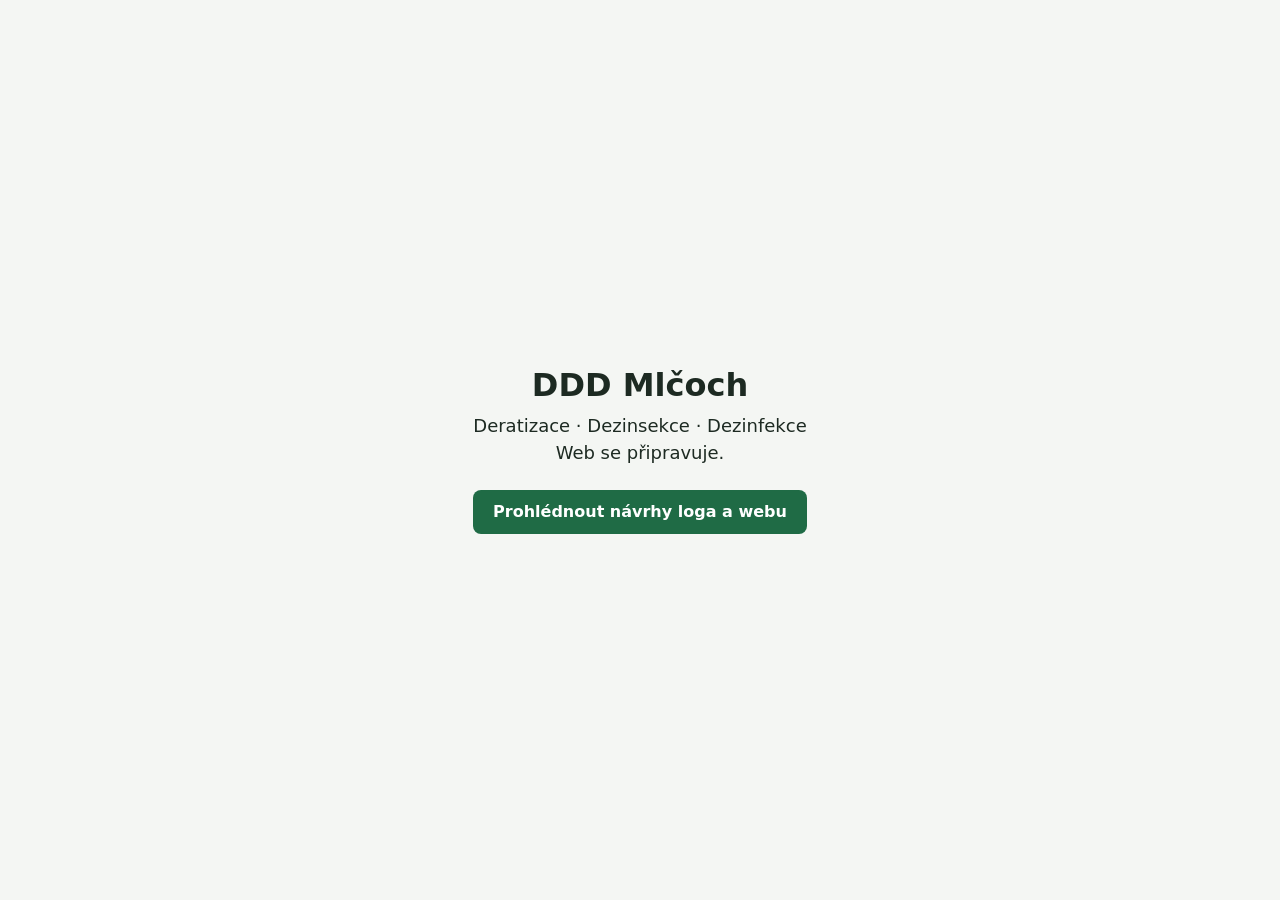
<file: index.html>
<!doctype html>
<html lang="cs">
<head>
<meta charset="utf-8">
<meta name="viewport" content="width=device-width, initial-scale=1">
<meta name="robots" content="noindex">
<title>DDD Mlčoch – web se připravuje</title>
<style>
  :root { color-scheme: light; }
  body { margin: 0; min-height: 100vh; display: grid; place-items: center; background: #f4f6f3; color: #1d2a22;
         font-family: system-ui, -apple-system, "Segoe UI", Roboto, "DejaVu Sans", sans-serif; padding: 16px; box-sizing: border-box; }
  main { max-width: 34rem; text-align: center; }
  h1 { font-size: 2rem; margin: 0 0 .25rem; }
  p { font-size: 1.125rem; line-height: 1.5; margin: .5rem 0 1.5rem; }
  a { display: inline-block; min-height: 44px; line-height: 44px; padding: 0 1.25rem; border-radius: 8px;
      background: #1f6b45; color: #fff; text-decoration: none; font-weight: 600; }
  a:hover, a:focus-visible { background: #17543a; }
</style>
</head>
<body>
<main>
  <h1>DDD Mlčoch</h1>
  <p>Deratizace · Dezinsekce · Dezinfekce<br>Web se připravuje.</p>
  <a href="navrhy/">Prohlédnout návrhy loga a webu</a>
</main>
</body>
</html>
</file>
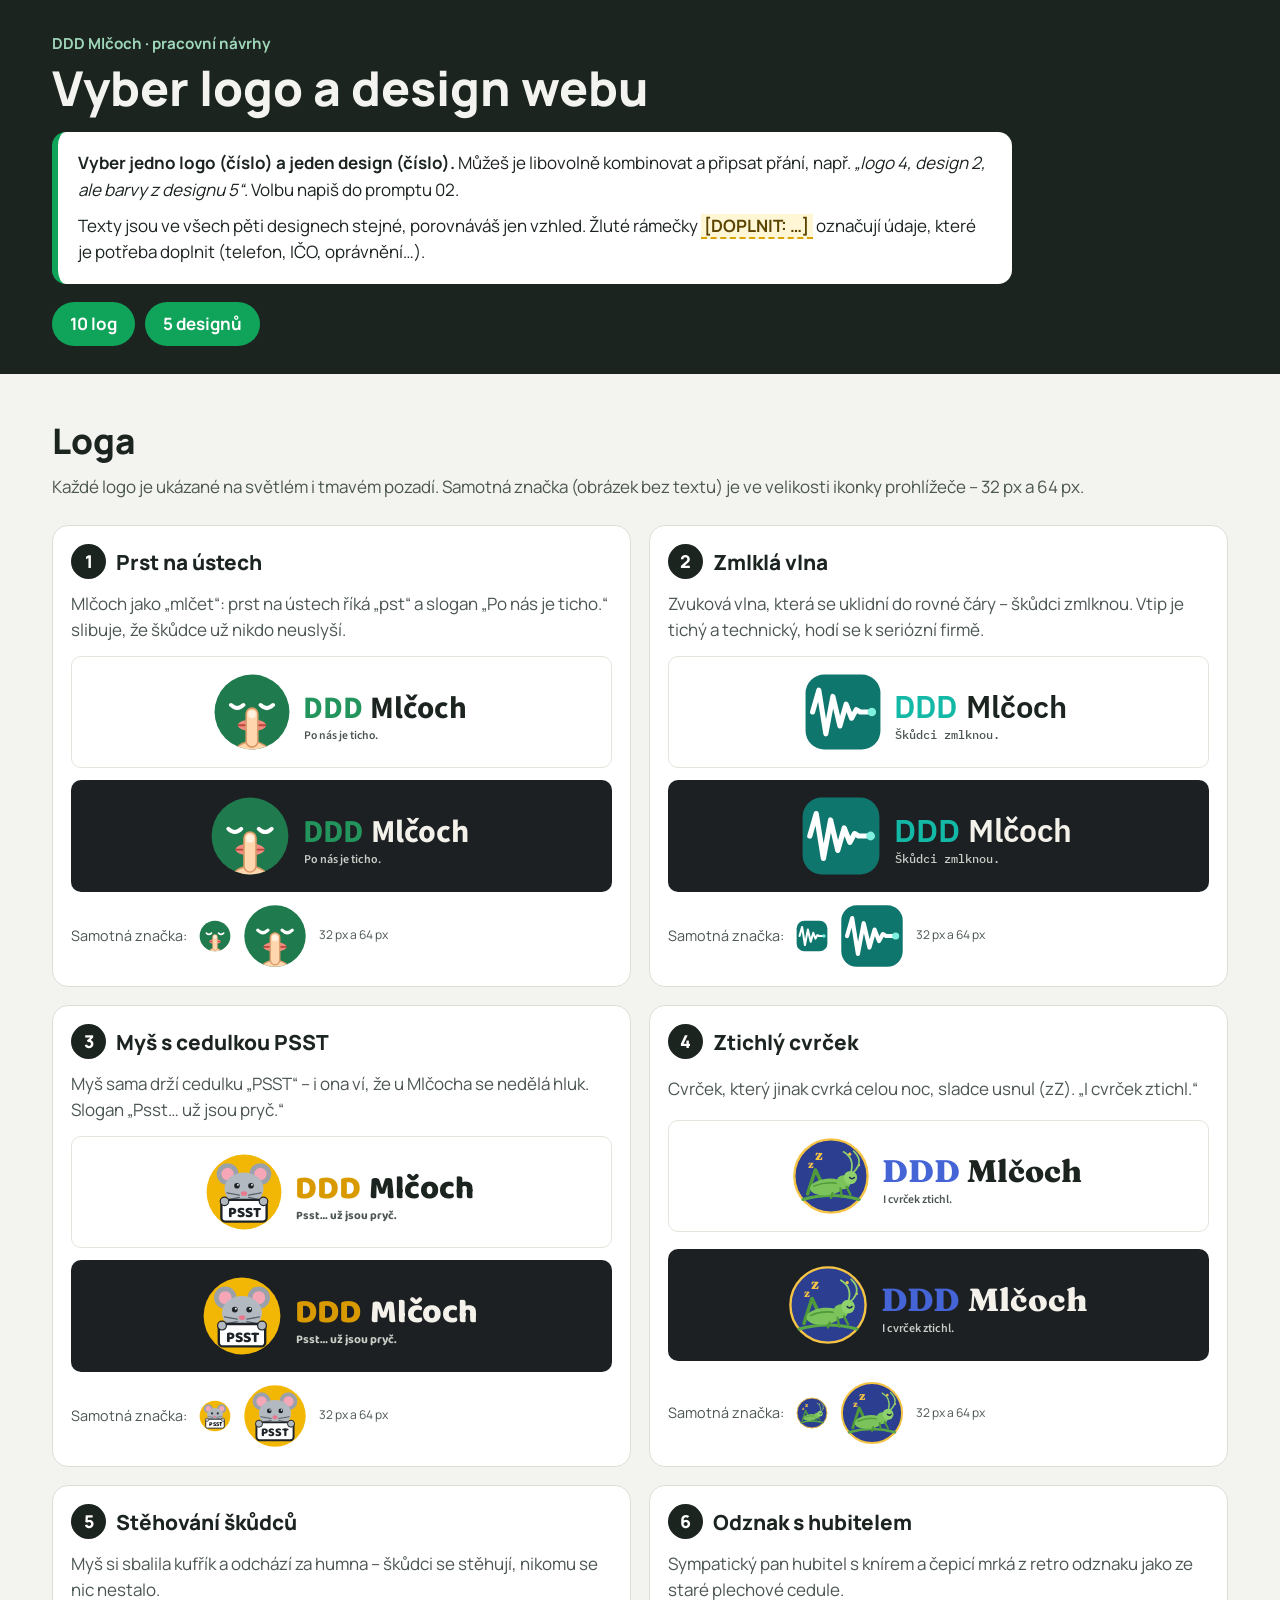
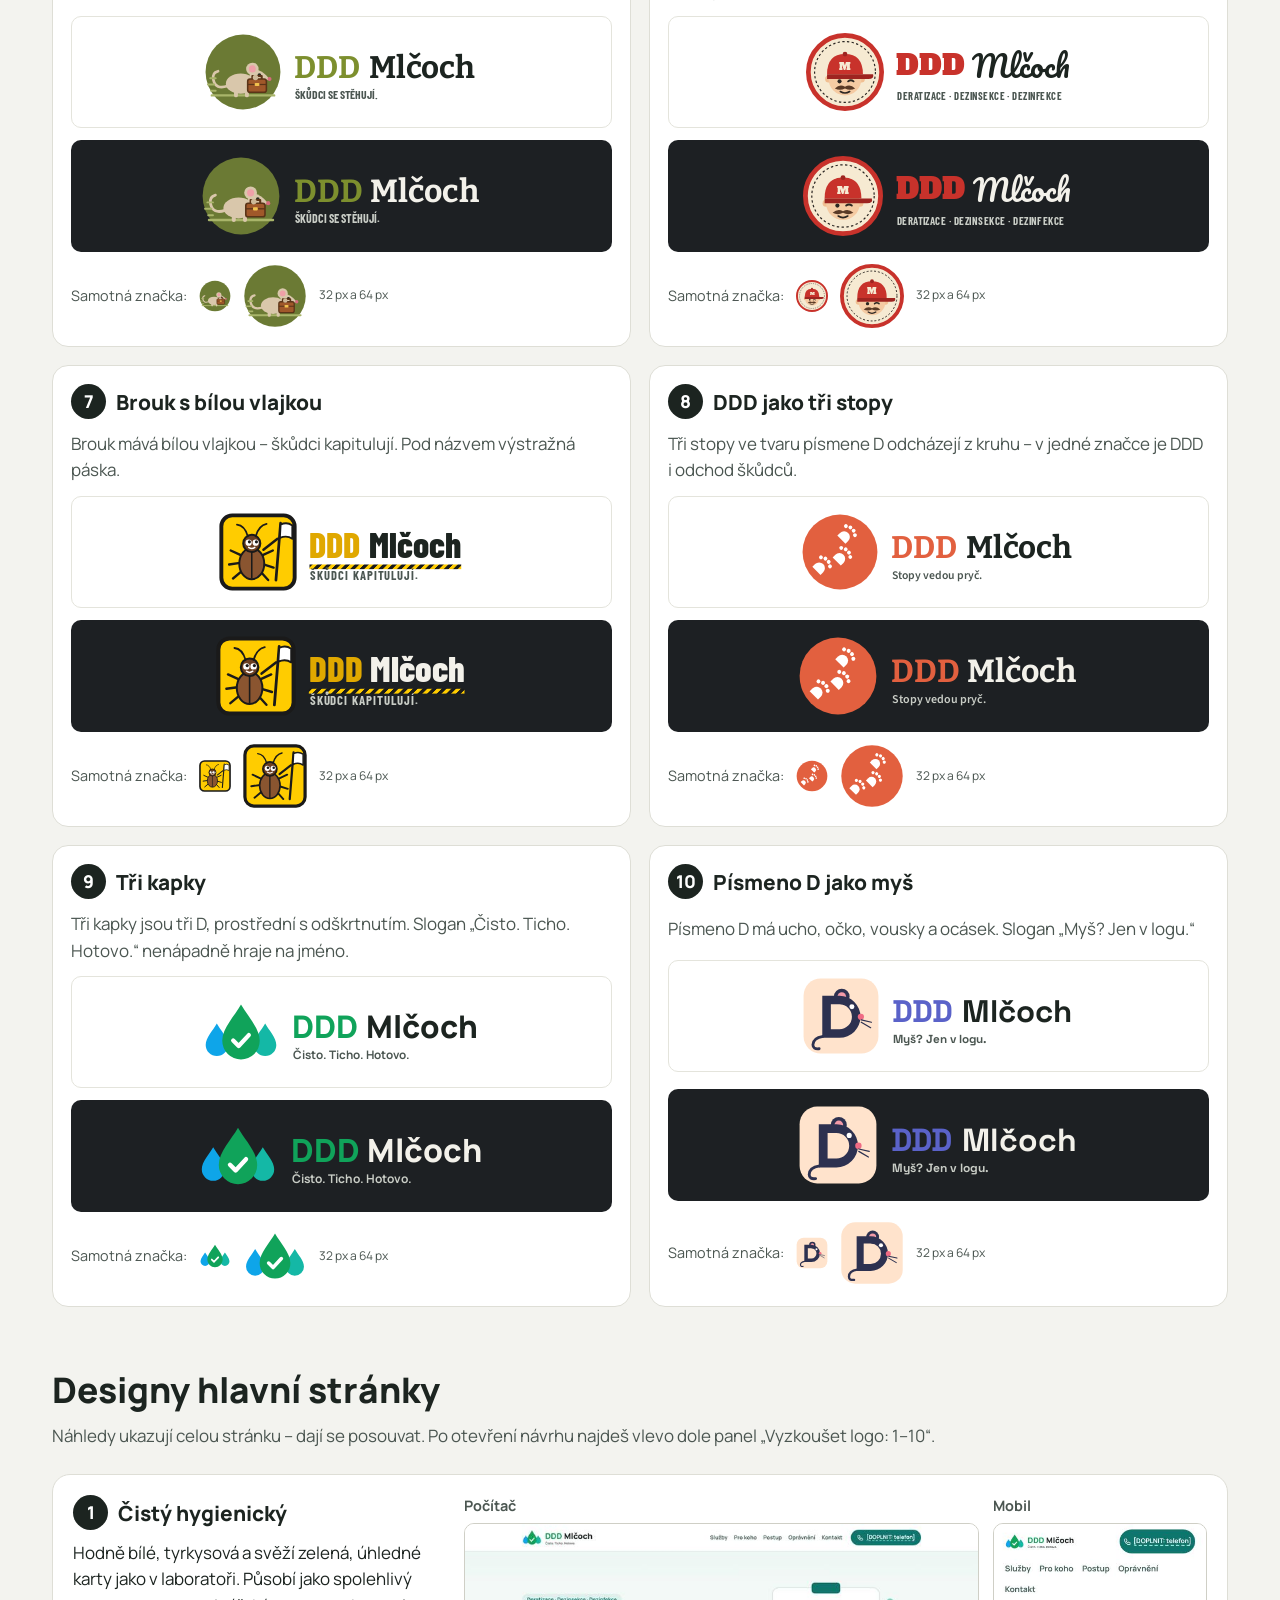
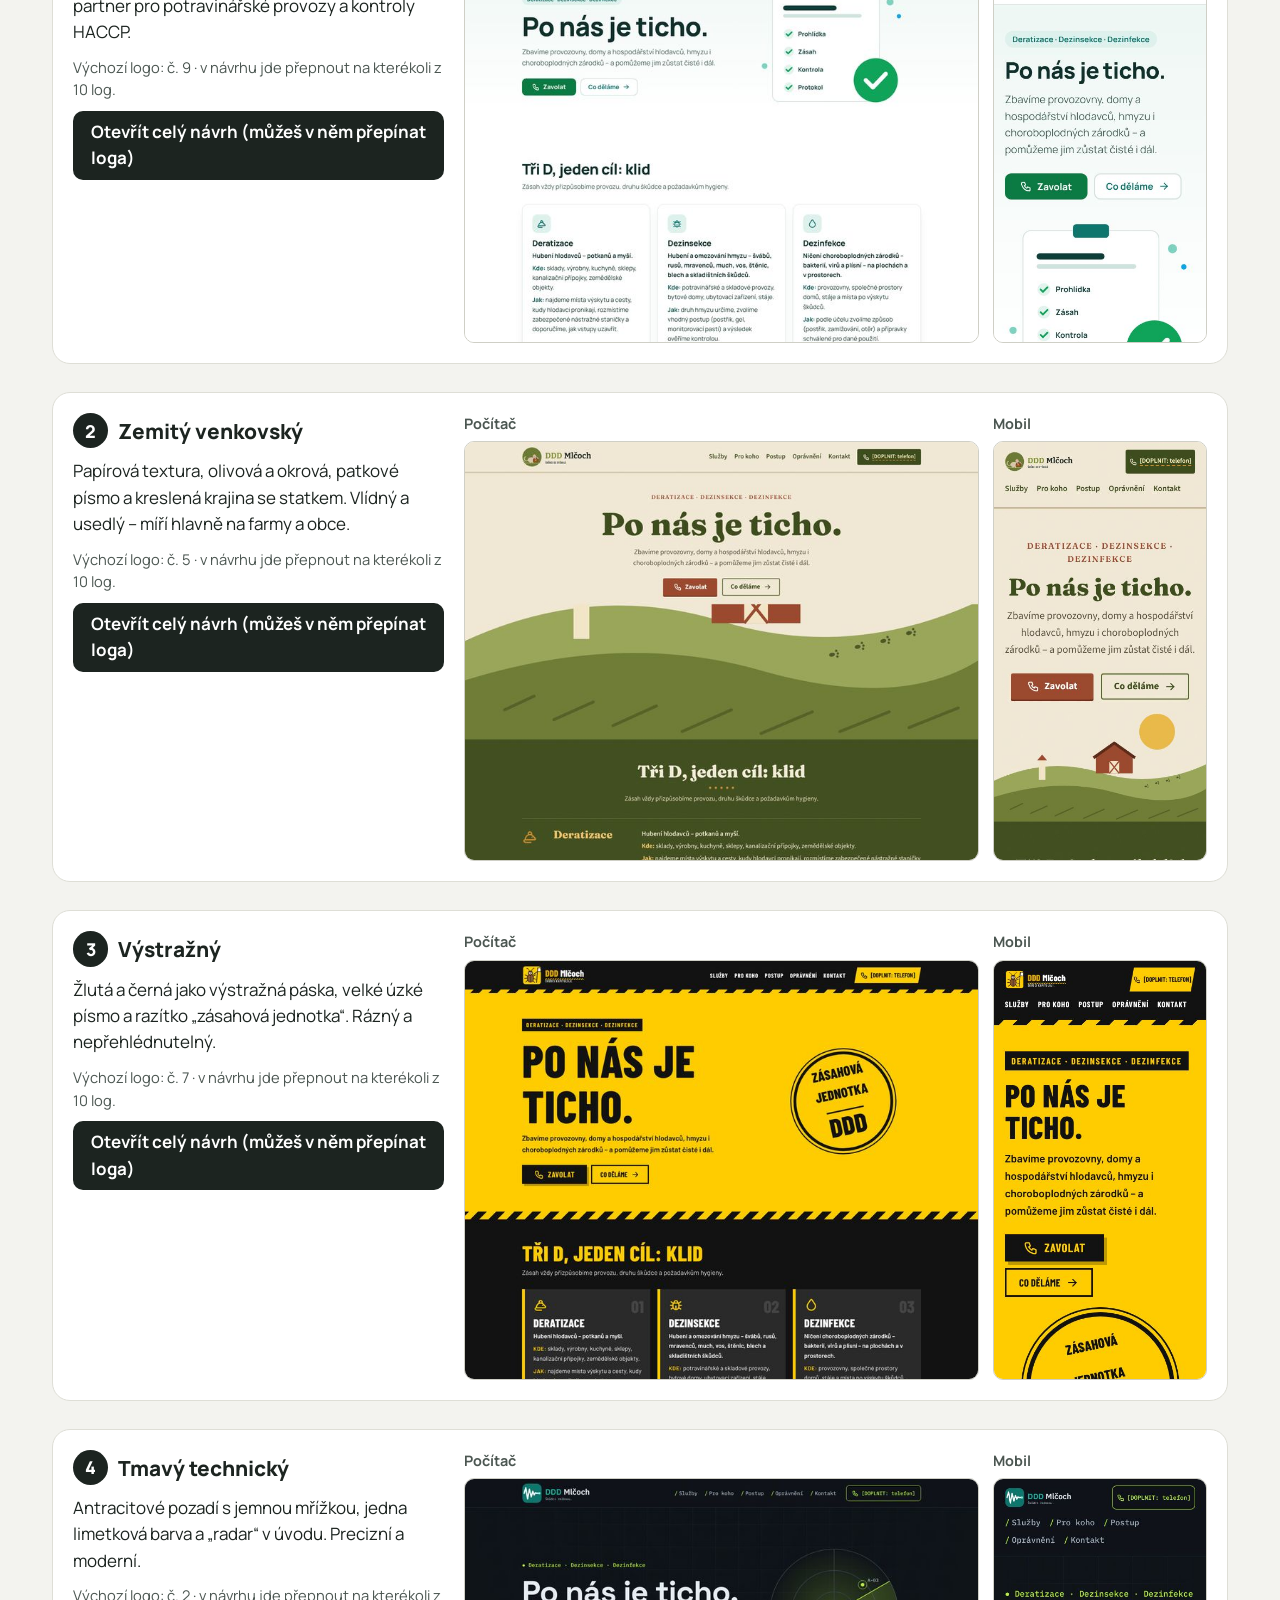
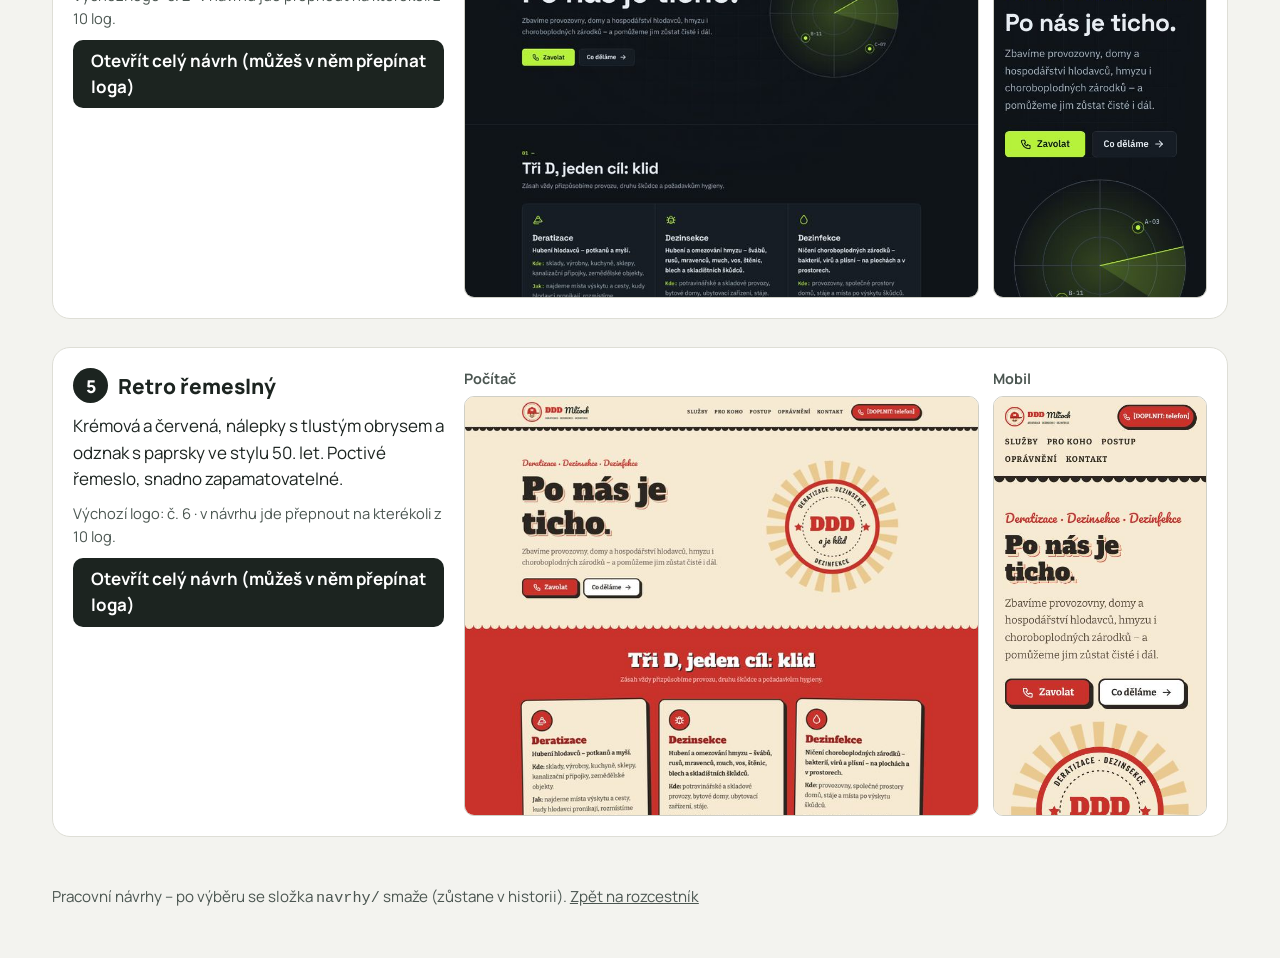
<file: navrhy/index.html>
<!doctype html>
<html lang="cs">
<head>
<meta charset="utf-8">
<meta name="viewport" content="width=device-width, initial-scale=1">
<meta name="robots" content="noindex">
<title>Návrhy loga a webu · DDD Mlčoch</title>
<link rel="stylesheet" href="spolecne/pisma.css">
<link rel="stylesheet" href="spolecne/galerie.css">
</head>
<body>
<!-- Vygenerováno skriptem navrhy/nastroje/designy.py -->
<header class="hlava">
  <div class="obal">
    <p class="nadtitulek">DDD Mlčoch · pracovní návrhy</p>
    <h1>Vyber logo a design webu</h1>
    <div class="navod">
      <p><strong>Vyber jedno logo (číslo) a jeden design (číslo).</strong> Můžeš je libovolně kombinovat a připsat přání, např. <em>„logo 4, design 2, ale barvy z designu 5“</em>. Volbu napiš do promptu 02.</p>
      <p>Texty jsou ve všech pěti designech stejné, porovnáváš jen vzhled. Žluté rámečky <span class="doplnit">[DOPLNIT: …]</span> označují údaje, které je potřeba doplnit (telefon, IČO, oprávnění…).</p>
    </div>
    <nav class="skoky" aria-label="Rychlé odkazy"><a href="#loga">10 log</a><a href="#designy">5 designů</a></nav>
  </div>
</header>
<main>
  <section id="loga" class="obal">
    <h2>Loga</h2>
    <p class="uvodni">Každé logo je ukázané na světlém i tmavém pozadí. Samotná značka (obrázek bez textu) je ve velikosti ikonky prohlížeče – 32 px a 64 px.</p>
    <div class="loga-mrizka">
      <article class="logo-karta" id="logo-1">
        <h3><span class="cislo">1</span> Prst na ústech</h3>
        <p>Mlčoch jako „mlčet“: prst na ústech říká „pst“ a slogan „Po nás je ticho.“ slibuje, že škůdce už nikdo neuslyší.</p>
        <div class="logo-nahled svetle" aria-label="Logo 1 na světlém pozadí"><svg xmlns="http://www.w3.org/2000/svg" viewBox="0 0 330 100" role="img" aria-label="DDD Mlčoch – logo">
  <g class="znacka">
  <clipPath id="l01-kruh-gs"><circle cx="50" cy="50" r="48"/></clipPath>
  <circle cx="50" cy="50" r="48" fill="#1f7a4d"/>
  <g clip-path="url(#l01-kruh-gs)">
    <path d="M23 41q8 8 16 0M61 41q8 8 16 0" fill="none" stroke="#fff" stroke-width="5" stroke-linecap="round"/>
    <ellipse cx="50" cy="67" rx="18" ry="7.5" fill="#f28b7f"/>
    <path d="M33 67h34" stroke="#b9473d" stroke-width="2.4" stroke-linecap="round"/>
    <ellipse cx="50" cy="104" rx="23" ry="16" fill="#ffd6ad" stroke="#d99a68" stroke-width="2"/>
    <rect x="42.5" y="45" width="15" height="50" rx="7.5" fill="#ffd6ad" stroke="#d99a68" stroke-width="2"/>
    <rect x="45.3" y="48" width="9.4" height="10" rx="4" fill="#fff1e0"/>
  </g>
  </g>
  <text x="116.0" y="58.0" font-family="'Source Sans 3','DejaVu Sans',sans-serif" font-weight="700" font-size="40" style="fill:#23955c">DDD</text>
  <text x="201.8" y="58.0" font-family="'Source Sans 3','DejaVu Sans',sans-serif" font-weight="700" font-size="40" style="fill:var(--logo-ink,#1c2420)">Mlčoch</text>
  <text x="117.0" y="84.0" font-family="'Source Sans 3','DejaVu Sans',sans-serif" font-weight="600" font-size="15" style="fill:var(--logo-ink2,#4b5651)">Po nás je ticho.</text>
</svg></div>
        <div class="logo-nahled tmave" aria-label="Logo 1 na tmavém pozadí"><svg xmlns="http://www.w3.org/2000/svg" viewBox="0 0 330 100" role="img" aria-label="DDD Mlčoch – logo">
  <g class="znacka">
  <clipPath id="l01-kruh-gt"><circle cx="50" cy="50" r="48"/></clipPath>
  <circle cx="50" cy="50" r="48" fill="#1f7a4d"/>
  <g clip-path="url(#l01-kruh-gt)">
    <path d="M23 41q8 8 16 0M61 41q8 8 16 0" fill="none" stroke="#fff" stroke-width="5" stroke-linecap="round"/>
    <ellipse cx="50" cy="67" rx="18" ry="7.5" fill="#f28b7f"/>
    <path d="M33 67h34" stroke="#b9473d" stroke-width="2.4" stroke-linecap="round"/>
    <ellipse cx="50" cy="104" rx="23" ry="16" fill="#ffd6ad" stroke="#d99a68" stroke-width="2"/>
    <rect x="42.5" y="45" width="15" height="50" rx="7.5" fill="#ffd6ad" stroke="#d99a68" stroke-width="2"/>
    <rect x="45.3" y="48" width="9.4" height="10" rx="4" fill="#fff1e0"/>
  </g>
  </g>
  <text x="116.0" y="58.0" font-family="'Source Sans 3','DejaVu Sans',sans-serif" font-weight="700" font-size="40" style="fill:#23955c">DDD</text>
  <text x="201.8" y="58.0" font-family="'Source Sans 3','DejaVu Sans',sans-serif" font-weight="700" font-size="40" style="fill:var(--logo-ink,#1c2420)">Mlčoch</text>
  <text x="117.0" y="84.0" font-family="'Source Sans 3','DejaVu Sans',sans-serif" font-weight="600" font-size="15" style="fill:var(--logo-ink2,#4b5651)">Po nás je ticho.</text>
</svg></div>
        <div class="znacky"><span>Samotná značka:</span><span class="z32" title="32 × 32 px"><svg xmlns="http://www.w3.org/2000/svg" viewBox="0 0 100 100" role="img" aria-label="DDD Mlčoch – značka">
  <clipPath id="l01-kruh-z32"><circle cx="50" cy="50" r="48"/></clipPath>
  <circle cx="50" cy="50" r="48" fill="#1f7a4d"/>
  <g clip-path="url(#l01-kruh-z32)">
    <path d="M23 41q8 8 16 0M61 41q8 8 16 0" fill="none" stroke="#fff" stroke-width="5" stroke-linecap="round"/>
    <ellipse cx="50" cy="67" rx="18" ry="7.5" fill="#f28b7f"/>
    <path d="M33 67h34" stroke="#b9473d" stroke-width="2.4" stroke-linecap="round"/>
    <ellipse cx="50" cy="104" rx="23" ry="16" fill="#ffd6ad" stroke="#d99a68" stroke-width="2"/>
    <rect x="42.5" y="45" width="15" height="50" rx="7.5" fill="#ffd6ad" stroke="#d99a68" stroke-width="2"/>
    <rect x="45.3" y="48" width="9.4" height="10" rx="4" fill="#fff1e0"/>
  </g>
</svg></span><span class="z64" title="64 × 64 px"><svg xmlns="http://www.w3.org/2000/svg" viewBox="0 0 100 100" role="img" aria-label="DDD Mlčoch – značka">
  <clipPath id="l01-kruh-z64"><circle cx="50" cy="50" r="48"/></clipPath>
  <circle cx="50" cy="50" r="48" fill="#1f7a4d"/>
  <g clip-path="url(#l01-kruh-z64)">
    <path d="M23 41q8 8 16 0M61 41q8 8 16 0" fill="none" stroke="#fff" stroke-width="5" stroke-linecap="round"/>
    <ellipse cx="50" cy="67" rx="18" ry="7.5" fill="#f28b7f"/>
    <path d="M33 67h34" stroke="#b9473d" stroke-width="2.4" stroke-linecap="round"/>
    <ellipse cx="50" cy="104" rx="23" ry="16" fill="#ffd6ad" stroke="#d99a68" stroke-width="2"/>
    <rect x="42.5" y="45" width="15" height="50" rx="7.5" fill="#ffd6ad" stroke="#d99a68" stroke-width="2"/>
    <rect x="45.3" y="48" width="9.4" height="10" rx="4" fill="#fff1e0"/>
  </g>
</svg></span><small>32 px a 64 px</small></div>
      </article>
      <article class="logo-karta" id="logo-2">
        <h3><span class="cislo">2</span> Zmlklá vlna</h3>
        <p>Zvuková vlna, která se uklidní do rovné čáry – škůdci zmlknou. Vtip je tichý a technický, hodí se k seriózní firmě.</p>
        <div class="logo-nahled svetle" aria-label="Logo 2 na světlém pozadí"><svg xmlns="http://www.w3.org/2000/svg" viewBox="0 0 344 100" role="img" aria-label="DDD Mlčoch – logo">
  <g class="znacka">
  <rect x="2" y="2" width="96" height="96" rx="24" fill="#0f766e"/>
  <path d="M11 50 19 22 28 78 37 30 46 68 54 40 61 58 67 47 72 50H86" fill="none" stroke="#fff" stroke-width="6.5" stroke-linecap="round" stroke-linejoin="round"/>
  <circle cx="87" cy="50" r="5.5" fill="#7ff0dd"/>
  </g>
  <text x="116.0" y="58.0" font-family="'IBM Plex Sans','DejaVu Sans',sans-serif" font-weight="600" font-size="40" style="fill:#14b8a6">DDD</text>
  <text x="208.3" y="58.0" font-family="'IBM Plex Sans','DejaVu Sans',sans-serif" font-weight="600" font-size="40" style="fill:var(--logo-ink,#1c2420)">Mlčoch</text>
  <text x="117.0" y="84.0" font-family="'IBM Plex Mono','DejaVu Sans Mono',monospace" font-weight="500" font-size="15" style="fill:var(--logo-ink2,#4b5651)">Škůdci zmlknou.</text>
</svg></div>
        <div class="logo-nahled tmave" aria-label="Logo 2 na tmavém pozadí"><svg xmlns="http://www.w3.org/2000/svg" viewBox="0 0 344 100" role="img" aria-label="DDD Mlčoch – logo">
  <g class="znacka">
  <rect x="2" y="2" width="96" height="96" rx="24" fill="#0f766e"/>
  <path d="M11 50 19 22 28 78 37 30 46 68 54 40 61 58 67 47 72 50H86" fill="none" stroke="#fff" stroke-width="6.5" stroke-linecap="round" stroke-linejoin="round"/>
  <circle cx="87" cy="50" r="5.5" fill="#7ff0dd"/>
  </g>
  <text x="116.0" y="58.0" font-family="'IBM Plex Sans','DejaVu Sans',sans-serif" font-weight="600" font-size="40" style="fill:#14b8a6">DDD</text>
  <text x="208.3" y="58.0" font-family="'IBM Plex Sans','DejaVu Sans',sans-serif" font-weight="600" font-size="40" style="fill:var(--logo-ink,#1c2420)">Mlčoch</text>
  <text x="117.0" y="84.0" font-family="'IBM Plex Mono','DejaVu Sans Mono',monospace" font-weight="500" font-size="15" style="fill:var(--logo-ink2,#4b5651)">Škůdci zmlknou.</text>
</svg></div>
        <div class="znacky"><span>Samotná značka:</span><span class="z32" title="32 × 32 px"><svg xmlns="http://www.w3.org/2000/svg" viewBox="0 0 100 100" role="img" aria-label="DDD Mlčoch – značka">
  <rect x="2" y="2" width="96" height="96" rx="24" fill="#0f766e"/>
  <path d="M11 50 19 22 28 78 37 30 46 68 54 40 61 58 67 47 72 50H86" fill="none" stroke="#fff" stroke-width="6.5" stroke-linecap="round" stroke-linejoin="round"/>
  <circle cx="87" cy="50" r="5.5" fill="#7ff0dd"/>
</svg></span><span class="z64" title="64 × 64 px"><svg xmlns="http://www.w3.org/2000/svg" viewBox="0 0 100 100" role="img" aria-label="DDD Mlčoch – značka">
  <rect x="2" y="2" width="96" height="96" rx="24" fill="#0f766e"/>
  <path d="M11 50 19 22 28 78 37 30 46 68 54 40 61 58 67 47 72 50H86" fill="none" stroke="#fff" stroke-width="6.5" stroke-linecap="round" stroke-linejoin="round"/>
  <circle cx="87" cy="50" r="5.5" fill="#7ff0dd"/>
</svg></span><small>32 px a 64 px</small></div>
      </article>
      <article class="logo-karta" id="logo-3">
        <h3><span class="cislo">3</span> Myš s cedulkou PSST</h3>
        <p>Myš sama drží cedulku „PSST“ – i ona ví, že u Mlčocha se nedělá hluk. Slogan „Psst… už jsou pryč.“</p>
        <div class="logo-nahled svetle" aria-label="Logo 3 na světlém pozadí"><svg xmlns="http://www.w3.org/2000/svg" viewBox="0 0 350 100" role="img" aria-label="DDD Mlčoch – logo">
  <g class="znacka">
  <circle cx="50" cy="50" r="48" fill="#f2b705"/>
  <circle cx="29" cy="27" r="14" fill="#9aa1aa"/><circle cx="71" cy="27" r="14" fill="#9aa1aa"/>
  <circle cx="29" cy="27" r="8" fill="#f5a7b8"/><circle cx="71" cy="27" r="8" fill="#f5a7b8"/>
  <ellipse cx="50" cy="46" rx="25" ry="21" fill="#b3b9c1"/>
  <circle cx="41" cy="42" r="3.6" fill="#1e2328"/><circle cx="59" cy="42" r="3.6" fill="#1e2328"/>
  <circle cx="42.2" cy="40.8" r="1.2" fill="#fff"/><circle cx="60.2" cy="40.8" r="1.2" fill="#fff"/>
  <ellipse cx="50" cy="52" rx="4" ry="3" fill="#e9798f"/>
  <path d="M44 54 28 51M44 57 29 60M56 54 72 51M56 57 71 60" stroke="#5b6168" stroke-width="1.6" stroke-linecap="round"/>
  <rect x="21" y="60" width="58" height="28" rx="5" fill="#fff" stroke="#1e2328" stroke-width="3"/>
  <circle cx="25" cy="62" r="5.5" fill="#b3b9c1" stroke="#1e2328" stroke-width="1.5"/><circle cx="75" cy="62" r="5.5" fill="#b3b9c1" stroke="#1e2328" stroke-width="1.5"/>
  <text x="50" y="82" text-anchor="middle" font-family="'Baloo 2','DejaVu Sans',sans-serif" font-weight="800" font-size="19" fill="#1e2328">PSST</text>
  </g>
  <text x="116.0" y="58.0" font-family="'Baloo 2','DejaVu Sans',sans-serif" font-weight="800" font-size="42" style="fill:#d99a00">DDD</text>
  <text x="210.0" y="58.0" font-family="'Baloo 2','DejaVu Sans',sans-serif" font-weight="800" font-size="42" style="fill:var(--logo-ink,#1c2420)">Mlčoch</text>
  <text x="117.0" y="84.0" font-family="'Baloo 2','DejaVu Sans',sans-serif" font-weight="700" font-size="15" style="fill:var(--logo-ink2,#4b5651)">Psst… už jsou pryč.</text>
</svg></div>
        <div class="logo-nahled tmave" aria-label="Logo 3 na tmavém pozadí"><svg xmlns="http://www.w3.org/2000/svg" viewBox="0 0 350 100" role="img" aria-label="DDD Mlčoch – logo">
  <g class="znacka">
  <circle cx="50" cy="50" r="48" fill="#f2b705"/>
  <circle cx="29" cy="27" r="14" fill="#9aa1aa"/><circle cx="71" cy="27" r="14" fill="#9aa1aa"/>
  <circle cx="29" cy="27" r="8" fill="#f5a7b8"/><circle cx="71" cy="27" r="8" fill="#f5a7b8"/>
  <ellipse cx="50" cy="46" rx="25" ry="21" fill="#b3b9c1"/>
  <circle cx="41" cy="42" r="3.6" fill="#1e2328"/><circle cx="59" cy="42" r="3.6" fill="#1e2328"/>
  <circle cx="42.2" cy="40.8" r="1.2" fill="#fff"/><circle cx="60.2" cy="40.8" r="1.2" fill="#fff"/>
  <ellipse cx="50" cy="52" rx="4" ry="3" fill="#e9798f"/>
  <path d="M44 54 28 51M44 57 29 60M56 54 72 51M56 57 71 60" stroke="#5b6168" stroke-width="1.6" stroke-linecap="round"/>
  <rect x="21" y="60" width="58" height="28" rx="5" fill="#fff" stroke="#1e2328" stroke-width="3"/>
  <circle cx="25" cy="62" r="5.5" fill="#b3b9c1" stroke="#1e2328" stroke-width="1.5"/><circle cx="75" cy="62" r="5.5" fill="#b3b9c1" stroke="#1e2328" stroke-width="1.5"/>
  <text x="50" y="82" text-anchor="middle" font-family="'Baloo 2','DejaVu Sans',sans-serif" font-weight="800" font-size="19" fill="#1e2328">PSST</text>
  </g>
  <text x="116.0" y="58.0" font-family="'Baloo 2','DejaVu Sans',sans-serif" font-weight="800" font-size="42" style="fill:#d99a00">DDD</text>
  <text x="210.0" y="58.0" font-family="'Baloo 2','DejaVu Sans',sans-serif" font-weight="800" font-size="42" style="fill:var(--logo-ink,#1c2420)">Mlčoch</text>
  <text x="117.0" y="84.0" font-family="'Baloo 2','DejaVu Sans',sans-serif" font-weight="700" font-size="15" style="fill:var(--logo-ink2,#4b5651)">Psst… už jsou pryč.</text>
</svg></div>
        <div class="znacky"><span>Samotná značka:</span><span class="z32" title="32 × 32 px"><svg xmlns="http://www.w3.org/2000/svg" viewBox="0 0 100 100" role="img" aria-label="DDD Mlčoch – značka">
  <circle cx="50" cy="50" r="48" fill="#f2b705"/>
  <circle cx="29" cy="27" r="14" fill="#9aa1aa"/><circle cx="71" cy="27" r="14" fill="#9aa1aa"/>
  <circle cx="29" cy="27" r="8" fill="#f5a7b8"/><circle cx="71" cy="27" r="8" fill="#f5a7b8"/>
  <ellipse cx="50" cy="46" rx="25" ry="21" fill="#b3b9c1"/>
  <circle cx="41" cy="42" r="3.6" fill="#1e2328"/><circle cx="59" cy="42" r="3.6" fill="#1e2328"/>
  <circle cx="42.2" cy="40.8" r="1.2" fill="#fff"/><circle cx="60.2" cy="40.8" r="1.2" fill="#fff"/>
  <ellipse cx="50" cy="52" rx="4" ry="3" fill="#e9798f"/>
  <path d="M44 54 28 51M44 57 29 60M56 54 72 51M56 57 71 60" stroke="#5b6168" stroke-width="1.6" stroke-linecap="round"/>
  <rect x="21" y="60" width="58" height="28" rx="5" fill="#fff" stroke="#1e2328" stroke-width="3"/>
  <circle cx="25" cy="62" r="5.5" fill="#b3b9c1" stroke="#1e2328" stroke-width="1.5"/><circle cx="75" cy="62" r="5.5" fill="#b3b9c1" stroke="#1e2328" stroke-width="1.5"/>
  <text x="50" y="82" text-anchor="middle" font-family="'Baloo 2','DejaVu Sans',sans-serif" font-weight="800" font-size="19" fill="#1e2328">PSST</text>
</svg></span><span class="z64" title="64 × 64 px"><svg xmlns="http://www.w3.org/2000/svg" viewBox="0 0 100 100" role="img" aria-label="DDD Mlčoch – značka">
  <circle cx="50" cy="50" r="48" fill="#f2b705"/>
  <circle cx="29" cy="27" r="14" fill="#9aa1aa"/><circle cx="71" cy="27" r="14" fill="#9aa1aa"/>
  <circle cx="29" cy="27" r="8" fill="#f5a7b8"/><circle cx="71" cy="27" r="8" fill="#f5a7b8"/>
  <ellipse cx="50" cy="46" rx="25" ry="21" fill="#b3b9c1"/>
  <circle cx="41" cy="42" r="3.6" fill="#1e2328"/><circle cx="59" cy="42" r="3.6" fill="#1e2328"/>
  <circle cx="42.2" cy="40.8" r="1.2" fill="#fff"/><circle cx="60.2" cy="40.8" r="1.2" fill="#fff"/>
  <ellipse cx="50" cy="52" rx="4" ry="3" fill="#e9798f"/>
  <path d="M44 54 28 51M44 57 29 60M56 54 72 51M56 57 71 60" stroke="#5b6168" stroke-width="1.6" stroke-linecap="round"/>
  <rect x="21" y="60" width="58" height="28" rx="5" fill="#fff" stroke="#1e2328" stroke-width="3"/>
  <circle cx="25" cy="62" r="5.5" fill="#b3b9c1" stroke="#1e2328" stroke-width="1.5"/><circle cx="75" cy="62" r="5.5" fill="#b3b9c1" stroke="#1e2328" stroke-width="1.5"/>
  <text x="50" y="82" text-anchor="middle" font-family="'Baloo 2','DejaVu Sans',sans-serif" font-weight="800" font-size="19" fill="#1e2328">PSST</text>
</svg></span><small>32 px a 64 px</small></div>
      </article>
      <article class="logo-karta" id="logo-4">
        <h3><span class="cislo">4</span> Ztichlý cvrček</h3>
        <p>Cvrček, který jinak cvrká celou noc, sladce usnul (zZ). „I cvrček ztichl.“</p>
        <div class="logo-nahled svetle" aria-label="Logo 4 na světlém pozadí"><svg xmlns="http://www.w3.org/2000/svg" viewBox="0 0 376 100" role="img" aria-label="DDD Mlčoch – logo">
  <g class="znacka">
  <circle cx="50" cy="50" r="47" fill="#2c3e8f" stroke="#f6c445" stroke-width="3"/>
  <circle cx="74" cy="22" r="2" fill="#f6c445"/><circle cx="86" cy="36" r="1.5" fill="#f6c445"/>
  <path d="M14 80q36-10 72 0" fill="none" stroke="#5aa845" stroke-width="4" stroke-linecap="round"/>
  <path d="M40 63 30 42 20 73" fill="none" stroke="#4f9a3a" stroke-width="4.5" stroke-linecap="round" stroke-linejoin="round"/>
  <ellipse cx="45" cy="64" rx="22" ry="10.5" fill="#7cc35b" transform="rotate(-6 45 64)"/>
  <path d="M28 63q16-7 33-3" fill="none" stroke="#4f9a3a" stroke-width="2" stroke-linecap="round"/>
  <circle cx="66" cy="58" r="9" fill="#7cc35b"/><circle cx="75" cy="52" r="8.5" fill="#8fd16c"/>
  <path d="M74 52q3 3 6 0" fill="none" stroke="#1e2a4f" stroke-width="2" stroke-linecap="round"/>
  <path d="M79 45q14-14 0-27M76 44q4-17-10-25" fill="none" stroke="#8fd16c" stroke-width="2.2" stroke-linecap="round"/>
  <path d="M52 72 50 78M62 66 64 77M70 64 75 74" stroke="#4f9a3a" stroke-width="3" stroke-linecap="round"/>
  <text x="20" y="40" font-family="'Fraunces','DejaVu Serif',serif" font-weight="800" font-size="14" fill="#f6c445">z</text>
  <text x="29" y="30" font-family="'Fraunces','DejaVu Serif',serif" font-weight="800" font-size="19" fill="#f6c445">z</text>
  </g>
  <text x="116.0" y="58.0" font-family="'Fraunces','DejaVu Serif',serif" font-weight="800" font-size="40" style="fill:#4565d6">DDD</text>
  <text x="224.7" y="58.0" font-family="'Fraunces','DejaVu Serif',serif" font-weight="800" font-size="40" style="fill:var(--logo-ink,#1c2420)">Mlčoch</text>
  <text x="117.0" y="84.0" font-family="'Source Sans 3','DejaVu Sans',sans-serif" font-weight="600" font-size="15" style="fill:var(--logo-ink2,#4b5651)">I cvrček ztichl.</text>
</svg></div>
        <div class="logo-nahled tmave" aria-label="Logo 4 na tmavém pozadí"><svg xmlns="http://www.w3.org/2000/svg" viewBox="0 0 376 100" role="img" aria-label="DDD Mlčoch – logo">
  <g class="znacka">
  <circle cx="50" cy="50" r="47" fill="#2c3e8f" stroke="#f6c445" stroke-width="3"/>
  <circle cx="74" cy="22" r="2" fill="#f6c445"/><circle cx="86" cy="36" r="1.5" fill="#f6c445"/>
  <path d="M14 80q36-10 72 0" fill="none" stroke="#5aa845" stroke-width="4" stroke-linecap="round"/>
  <path d="M40 63 30 42 20 73" fill="none" stroke="#4f9a3a" stroke-width="4.5" stroke-linecap="round" stroke-linejoin="round"/>
  <ellipse cx="45" cy="64" rx="22" ry="10.5" fill="#7cc35b" transform="rotate(-6 45 64)"/>
  <path d="M28 63q16-7 33-3" fill="none" stroke="#4f9a3a" stroke-width="2" stroke-linecap="round"/>
  <circle cx="66" cy="58" r="9" fill="#7cc35b"/><circle cx="75" cy="52" r="8.5" fill="#8fd16c"/>
  <path d="M74 52q3 3 6 0" fill="none" stroke="#1e2a4f" stroke-width="2" stroke-linecap="round"/>
  <path d="M79 45q14-14 0-27M76 44q4-17-10-25" fill="none" stroke="#8fd16c" stroke-width="2.2" stroke-linecap="round"/>
  <path d="M52 72 50 78M62 66 64 77M70 64 75 74" stroke="#4f9a3a" stroke-width="3" stroke-linecap="round"/>
  <text x="20" y="40" font-family="'Fraunces','DejaVu Serif',serif" font-weight="800" font-size="14" fill="#f6c445">z</text>
  <text x="29" y="30" font-family="'Fraunces','DejaVu Serif',serif" font-weight="800" font-size="19" fill="#f6c445">z</text>
  </g>
  <text x="116.0" y="58.0" font-family="'Fraunces','DejaVu Serif',serif" font-weight="800" font-size="40" style="fill:#4565d6">DDD</text>
  <text x="224.7" y="58.0" font-family="'Fraunces','DejaVu Serif',serif" font-weight="800" font-size="40" style="fill:var(--logo-ink,#1c2420)">Mlčoch</text>
  <text x="117.0" y="84.0" font-family="'Source Sans 3','DejaVu Sans',sans-serif" font-weight="600" font-size="15" style="fill:var(--logo-ink2,#4b5651)">I cvrček ztichl.</text>
</svg></div>
        <div class="znacky"><span>Samotná značka:</span><span class="z32" title="32 × 32 px"><svg xmlns="http://www.w3.org/2000/svg" viewBox="0 0 100 100" role="img" aria-label="DDD Mlčoch – značka">
  <circle cx="50" cy="50" r="47" fill="#2c3e8f" stroke="#f6c445" stroke-width="3"/>
  <circle cx="74" cy="22" r="2" fill="#f6c445"/><circle cx="86" cy="36" r="1.5" fill="#f6c445"/>
  <path d="M14 80q36-10 72 0" fill="none" stroke="#5aa845" stroke-width="4" stroke-linecap="round"/>
  <path d="M40 63 30 42 20 73" fill="none" stroke="#4f9a3a" stroke-width="4.5" stroke-linecap="round" stroke-linejoin="round"/>
  <ellipse cx="45" cy="64" rx="22" ry="10.5" fill="#7cc35b" transform="rotate(-6 45 64)"/>
  <path d="M28 63q16-7 33-3" fill="none" stroke="#4f9a3a" stroke-width="2" stroke-linecap="round"/>
  <circle cx="66" cy="58" r="9" fill="#7cc35b"/><circle cx="75" cy="52" r="8.5" fill="#8fd16c"/>
  <path d="M74 52q3 3 6 0" fill="none" stroke="#1e2a4f" stroke-width="2" stroke-linecap="round"/>
  <path d="M79 45q14-14 0-27M76 44q4-17-10-25" fill="none" stroke="#8fd16c" stroke-width="2.2" stroke-linecap="round"/>
  <path d="M52 72 50 78M62 66 64 77M70 64 75 74" stroke="#4f9a3a" stroke-width="3" stroke-linecap="round"/>
  <text x="20" y="40" font-family="'Fraunces','DejaVu Serif',serif" font-weight="800" font-size="14" fill="#f6c445">z</text>
  <text x="29" y="30" font-family="'Fraunces','DejaVu Serif',serif" font-weight="800" font-size="19" fill="#f6c445">z</text>
</svg></span><span class="z64" title="64 × 64 px"><svg xmlns="http://www.w3.org/2000/svg" viewBox="0 0 100 100" role="img" aria-label="DDD Mlčoch – značka">
  <circle cx="50" cy="50" r="47" fill="#2c3e8f" stroke="#f6c445" stroke-width="3"/>
  <circle cx="74" cy="22" r="2" fill="#f6c445"/><circle cx="86" cy="36" r="1.5" fill="#f6c445"/>
  <path d="M14 80q36-10 72 0" fill="none" stroke="#5aa845" stroke-width="4" stroke-linecap="round"/>
  <path d="M40 63 30 42 20 73" fill="none" stroke="#4f9a3a" stroke-width="4.5" stroke-linecap="round" stroke-linejoin="round"/>
  <ellipse cx="45" cy="64" rx="22" ry="10.5" fill="#7cc35b" transform="rotate(-6 45 64)"/>
  <path d="M28 63q16-7 33-3" fill="none" stroke="#4f9a3a" stroke-width="2" stroke-linecap="round"/>
  <circle cx="66" cy="58" r="9" fill="#7cc35b"/><circle cx="75" cy="52" r="8.5" fill="#8fd16c"/>
  <path d="M74 52q3 3 6 0" fill="none" stroke="#1e2a4f" stroke-width="2" stroke-linecap="round"/>
  <path d="M79 45q14-14 0-27M76 44q4-17-10-25" fill="none" stroke="#8fd16c" stroke-width="2.2" stroke-linecap="round"/>
  <path d="M52 72 50 78M62 66 64 77M70 64 75 74" stroke="#4f9a3a" stroke-width="3" stroke-linecap="round"/>
  <text x="20" y="40" font-family="'Fraunces','DejaVu Serif',serif" font-weight="800" font-size="14" fill="#f6c445">z</text>
  <text x="29" y="30" font-family="'Fraunces','DejaVu Serif',serif" font-weight="800" font-size="19" fill="#f6c445">z</text>
</svg></span><small>32 px a 64 px</small></div>
      </article>
      <article class="logo-karta" id="logo-5">
        <h3><span class="cislo">5</span> Stěhování škůdců</h3>
        <p>Myš si sbalila kufřík a odchází za humna – škůdci se stěhují, nikomu se nic nestalo.</p>
        <div class="logo-nahled svetle" aria-label="Logo 5 na světlém pozadí"><svg xmlns="http://www.w3.org/2000/svg" viewBox="0 0 352 100" role="img" aria-label="DDD Mlčoch – logo">
  <g class="znacka">
  <circle cx="50" cy="50" r="48" fill="#6b7a34"/>
  <path d="M10 80H90" stroke="#a9b56a" stroke-width="3" stroke-linecap="round"/>
  <path d="M30 68q-15 5-18-8q-2-9 6-11" fill="none" stroke="#d9c7ab" stroke-width="3.5" stroke-linecap="round"/>
  <path d="M41 76v4M55 76v4" stroke="#d9c7ab" stroke-width="5" stroke-linecap="round"/>
  <ellipse cx="47" cy="65" rx="19" ry="13" fill="#d9c7ab"/>
  <path d="M59 47Q72 44 84 59Q73 66 58 64Z" fill="#d9c7ab"/>
  <circle cx="62" cy="46" r="8" fill="#d9c7ab"/><circle cx="62" cy="46" r="4.5" fill="#efa0a8"/>
  <circle cx="71" cy="54" r="2.3" fill="#2a2a20"/><circle cx="84" cy="59" r="2.6" fill="#d76a7c"/>
  <path d="M62 60v-5h12v5" fill="none" stroke="#5a3418" stroke-width="2.6" stroke-linejoin="round"/>
  <rect x="56" y="59" width="24" height="17" rx="3" fill="#a0582a" stroke="#5a3418" stroke-width="2"/>
  <path d="M56 66h24" stroke="#5a3418" stroke-width="1.6"/><rect x="65" y="64" width="6" height="4" rx="1" fill="#f2c14e"/>
  <circle cx="66" cy="57" r="3.5" fill="#cdb898"/>
  <path d="M8 58h7M5 66h8M9 74h6" stroke="#a9b56a" stroke-width="2.4" stroke-linecap="round"/>
  </g>
  <text x="116.0" y="58.0" font-family="'Bitter','DejaVu Serif',serif" font-weight="700" font-size="40" style="fill:#7d8f2e">DDD</text>
  <text x="211.0" y="58.0" font-family="'Bitter','DejaVu Serif',serif" font-weight="700" font-size="40" style="fill:var(--logo-ink,#1c2420)">Mlčoch</text>
  <text x="117.0" y="84.0" font-family="'Barlow Condensed','DejaVu Sans Condensed',sans-serif" font-weight="700" font-size="15" style="fill:var(--logo-ink2,#4b5651)">ŠKŮDCI SE STĚHUJÍ.</text>
</svg></div>
        <div class="logo-nahled tmave" aria-label="Logo 5 na tmavém pozadí"><svg xmlns="http://www.w3.org/2000/svg" viewBox="0 0 352 100" role="img" aria-label="DDD Mlčoch – logo">
  <g class="znacka">
  <circle cx="50" cy="50" r="48" fill="#6b7a34"/>
  <path d="M10 80H90" stroke="#a9b56a" stroke-width="3" stroke-linecap="round"/>
  <path d="M30 68q-15 5-18-8q-2-9 6-11" fill="none" stroke="#d9c7ab" stroke-width="3.5" stroke-linecap="round"/>
  <path d="M41 76v4M55 76v4" stroke="#d9c7ab" stroke-width="5" stroke-linecap="round"/>
  <ellipse cx="47" cy="65" rx="19" ry="13" fill="#d9c7ab"/>
  <path d="M59 47Q72 44 84 59Q73 66 58 64Z" fill="#d9c7ab"/>
  <circle cx="62" cy="46" r="8" fill="#d9c7ab"/><circle cx="62" cy="46" r="4.5" fill="#efa0a8"/>
  <circle cx="71" cy="54" r="2.3" fill="#2a2a20"/><circle cx="84" cy="59" r="2.6" fill="#d76a7c"/>
  <path d="M62 60v-5h12v5" fill="none" stroke="#5a3418" stroke-width="2.6" stroke-linejoin="round"/>
  <rect x="56" y="59" width="24" height="17" rx="3" fill="#a0582a" stroke="#5a3418" stroke-width="2"/>
  <path d="M56 66h24" stroke="#5a3418" stroke-width="1.6"/><rect x="65" y="64" width="6" height="4" rx="1" fill="#f2c14e"/>
  <circle cx="66" cy="57" r="3.5" fill="#cdb898"/>
  <path d="M8 58h7M5 66h8M9 74h6" stroke="#a9b56a" stroke-width="2.4" stroke-linecap="round"/>
  </g>
  <text x="116.0" y="58.0" font-family="'Bitter','DejaVu Serif',serif" font-weight="700" font-size="40" style="fill:#7d8f2e">DDD</text>
  <text x="211.0" y="58.0" font-family="'Bitter','DejaVu Serif',serif" font-weight="700" font-size="40" style="fill:var(--logo-ink,#1c2420)">Mlčoch</text>
  <text x="117.0" y="84.0" font-family="'Barlow Condensed','DejaVu Sans Condensed',sans-serif" font-weight="700" font-size="15" style="fill:var(--logo-ink2,#4b5651)">ŠKŮDCI SE STĚHUJÍ.</text>
</svg></div>
        <div class="znacky"><span>Samotná značka:</span><span class="z32" title="32 × 32 px"><svg xmlns="http://www.w3.org/2000/svg" viewBox="0 0 100 100" role="img" aria-label="DDD Mlčoch – značka">
  <circle cx="50" cy="50" r="48" fill="#6b7a34"/>
  <path d="M10 80H90" stroke="#a9b56a" stroke-width="3" stroke-linecap="round"/>
  <path d="M30 68q-15 5-18-8q-2-9 6-11" fill="none" stroke="#d9c7ab" stroke-width="3.5" stroke-linecap="round"/>
  <path d="M41 76v4M55 76v4" stroke="#d9c7ab" stroke-width="5" stroke-linecap="round"/>
  <ellipse cx="47" cy="65" rx="19" ry="13" fill="#d9c7ab"/>
  <path d="M59 47Q72 44 84 59Q73 66 58 64Z" fill="#d9c7ab"/>
  <circle cx="62" cy="46" r="8" fill="#d9c7ab"/><circle cx="62" cy="46" r="4.5" fill="#efa0a8"/>
  <circle cx="71" cy="54" r="2.3" fill="#2a2a20"/><circle cx="84" cy="59" r="2.6" fill="#d76a7c"/>
  <path d="M62 60v-5h12v5" fill="none" stroke="#5a3418" stroke-width="2.6" stroke-linejoin="round"/>
  <rect x="56" y="59" width="24" height="17" rx="3" fill="#a0582a" stroke="#5a3418" stroke-width="2"/>
  <path d="M56 66h24" stroke="#5a3418" stroke-width="1.6"/><rect x="65" y="64" width="6" height="4" rx="1" fill="#f2c14e"/>
  <circle cx="66" cy="57" r="3.5" fill="#cdb898"/>
  <path d="M8 58h7M5 66h8M9 74h6" stroke="#a9b56a" stroke-width="2.4" stroke-linecap="round"/>
</svg></span><span class="z64" title="64 × 64 px"><svg xmlns="http://www.w3.org/2000/svg" viewBox="0 0 100 100" role="img" aria-label="DDD Mlčoch – značka">
  <circle cx="50" cy="50" r="48" fill="#6b7a34"/>
  <path d="M10 80H90" stroke="#a9b56a" stroke-width="3" stroke-linecap="round"/>
  <path d="M30 68q-15 5-18-8q-2-9 6-11" fill="none" stroke="#d9c7ab" stroke-width="3.5" stroke-linecap="round"/>
  <path d="M41 76v4M55 76v4" stroke="#d9c7ab" stroke-width="5" stroke-linecap="round"/>
  <ellipse cx="47" cy="65" rx="19" ry="13" fill="#d9c7ab"/>
  <path d="M59 47Q72 44 84 59Q73 66 58 64Z" fill="#d9c7ab"/>
  <circle cx="62" cy="46" r="8" fill="#d9c7ab"/><circle cx="62" cy="46" r="4.5" fill="#efa0a8"/>
  <circle cx="71" cy="54" r="2.3" fill="#2a2a20"/><circle cx="84" cy="59" r="2.6" fill="#d76a7c"/>
  <path d="M62 60v-5h12v5" fill="none" stroke="#5a3418" stroke-width="2.6" stroke-linejoin="round"/>
  <rect x="56" y="59" width="24" height="17" rx="3" fill="#a0582a" stroke="#5a3418" stroke-width="2"/>
  <path d="M56 66h24" stroke="#5a3418" stroke-width="1.6"/><rect x="65" y="64" width="6" height="4" rx="1" fill="#f2c14e"/>
  <circle cx="66" cy="57" r="3.5" fill="#cdb898"/>
  <path d="M8 58h7M5 66h8M9 74h6" stroke="#a9b56a" stroke-width="2.4" stroke-linecap="round"/>
</svg></span><small>32 px a 64 px</small></div>
      </article>
      <article class="logo-karta" id="logo-6">
        <h3><span class="cislo">6</span> Odznak s hubitelem</h3>
        <p>Sympatický pan hubitel s knírem a čepicí mrká z retro odznaku jako ze staré plechové cedule.</p>
        <div class="logo-nahled svetle" aria-label="Logo 6 na světlém pozadí"><svg xmlns="http://www.w3.org/2000/svg" viewBox="0 0 340 100" role="img" aria-label="DDD Mlčoch – logo">
  <g class="znacka">
  <circle cx="50" cy="50" r="47" fill="#f6ead2" stroke="#c8322b" stroke-width="6"/>
  <circle cx="50" cy="50" r="39" fill="none" stroke="#2b2622" stroke-width="1.5" stroke-dasharray="3 3"/>
  <circle cx="29" cy="59" r="4.5" fill="#f1bf92"/><circle cx="71" cy="59" r="4.5" fill="#f1bf92"/>
  <circle cx="50" cy="59" r="21" fill="#f5cba3"/>
  <path d="M27 53Q27 27 50 27Q73 27 73 53Z" fill="#c8322b"/>
  <path d="M27 53H86Q88 59 80 59H27Z" fill="#9e2420"/>
  <circle cx="50" cy="27" r="3" fill="#9e2420"/>
  <text x="50" y="47" text-anchor="middle" font-family="'Alfa Slab One','DejaVu Serif',serif" font-size="13" fill="#f6ead2">M</text>
  <circle cx="43" cy="62" r="2.6" fill="#2b2622"/>
  <path d="M54 62q3.5-3 7 0" fill="none" stroke="#2b2622" stroke-width="2.4" stroke-linecap="round"/>
  <path d="M37 71q6.5-6 13-2q6.5-4 13 2q-6.5 3.5-13 0q-6.5 3.5-13 0Z" fill="#5a3a26"/>
  <path d="M44 75q6 4 12 0" fill="none" stroke="#2b2622" stroke-width="2" stroke-linecap="round"/>
  </g>
  <text x="116.0" y="54.0" font-family="'Alfa Slab One','DejaVu Serif',serif" font-weight="400" font-size="36" style="fill:#c8322b">DDD</text>
  <text x="212.8" y="58.0" font-family="'Pacifico','DejaVu Serif',cursive" font-weight="400" font-size="38" style="fill:var(--logo-ink,#1c2420)">Mlčoch</text>
  <text x="117.0" y="86.0" font-family="'Barlow Condensed','DejaVu Sans Condensed',sans-serif" font-weight="700" font-size="13.5" style="fill:var(--logo-ink2,#4b5651)" letter-spacing="0.6">DERATIZACE · DEZINSEKCE · DEZINFEKCE</text>
</svg></div>
        <div class="logo-nahled tmave" aria-label="Logo 6 na tmavém pozadí"><svg xmlns="http://www.w3.org/2000/svg" viewBox="0 0 340 100" role="img" aria-label="DDD Mlčoch – logo">
  <g class="znacka">
  <circle cx="50" cy="50" r="47" fill="#f6ead2" stroke="#c8322b" stroke-width="6"/>
  <circle cx="50" cy="50" r="39" fill="none" stroke="#2b2622" stroke-width="1.5" stroke-dasharray="3 3"/>
  <circle cx="29" cy="59" r="4.5" fill="#f1bf92"/><circle cx="71" cy="59" r="4.5" fill="#f1bf92"/>
  <circle cx="50" cy="59" r="21" fill="#f5cba3"/>
  <path d="M27 53Q27 27 50 27Q73 27 73 53Z" fill="#c8322b"/>
  <path d="M27 53H86Q88 59 80 59H27Z" fill="#9e2420"/>
  <circle cx="50" cy="27" r="3" fill="#9e2420"/>
  <text x="50" y="47" text-anchor="middle" font-family="'Alfa Slab One','DejaVu Serif',serif" font-size="13" fill="#f6ead2">M</text>
  <circle cx="43" cy="62" r="2.6" fill="#2b2622"/>
  <path d="M54 62q3.5-3 7 0" fill="none" stroke="#2b2622" stroke-width="2.4" stroke-linecap="round"/>
  <path d="M37 71q6.5-6 13-2q6.5-4 13 2q-6.5 3.5-13 0q-6.5 3.5-13 0Z" fill="#5a3a26"/>
  <path d="M44 75q6 4 12 0" fill="none" stroke="#2b2622" stroke-width="2" stroke-linecap="round"/>
  </g>
  <text x="116.0" y="54.0" font-family="'Alfa Slab One','DejaVu Serif',serif" font-weight="400" font-size="36" style="fill:#c8322b">DDD</text>
  <text x="212.8" y="58.0" font-family="'Pacifico','DejaVu Serif',cursive" font-weight="400" font-size="38" style="fill:var(--logo-ink,#1c2420)">Mlčoch</text>
  <text x="117.0" y="86.0" font-family="'Barlow Condensed','DejaVu Sans Condensed',sans-serif" font-weight="700" font-size="13.5" style="fill:var(--logo-ink2,#4b5651)" letter-spacing="0.6">DERATIZACE · DEZINSEKCE · DEZINFEKCE</text>
</svg></div>
        <div class="znacky"><span>Samotná značka:</span><span class="z32" title="32 × 32 px"><svg xmlns="http://www.w3.org/2000/svg" viewBox="0 0 100 100" role="img" aria-label="DDD Mlčoch – značka">
  <circle cx="50" cy="50" r="47" fill="#f6ead2" stroke="#c8322b" stroke-width="6"/>
  <circle cx="50" cy="50" r="39" fill="none" stroke="#2b2622" stroke-width="1.5" stroke-dasharray="3 3"/>
  <circle cx="29" cy="59" r="4.5" fill="#f1bf92"/><circle cx="71" cy="59" r="4.5" fill="#f1bf92"/>
  <circle cx="50" cy="59" r="21" fill="#f5cba3"/>
  <path d="M27 53Q27 27 50 27Q73 27 73 53Z" fill="#c8322b"/>
  <path d="M27 53H86Q88 59 80 59H27Z" fill="#9e2420"/>
  <circle cx="50" cy="27" r="3" fill="#9e2420"/>
  <text x="50" y="47" text-anchor="middle" font-family="'Alfa Slab One','DejaVu Serif',serif" font-size="13" fill="#f6ead2">M</text>
  <circle cx="43" cy="62" r="2.6" fill="#2b2622"/>
  <path d="M54 62q3.5-3 7 0" fill="none" stroke="#2b2622" stroke-width="2.4" stroke-linecap="round"/>
  <path d="M37 71q6.5-6 13-2q6.5-4 13 2q-6.5 3.5-13 0q-6.5 3.5-13 0Z" fill="#5a3a26"/>
  <path d="M44 75q6 4 12 0" fill="none" stroke="#2b2622" stroke-width="2" stroke-linecap="round"/>
</svg></span><span class="z64" title="64 × 64 px"><svg xmlns="http://www.w3.org/2000/svg" viewBox="0 0 100 100" role="img" aria-label="DDD Mlčoch – značka">
  <circle cx="50" cy="50" r="47" fill="#f6ead2" stroke="#c8322b" stroke-width="6"/>
  <circle cx="50" cy="50" r="39" fill="none" stroke="#2b2622" stroke-width="1.5" stroke-dasharray="3 3"/>
  <circle cx="29" cy="59" r="4.5" fill="#f1bf92"/><circle cx="71" cy="59" r="4.5" fill="#f1bf92"/>
  <circle cx="50" cy="59" r="21" fill="#f5cba3"/>
  <path d="M27 53Q27 27 50 27Q73 27 73 53Z" fill="#c8322b"/>
  <path d="M27 53H86Q88 59 80 59H27Z" fill="#9e2420"/>
  <circle cx="50" cy="27" r="3" fill="#9e2420"/>
  <text x="50" y="47" text-anchor="middle" font-family="'Alfa Slab One','DejaVu Serif',serif" font-size="13" fill="#f6ead2">M</text>
  <circle cx="43" cy="62" r="2.6" fill="#2b2622"/>
  <path d="M54 62q3.5-3 7 0" fill="none" stroke="#2b2622" stroke-width="2.4" stroke-linecap="round"/>
  <path d="M37 71q6.5-6 13-2q6.5-4 13 2q-6.5 3.5-13 0q-6.5 3.5-13 0Z" fill="#5a3a26"/>
  <path d="M44 75q6 4 12 0" fill="none" stroke="#2b2622" stroke-width="2" stroke-linecap="round"/>
</svg></span><small>32 px a 64 px</small></div>
      </article>
      <article class="logo-karta" id="logo-7">
        <h3><span class="cislo">7</span> Brouk s bílou vlajkou</h3>
        <p>Brouk mává bílou vlajkou – škůdci kapitulují. Pod názvem výstražná páska.</p>
        <div class="logo-nahled svetle" aria-label="Logo 7 na světlém pozadí"><svg xmlns="http://www.w3.org/2000/svg" viewBox="0 0 315 100" role="img" aria-label="DDD Mlčoch – logo">
  <defs><pattern id="l07-pruhy-gs" width="12" height="6" patternUnits="userSpaceOnUse" patternTransform="skewX(-45)"><rect width="12" height="6" fill="#ffcc00"/><rect width="6" height="6" fill="#1a1a1a"/></pattern></defs>
  <g class="znacka">
  <rect x="3" y="3" width="94" height="94" rx="14" fill="#ffcc00" stroke="#1a1a1a" stroke-width="5"/>
  <path d="M73 86 79 13" stroke="#1a1a1a" stroke-width="3.5" stroke-linecap="round"/>
  <path d="M79 15q8-4 15 1v17q-7-5-16-1Z" fill="#fff" stroke="#1a1a1a" stroke-width="2.4" stroke-linejoin="round"/>
  <path d="M28 54 15 48M27 64 13 66M30 74 18 84M56 54 69 48M57 66 70 70M54 76 63 86" stroke="#1a1a1a" stroke-width="3" stroke-linecap="round"/>
  <path d="M57 47 75 33" stroke="#1a1a1a" stroke-width="3.2" stroke-linecap="round"/>
  <ellipse cx="42" cy="65" rx="16" ry="20" fill="#8a5530" stroke="#1a1a1a" stroke-width="2.5"/>
  <path d="M42 47v37" stroke="#1a1a1a" stroke-width="2"/>
  <circle cx="42" cy="39" r="11" fill="#6b3f22" stroke="#1a1a1a" stroke-width="2.5"/>
  <path d="M37 30q-4-14-14-15M47 30q4-14 14-16" fill="none" stroke="#1a1a1a" stroke-width="2.2" stroke-linecap="round"/>
  <circle cx="38" cy="38" r="4" fill="#fff"/><circle cx="47" cy="38" r="4" fill="#fff"/>
  <circle cx="39" cy="37" r="2" fill="#1a1a1a"/><circle cx="48" cy="37" r="2" fill="#1a1a1a"/>
  <path d="M38 44q4 3 8 0" fill="none" stroke="#fff" stroke-width="1.8" stroke-linecap="round"/>
  </g>
  <text x="116.0" y="58.0" font-family="'Barlow Condensed','DejaVu Sans Condensed',sans-serif" font-weight="800" font-size="46" style="fill:#e0a800">DDD</text>
  <text x="192.2" y="58.0" font-family="'Barlow Condensed','DejaVu Sans Condensed',sans-serif" font-weight="800" font-size="46" style="fill:var(--logo-ink,#1c2420)">Mlčoch</text>
  <rect x="116" y="66" width="194.6" height="6" fill="url(#l07-pruhy-gs)"/>
  <text x="117.0" y="86.0" font-family="'Barlow Condensed','DejaVu Sans Condensed',sans-serif" font-weight="700" font-size="16" style="fill:var(--logo-ink2,#4b5651)" letter-spacing="1.2">ŠKŮDCI KAPITULUJÍ.</text>
</svg></div>
        <div class="logo-nahled tmave" aria-label="Logo 7 na tmavém pozadí"><svg xmlns="http://www.w3.org/2000/svg" viewBox="0 0 315 100" role="img" aria-label="DDD Mlčoch – logo">
  <defs><pattern id="l07-pruhy-gt" width="12" height="6" patternUnits="userSpaceOnUse" patternTransform="skewX(-45)"><rect width="12" height="6" fill="#ffcc00"/><rect width="6" height="6" fill="#1a1a1a"/></pattern></defs>
  <g class="znacka">
  <rect x="3" y="3" width="94" height="94" rx="14" fill="#ffcc00" stroke="#1a1a1a" stroke-width="5"/>
  <path d="M73 86 79 13" stroke="#1a1a1a" stroke-width="3.5" stroke-linecap="round"/>
  <path d="M79 15q8-4 15 1v17q-7-5-16-1Z" fill="#fff" stroke="#1a1a1a" stroke-width="2.4" stroke-linejoin="round"/>
  <path d="M28 54 15 48M27 64 13 66M30 74 18 84M56 54 69 48M57 66 70 70M54 76 63 86" stroke="#1a1a1a" stroke-width="3" stroke-linecap="round"/>
  <path d="M57 47 75 33" stroke="#1a1a1a" stroke-width="3.2" stroke-linecap="round"/>
  <ellipse cx="42" cy="65" rx="16" ry="20" fill="#8a5530" stroke="#1a1a1a" stroke-width="2.5"/>
  <path d="M42 47v37" stroke="#1a1a1a" stroke-width="2"/>
  <circle cx="42" cy="39" r="11" fill="#6b3f22" stroke="#1a1a1a" stroke-width="2.5"/>
  <path d="M37 30q-4-14-14-15M47 30q4-14 14-16" fill="none" stroke="#1a1a1a" stroke-width="2.2" stroke-linecap="round"/>
  <circle cx="38" cy="38" r="4" fill="#fff"/><circle cx="47" cy="38" r="4" fill="#fff"/>
  <circle cx="39" cy="37" r="2" fill="#1a1a1a"/><circle cx="48" cy="37" r="2" fill="#1a1a1a"/>
  <path d="M38 44q4 3 8 0" fill="none" stroke="#fff" stroke-width="1.8" stroke-linecap="round"/>
  </g>
  <text x="116.0" y="58.0" font-family="'Barlow Condensed','DejaVu Sans Condensed',sans-serif" font-weight="800" font-size="46" style="fill:#e0a800">DDD</text>
  <text x="192.2" y="58.0" font-family="'Barlow Condensed','DejaVu Sans Condensed',sans-serif" font-weight="800" font-size="46" style="fill:var(--logo-ink,#1c2420)">Mlčoch</text>
  <rect x="116" y="66" width="194.6" height="6" fill="url(#l07-pruhy-gt)"/>
  <text x="117.0" y="86.0" font-family="'Barlow Condensed','DejaVu Sans Condensed',sans-serif" font-weight="700" font-size="16" style="fill:var(--logo-ink2,#4b5651)" letter-spacing="1.2">ŠKŮDCI KAPITULUJÍ.</text>
</svg></div>
        <div class="znacky"><span>Samotná značka:</span><span class="z32" title="32 × 32 px"><svg xmlns="http://www.w3.org/2000/svg" viewBox="0 0 100 100" role="img" aria-label="DDD Mlčoch – značka">
  <rect x="3" y="3" width="94" height="94" rx="14" fill="#ffcc00" stroke="#1a1a1a" stroke-width="5"/>
  <path d="M73 86 79 13" stroke="#1a1a1a" stroke-width="3.5" stroke-linecap="round"/>
  <path d="M79 15q8-4 15 1v17q-7-5-16-1Z" fill="#fff" stroke="#1a1a1a" stroke-width="2.4" stroke-linejoin="round"/>
  <path d="M28 54 15 48M27 64 13 66M30 74 18 84M56 54 69 48M57 66 70 70M54 76 63 86" stroke="#1a1a1a" stroke-width="3" stroke-linecap="round"/>
  <path d="M57 47 75 33" stroke="#1a1a1a" stroke-width="3.2" stroke-linecap="round"/>
  <ellipse cx="42" cy="65" rx="16" ry="20" fill="#8a5530" stroke="#1a1a1a" stroke-width="2.5"/>
  <path d="M42 47v37" stroke="#1a1a1a" stroke-width="2"/>
  <circle cx="42" cy="39" r="11" fill="#6b3f22" stroke="#1a1a1a" stroke-width="2.5"/>
  <path d="M37 30q-4-14-14-15M47 30q4-14 14-16" fill="none" stroke="#1a1a1a" stroke-width="2.2" stroke-linecap="round"/>
  <circle cx="38" cy="38" r="4" fill="#fff"/><circle cx="47" cy="38" r="4" fill="#fff"/>
  <circle cx="39" cy="37" r="2" fill="#1a1a1a"/><circle cx="48" cy="37" r="2" fill="#1a1a1a"/>
  <path d="M38 44q4 3 8 0" fill="none" stroke="#fff" stroke-width="1.8" stroke-linecap="round"/>
</svg></span><span class="z64" title="64 × 64 px"><svg xmlns="http://www.w3.org/2000/svg" viewBox="0 0 100 100" role="img" aria-label="DDD Mlčoch – značka">
  <rect x="3" y="3" width="94" height="94" rx="14" fill="#ffcc00" stroke="#1a1a1a" stroke-width="5"/>
  <path d="M73 86 79 13" stroke="#1a1a1a" stroke-width="3.5" stroke-linecap="round"/>
  <path d="M79 15q8-4 15 1v17q-7-5-16-1Z" fill="#fff" stroke="#1a1a1a" stroke-width="2.4" stroke-linejoin="round"/>
  <path d="M28 54 15 48M27 64 13 66M30 74 18 84M56 54 69 48M57 66 70 70M54 76 63 86" stroke="#1a1a1a" stroke-width="3" stroke-linecap="round"/>
  <path d="M57 47 75 33" stroke="#1a1a1a" stroke-width="3.2" stroke-linecap="round"/>
  <ellipse cx="42" cy="65" rx="16" ry="20" fill="#8a5530" stroke="#1a1a1a" stroke-width="2.5"/>
  <path d="M42 47v37" stroke="#1a1a1a" stroke-width="2"/>
  <circle cx="42" cy="39" r="11" fill="#6b3f22" stroke="#1a1a1a" stroke-width="2.5"/>
  <path d="M37 30q-4-14-14-15M47 30q4-14 14-16" fill="none" stroke="#1a1a1a" stroke-width="2.2" stroke-linecap="round"/>
  <circle cx="38" cy="38" r="4" fill="#fff"/><circle cx="47" cy="38" r="4" fill="#fff"/>
  <circle cx="39" cy="37" r="2" fill="#1a1a1a"/><circle cx="48" cy="37" r="2" fill="#1a1a1a"/>
  <path d="M38 44q4 3 8 0" fill="none" stroke="#fff" stroke-width="1.8" stroke-linecap="round"/>
</svg></span><small>32 px a 64 px</small></div>
      </article>
      <article class="logo-karta" id="logo-8">
        <h3><span class="cislo">8</span> DDD jako tři stopy</h3>
        <p>Tři stopy ve tvaru písmene D odcházejí z kruhu – v jedné značce je DDD i odchod škůdců.</p>
        <div class="logo-nahled svetle" aria-label="Logo 8 na světlém pozadí"><svg xmlns="http://www.w3.org/2000/svg" viewBox="0 0 352 100" role="img" aria-label="DDD Mlčoch – logo">
  <g class="znacka">
  <circle cx="50" cy="50" r="48" fill="#e2603f"/>
  <g transform="translate(25 69) rotate(-45) scale(0.82)" fill="#fff"><path d="M-9-9h6a9 9 0 0 1 0 18h-6z"/><circle cx="11" cy="-10" r="3"/><circle cx="14.5" cy="-3.6" r="3"/><circle cx="14.5" cy="3.6" r="3"/><circle cx="11" cy="10" r="3"/></g><g transform="translate(51 57) rotate(-45) scale(0.82)" fill="#fff"><path d="M-9-9h6a9 9 0 0 1 0 18h-6z"/><circle cx="11" cy="-10" r="3"/><circle cx="14.5" cy="-3.6" r="3"/><circle cx="14.5" cy="3.6" r="3"/><circle cx="11" cy="10" r="3"/></g><g transform="translate(57 29) rotate(-45) scale(0.82)" fill="#fff"><path d="M-9-9h6a9 9 0 0 1 0 18h-6z"/><circle cx="11" cy="-10" r="3"/><circle cx="14.5" cy="-3.6" r="3"/><circle cx="14.5" cy="3.6" r="3"/><circle cx="11" cy="10" r="3"/></g>
  </g>
  <text x="116.0" y="58.0" font-family="'Bitter','DejaVu Serif',serif" font-weight="700" font-size="40" style="fill:#e2603f">DDD</text>
  <text x="211.0" y="58.0" font-family="'Bitter','DejaVu Serif',serif" font-weight="700" font-size="40" style="fill:var(--logo-ink,#1c2420)">Mlčoch</text>
  <text x="117.0" y="84.0" font-family="'Source Sans 3','DejaVu Sans',sans-serif" font-weight="600" font-size="15" style="fill:var(--logo-ink2,#4b5651)">Stopy vedou pryč.</text>
</svg></div>
        <div class="logo-nahled tmave" aria-label="Logo 8 na tmavém pozadí"><svg xmlns="http://www.w3.org/2000/svg" viewBox="0 0 352 100" role="img" aria-label="DDD Mlčoch – logo">
  <g class="znacka">
  <circle cx="50" cy="50" r="48" fill="#e2603f"/>
  <g transform="translate(25 69) rotate(-45) scale(0.82)" fill="#fff"><path d="M-9-9h6a9 9 0 0 1 0 18h-6z"/><circle cx="11" cy="-10" r="3"/><circle cx="14.5" cy="-3.6" r="3"/><circle cx="14.5" cy="3.6" r="3"/><circle cx="11" cy="10" r="3"/></g><g transform="translate(51 57) rotate(-45) scale(0.82)" fill="#fff"><path d="M-9-9h6a9 9 0 0 1 0 18h-6z"/><circle cx="11" cy="-10" r="3"/><circle cx="14.5" cy="-3.6" r="3"/><circle cx="14.5" cy="3.6" r="3"/><circle cx="11" cy="10" r="3"/></g><g transform="translate(57 29) rotate(-45) scale(0.82)" fill="#fff"><path d="M-9-9h6a9 9 0 0 1 0 18h-6z"/><circle cx="11" cy="-10" r="3"/><circle cx="14.5" cy="-3.6" r="3"/><circle cx="14.5" cy="3.6" r="3"/><circle cx="11" cy="10" r="3"/></g>
  </g>
  <text x="116.0" y="58.0" font-family="'Bitter','DejaVu Serif',serif" font-weight="700" font-size="40" style="fill:#e2603f">DDD</text>
  <text x="211.0" y="58.0" font-family="'Bitter','DejaVu Serif',serif" font-weight="700" font-size="40" style="fill:var(--logo-ink,#1c2420)">Mlčoch</text>
  <text x="117.0" y="84.0" font-family="'Source Sans 3','DejaVu Sans',sans-serif" font-weight="600" font-size="15" style="fill:var(--logo-ink2,#4b5651)">Stopy vedou pryč.</text>
</svg></div>
        <div class="znacky"><span>Samotná značka:</span><span class="z32" title="32 × 32 px"><svg xmlns="http://www.w3.org/2000/svg" viewBox="0 0 100 100" role="img" aria-label="DDD Mlčoch – značka">
  <circle cx="50" cy="50" r="48" fill="#e2603f"/>
  <g transform="translate(25 69) rotate(-45) scale(0.82)" fill="#fff"><path d="M-9-9h6a9 9 0 0 1 0 18h-6z"/><circle cx="11" cy="-10" r="3"/><circle cx="14.5" cy="-3.6" r="3"/><circle cx="14.5" cy="3.6" r="3"/><circle cx="11" cy="10" r="3"/></g><g transform="translate(51 57) rotate(-45) scale(0.82)" fill="#fff"><path d="M-9-9h6a9 9 0 0 1 0 18h-6z"/><circle cx="11" cy="-10" r="3"/><circle cx="14.5" cy="-3.6" r="3"/><circle cx="14.5" cy="3.6" r="3"/><circle cx="11" cy="10" r="3"/></g><g transform="translate(57 29) rotate(-45) scale(0.82)" fill="#fff"><path d="M-9-9h6a9 9 0 0 1 0 18h-6z"/><circle cx="11" cy="-10" r="3"/><circle cx="14.5" cy="-3.6" r="3"/><circle cx="14.5" cy="3.6" r="3"/><circle cx="11" cy="10" r="3"/></g>
</svg></span><span class="z64" title="64 × 64 px"><svg xmlns="http://www.w3.org/2000/svg" viewBox="0 0 100 100" role="img" aria-label="DDD Mlčoch – značka">
  <circle cx="50" cy="50" r="48" fill="#e2603f"/>
  <g transform="translate(25 69) rotate(-45) scale(0.82)" fill="#fff"><path d="M-9-9h6a9 9 0 0 1 0 18h-6z"/><circle cx="11" cy="-10" r="3"/><circle cx="14.5" cy="-3.6" r="3"/><circle cx="14.5" cy="3.6" r="3"/><circle cx="11" cy="10" r="3"/></g><g transform="translate(51 57) rotate(-45) scale(0.82)" fill="#fff"><path d="M-9-9h6a9 9 0 0 1 0 18h-6z"/><circle cx="11" cy="-10" r="3"/><circle cx="14.5" cy="-3.6" r="3"/><circle cx="14.5" cy="3.6" r="3"/><circle cx="11" cy="10" r="3"/></g><g transform="translate(57 29) rotate(-45) scale(0.82)" fill="#fff"><path d="M-9-9h6a9 9 0 0 1 0 18h-6z"/><circle cx="11" cy="-10" r="3"/><circle cx="14.5" cy="-3.6" r="3"/><circle cx="14.5" cy="3.6" r="3"/><circle cx="11" cy="10" r="3"/></g>
</svg></span><small>32 px a 64 px</small></div>
      </article>
      <article class="logo-karta" id="logo-9">
        <h3><span class="cislo">9</span> Tři kapky</h3>
        <p>Tři kapky jsou tři D, prostřední s odškrtnutím. Slogan „Čisto. Ticho. Hotovo.“ nenápadně hraje na jméno.</p>
        <div class="logo-nahled svetle" aria-label="Logo 9 na světlém pozadí"><svg xmlns="http://www.w3.org/2000/svg" viewBox="0 0 358 100" role="img" aria-label="DDD Mlčoch – logo">
  <g class="znacka">
  <path transform="translate(19 60) scale(0.95)" fill="#0ea5e9" d="M0-22C5-13 15-3 15 7A15 15 0 0 1-15 7C-15-3-5-13 0-22Z"/>
  <path transform="translate(81 60) scale(0.95)" fill="#14b8a6" d="M0-22C5-13 15-3 15 7A15 15 0 0 1-15 7C-15-3-5-13 0-22Z"/>
  <path transform="translate(50 50) scale(1.6)" fill="#10a35a" d="M0-22C5-13 15-3 15 7A15 15 0 0 1-15 7C-15-3-5-13 0-22Z"/>
  <path d="M40 61l7 7 13-14" fill="none" stroke="#fff" stroke-width="5.5" stroke-linecap="round" stroke-linejoin="round"/>
  </g>
  <text x="116.0" y="58.0" font-family="'Manrope','DejaVu Sans',sans-serif" font-weight="800" font-size="40" style="fill:#10a35a">DDD</text>
  <text x="210.8" y="58.0" font-family="'Manrope','DejaVu Sans',sans-serif" font-weight="800" font-size="40" style="fill:var(--logo-ink,#1c2420)">Mlčoch</text>
  <text x="117.0" y="84.0" font-family="'Manrope','DejaVu Sans',sans-serif" font-weight="700" font-size="15" style="fill:var(--logo-ink2,#4b5651)">Čisto. Ticho. Hotovo.</text>
</svg></div>
        <div class="logo-nahled tmave" aria-label="Logo 9 na tmavém pozadí"><svg xmlns="http://www.w3.org/2000/svg" viewBox="0 0 358 100" role="img" aria-label="DDD Mlčoch – logo">
  <g class="znacka">
  <path transform="translate(19 60) scale(0.95)" fill="#0ea5e9" d="M0-22C5-13 15-3 15 7A15 15 0 0 1-15 7C-15-3-5-13 0-22Z"/>
  <path transform="translate(81 60) scale(0.95)" fill="#14b8a6" d="M0-22C5-13 15-3 15 7A15 15 0 0 1-15 7C-15-3-5-13 0-22Z"/>
  <path transform="translate(50 50) scale(1.6)" fill="#10a35a" d="M0-22C5-13 15-3 15 7A15 15 0 0 1-15 7C-15-3-5-13 0-22Z"/>
  <path d="M40 61l7 7 13-14" fill="none" stroke="#fff" stroke-width="5.5" stroke-linecap="round" stroke-linejoin="round"/>
  </g>
  <text x="116.0" y="58.0" font-family="'Manrope','DejaVu Sans',sans-serif" font-weight="800" font-size="40" style="fill:#10a35a">DDD</text>
  <text x="210.8" y="58.0" font-family="'Manrope','DejaVu Sans',sans-serif" font-weight="800" font-size="40" style="fill:var(--logo-ink,#1c2420)">Mlčoch</text>
  <text x="117.0" y="84.0" font-family="'Manrope','DejaVu Sans',sans-serif" font-weight="700" font-size="15" style="fill:var(--logo-ink2,#4b5651)">Čisto. Ticho. Hotovo.</text>
</svg></div>
        <div class="znacky"><span>Samotná značka:</span><span class="z32" title="32 × 32 px"><svg xmlns="http://www.w3.org/2000/svg" viewBox="0 0 100 100" role="img" aria-label="DDD Mlčoch – značka">
  <path transform="translate(19 60) scale(0.95)" fill="#0ea5e9" d="M0-22C5-13 15-3 15 7A15 15 0 0 1-15 7C-15-3-5-13 0-22Z"/>
  <path transform="translate(81 60) scale(0.95)" fill="#14b8a6" d="M0-22C5-13 15-3 15 7A15 15 0 0 1-15 7C-15-3-5-13 0-22Z"/>
  <path transform="translate(50 50) scale(1.6)" fill="#10a35a" d="M0-22C5-13 15-3 15 7A15 15 0 0 1-15 7C-15-3-5-13 0-22Z"/>
  <path d="M40 61l7 7 13-14" fill="none" stroke="#fff" stroke-width="5.5" stroke-linecap="round" stroke-linejoin="round"/>
</svg></span><span class="z64" title="64 × 64 px"><svg xmlns="http://www.w3.org/2000/svg" viewBox="0 0 100 100" role="img" aria-label="DDD Mlčoch – značka">
  <path transform="translate(19 60) scale(0.95)" fill="#0ea5e9" d="M0-22C5-13 15-3 15 7A15 15 0 0 1-15 7C-15-3-5-13 0-22Z"/>
  <path transform="translate(81 60) scale(0.95)" fill="#14b8a6" d="M0-22C5-13 15-3 15 7A15 15 0 0 1-15 7C-15-3-5-13 0-22Z"/>
  <path transform="translate(50 50) scale(1.6)" fill="#10a35a" d="M0-22C5-13 15-3 15 7A15 15 0 0 1-15 7C-15-3-5-13 0-22Z"/>
  <path d="M40 61l7 7 13-14" fill="none" stroke="#fff" stroke-width="5.5" stroke-linecap="round" stroke-linejoin="round"/>
</svg></span><small>32 px a 64 px</small></div>
      </article>
      <article class="logo-karta" id="logo-10">
        <h3><span class="cislo">10</span> Písmeno D jako myš</h3>
        <p>Písmeno D má ucho, očko, vousky a ocásek. Slogan „Myš? Jen v logu.“</p>
        <div class="logo-nahled svetle" aria-label="Logo 10 na světlém pozadí"><svg xmlns="http://www.w3.org/2000/svg" viewBox="0 0 351 100" role="img" aria-label="DDD Mlčoch – logo">
  <g class="znacka">
  <rect x="2" y="2" width="96" height="96" rx="22" fill="#ffe3cc"/>
  <path d="M27 76q-13 2-13 11q0 6 8 5" fill="none" stroke="#2d3150" stroke-width="3.6" stroke-linecap="round"/>
  <circle cx="51" cy="25" r="10" fill="#2d3150"/><circle cx="51" cy="25" r="5.5" fill="#f39aa8"/>
  <path fill="#2d3150" fill-rule="evenodd" d="M26 24h22a27 27 0 0 1 0 54H26ZM37 35v32h11a16 16 0 0 0 0-32Z"/>
  <circle cx="64" cy="38" r="3.2" fill="#fff"/>
  <circle cx="75.5" cy="51" r="4" fill="#f06b84"/>
  <path d="M76 55l13 3M76 58l12 7" stroke="#2d3150" stroke-width="1.6" stroke-linecap="round"/>
  </g>
  <text x="116.0" y="58.0" font-family="'Space Grotesk','DejaVu Sans',sans-serif" font-weight="700" font-size="40" style="fill:#5a62c9">DDD</text>
  <text x="205.5" y="58.0" font-family="'Space Grotesk','DejaVu Sans',sans-serif" font-weight="700" font-size="40" style="fill:var(--logo-ink,#1c2420)">Mlčoch</text>
  <text x="117.0" y="84.0" font-family="'Space Grotesk','DejaVu Sans',sans-serif" font-weight="700" font-size="15" style="fill:var(--logo-ink2,#4b5651)">Myš? Jen v logu.</text>
</svg></div>
        <div class="logo-nahled tmave" aria-label="Logo 10 na tmavém pozadí"><svg xmlns="http://www.w3.org/2000/svg" viewBox="0 0 351 100" role="img" aria-label="DDD Mlčoch – logo">
  <g class="znacka">
  <rect x="2" y="2" width="96" height="96" rx="22" fill="#ffe3cc"/>
  <path d="M27 76q-13 2-13 11q0 6 8 5" fill="none" stroke="#2d3150" stroke-width="3.6" stroke-linecap="round"/>
  <circle cx="51" cy="25" r="10" fill="#2d3150"/><circle cx="51" cy="25" r="5.5" fill="#f39aa8"/>
  <path fill="#2d3150" fill-rule="evenodd" d="M26 24h22a27 27 0 0 1 0 54H26ZM37 35v32h11a16 16 0 0 0 0-32Z"/>
  <circle cx="64" cy="38" r="3.2" fill="#fff"/>
  <circle cx="75.5" cy="51" r="4" fill="#f06b84"/>
  <path d="M76 55l13 3M76 58l12 7" stroke="#2d3150" stroke-width="1.6" stroke-linecap="round"/>
  </g>
  <text x="116.0" y="58.0" font-family="'Space Grotesk','DejaVu Sans',sans-serif" font-weight="700" font-size="40" style="fill:#5a62c9">DDD</text>
  <text x="205.5" y="58.0" font-family="'Space Grotesk','DejaVu Sans',sans-serif" font-weight="700" font-size="40" style="fill:var(--logo-ink,#1c2420)">Mlčoch</text>
  <text x="117.0" y="84.0" font-family="'Space Grotesk','DejaVu Sans',sans-serif" font-weight="700" font-size="15" style="fill:var(--logo-ink2,#4b5651)">Myš? Jen v logu.</text>
</svg></div>
        <div class="znacky"><span>Samotná značka:</span><span class="z32" title="32 × 32 px"><svg xmlns="http://www.w3.org/2000/svg" viewBox="0 0 100 100" role="img" aria-label="DDD Mlčoch – značka">
  <rect x="2" y="2" width="96" height="96" rx="22" fill="#ffe3cc"/>
  <path d="M27 76q-13 2-13 11q0 6 8 5" fill="none" stroke="#2d3150" stroke-width="3.6" stroke-linecap="round"/>
  <circle cx="51" cy="25" r="10" fill="#2d3150"/><circle cx="51" cy="25" r="5.5" fill="#f39aa8"/>
  <path fill="#2d3150" fill-rule="evenodd" d="M26 24h22a27 27 0 0 1 0 54H26ZM37 35v32h11a16 16 0 0 0 0-32Z"/>
  <circle cx="64" cy="38" r="3.2" fill="#fff"/>
  <circle cx="75.5" cy="51" r="4" fill="#f06b84"/>
  <path d="M76 55l13 3M76 58l12 7" stroke="#2d3150" stroke-width="1.6" stroke-linecap="round"/>
</svg></span><span class="z64" title="64 × 64 px"><svg xmlns="http://www.w3.org/2000/svg" viewBox="0 0 100 100" role="img" aria-label="DDD Mlčoch – značka">
  <rect x="2" y="2" width="96" height="96" rx="22" fill="#ffe3cc"/>
  <path d="M27 76q-13 2-13 11q0 6 8 5" fill="none" stroke="#2d3150" stroke-width="3.6" stroke-linecap="round"/>
  <circle cx="51" cy="25" r="10" fill="#2d3150"/><circle cx="51" cy="25" r="5.5" fill="#f39aa8"/>
  <path fill="#2d3150" fill-rule="evenodd" d="M26 24h22a27 27 0 0 1 0 54H26ZM37 35v32h11a16 16 0 0 0 0-32Z"/>
  <circle cx="64" cy="38" r="3.2" fill="#fff"/>
  <circle cx="75.5" cy="51" r="4" fill="#f06b84"/>
  <path d="M76 55l13 3M76 58l12 7" stroke="#2d3150" stroke-width="1.6" stroke-linecap="round"/>
</svg></span><small>32 px a 64 px</small></div>
      </article>
    </div>
  </section>
  <section id="designy" class="obal">
    <h2>Designy hlavní stránky</h2>
    <p class="uvodni">Náhledy ukazují celou stránku – dají se posouvat. Po otevření návrhu najdeš vlevo dole panel „Vyzkoušet logo: 1–10“.</p>
    <div class="designy-seznam">
      <article class="design-karta" id="design-1">
        <div class="design-karta__text">
          <h3><span class="cislo">1</span> Čistý hygienický</h3>
          <p>Hodně bílé, tyrkysová a svěží zelená, úhledné karty jako v laboratoři. Působí jako spolehlivý partner pro potravinářské provozy a kontroly HACCP.</p>
          <p class="drobne">Výchozí logo: č. 9 · v návrhu jde přepnout na kterékoli z 10 log.</p>
          <a class="otevrit" href="designy/design-1.html">Otevřít celý návrh (můžeš v něm přepínat loga)</a>
        </div>
        <div class="nahledy">
          <figure class="nahled nahled--pocitac"><figcaption>Počítač</figcaption>
            <div class="nahled__okno"><img src="nahledy/design-1-pocitac.jpg" alt="Náhled návrhu 1 na počítači (celá stránka)" loading="lazy" data-ramec="designy/design-1.html" width="720" height="1752"></div></figure>
          <figure class="nahled nahled--mobil"><figcaption>Mobil</figcaption>
            <div class="nahled__okno"><img src="nahledy/design-1-mobil.jpg" alt="Náhled návrhu 1 na mobilu (celá stránka)" loading="lazy" data-ramec="designy/design-1.html" width="390" height="6992"></div></figure>
        </div>
      </article>
      <article class="design-karta" id="design-2">
        <div class="design-karta__text">
          <h3><span class="cislo">2</span> Zemitý venkovský</h3>
          <p>Papírová textura, olivová a okrová, patkové písmo a kreslená krajina se statkem. Vlídný a usedlý – míří hlavně na farmy a obce.</p>
          <p class="drobne">Výchozí logo: č. 5 · v návrhu jde přepnout na kterékoli z 10 log.</p>
          <a class="otevrit" href="designy/design-2.html">Otevřít celý návrh (můžeš v něm přepínat loga)</a>
        </div>
        <div class="nahledy">
          <figure class="nahled nahled--pocitac"><figcaption>Počítač</figcaption>
            <div class="nahled__okno"><img src="nahledy/design-2-pocitac.jpg" alt="Náhled návrhu 2 na počítači (celá stránka)" loading="lazy" data-ramec="designy/design-2.html" width="720" height="2060"></div></figure>
          <figure class="nahled nahled--mobil"><figcaption>Mobil</figcaption>
            <div class="nahled__okno"><img src="nahledy/design-2-mobil.jpg" alt="Náhled návrhu 2 na mobilu (celá stránka)" loading="lazy" data-ramec="designy/design-2.html" width="390" height="6288"></div></figure>
        </div>
      </article>
      <article class="design-karta" id="design-3">
        <div class="design-karta__text">
          <h3><span class="cislo">3</span> Výstražný</h3>
          <p>Žlutá a černá jako výstražná páska, velké úzké písmo a razítko „zásahová jednotka“. Rázný a nepřehlédnutelný.</p>
          <p class="drobne">Výchozí logo: č. 7 · v návrhu jde přepnout na kterékoli z 10 log.</p>
          <a class="otevrit" href="designy/design-3.html">Otevřít celý návrh (můžeš v něm přepínat loga)</a>
        </div>
        <div class="nahledy">
          <figure class="nahled nahled--pocitac"><figcaption>Počítač</figcaption>
            <div class="nahled__okno"><img src="nahledy/design-3-pocitac.jpg" alt="Náhled návrhu 3 na počítači (celá stránka)" loading="lazy" data-ramec="designy/design-3.html" width="720" height="1824"></div></figure>
          <figure class="nahled nahled--mobil"><figcaption>Mobil</figcaption>
            <div class="nahled__okno"><img src="nahledy/design-3-mobil.jpg" alt="Náhled návrhu 3 na mobilu (celá stránka)" loading="lazy" data-ramec="designy/design-3.html" width="390" height="6922"></div></figure>
        </div>
      </article>
      <article class="design-karta" id="design-4">
        <div class="design-karta__text">
          <h3><span class="cislo">4</span> Tmavý technický</h3>
          <p>Antracitové pozadí s jemnou mřížkou, jedna limetková barva a „radar“ v úvodu. Precizní a moderní.</p>
          <p class="drobne">Výchozí logo: č. 2 · v návrhu jde přepnout na kterékoli z 10 log.</p>
          <a class="otevrit" href="designy/design-4.html">Otevřít celý návrh (můžeš v něm přepínat loga)</a>
        </div>
        <div class="nahledy">
          <figure class="nahled nahled--pocitac"><figcaption>Počítač</figcaption>
            <div class="nahled__okno"><img src="nahledy/design-4-pocitac.jpg" alt="Náhled návrhu 4 na počítači (celá stránka)" loading="lazy" data-ramec="designy/design-4.html" width="720" height="1877"></div></figure>
          <figure class="nahled nahled--mobil"><figcaption>Mobil</figcaption>
            <div class="nahled__okno"><img src="nahledy/design-4-mobil.jpg" alt="Náhled návrhu 4 na mobilu (celá stránka)" loading="lazy" data-ramec="designy/design-4.html" width="390" height="7462"></div></figure>
        </div>
      </article>
      <article class="design-karta" id="design-5">
        <div class="design-karta__text">
          <h3><span class="cislo">5</span> Retro řemeslný</h3>
          <p>Krémová a červená, nálepky s tlustým obrysem a odznak s paprsky ve stylu 50. let. Poctivé řemeslo, snadno zapamatovatelné.</p>
          <p class="drobne">Výchozí logo: č. 6 · v návrhu jde přepnout na kterékoli z 10 log.</p>
          <a class="otevrit" href="designy/design-5.html">Otevřít celý návrh (můžeš v něm přepínat loga)</a>
        </div>
        <div class="nahledy">
          <figure class="nahled nahled--pocitac"><figcaption>Počítač</figcaption>
            <div class="nahled__okno"><img src="nahledy/design-5-pocitac.jpg" alt="Náhled návrhu 5 na počítači (celá stránka)" loading="lazy" data-ramec="designy/design-5.html" width="720" height="1872"></div></figure>
          <figure class="nahled nahled--mobil"><figcaption>Mobil</figcaption>
            <div class="nahled__okno"><img src="nahledy/design-5-mobil.jpg" alt="Náhled návrhu 5 na mobilu (celá stránka)" loading="lazy" data-ramec="designy/design-5.html" width="390" height="7210"></div></figure>
        </div>
      </article>
    </div>
  </section>
</main>
<footer class="obal paticka"><p>Pracovní návrhy – po výběru se složka <code>navrhy/</code> smaže (zůstane v historii). <a href="../">Zpět na rozcestník</a></p></footer>
<script>
/* Když chybí snímek náhledu, ukáže se místo něj zmenšený živý návrh. */
document.querySelectorAll('img[data-ramec]').forEach(function (img) {
  img.addEventListener('error', function () {
    var f = document.createElement('iframe');
    f.src = img.getAttribute('data-ramec'); f.title = img.alt; f.loading = 'lazy';
    f.className = img.closest('.nahled--mobil') ? 'ramec ramec--mobil' : 'ramec';
    img.replaceWith(f);
  });
});
</script>
</body>
</html>
</file>
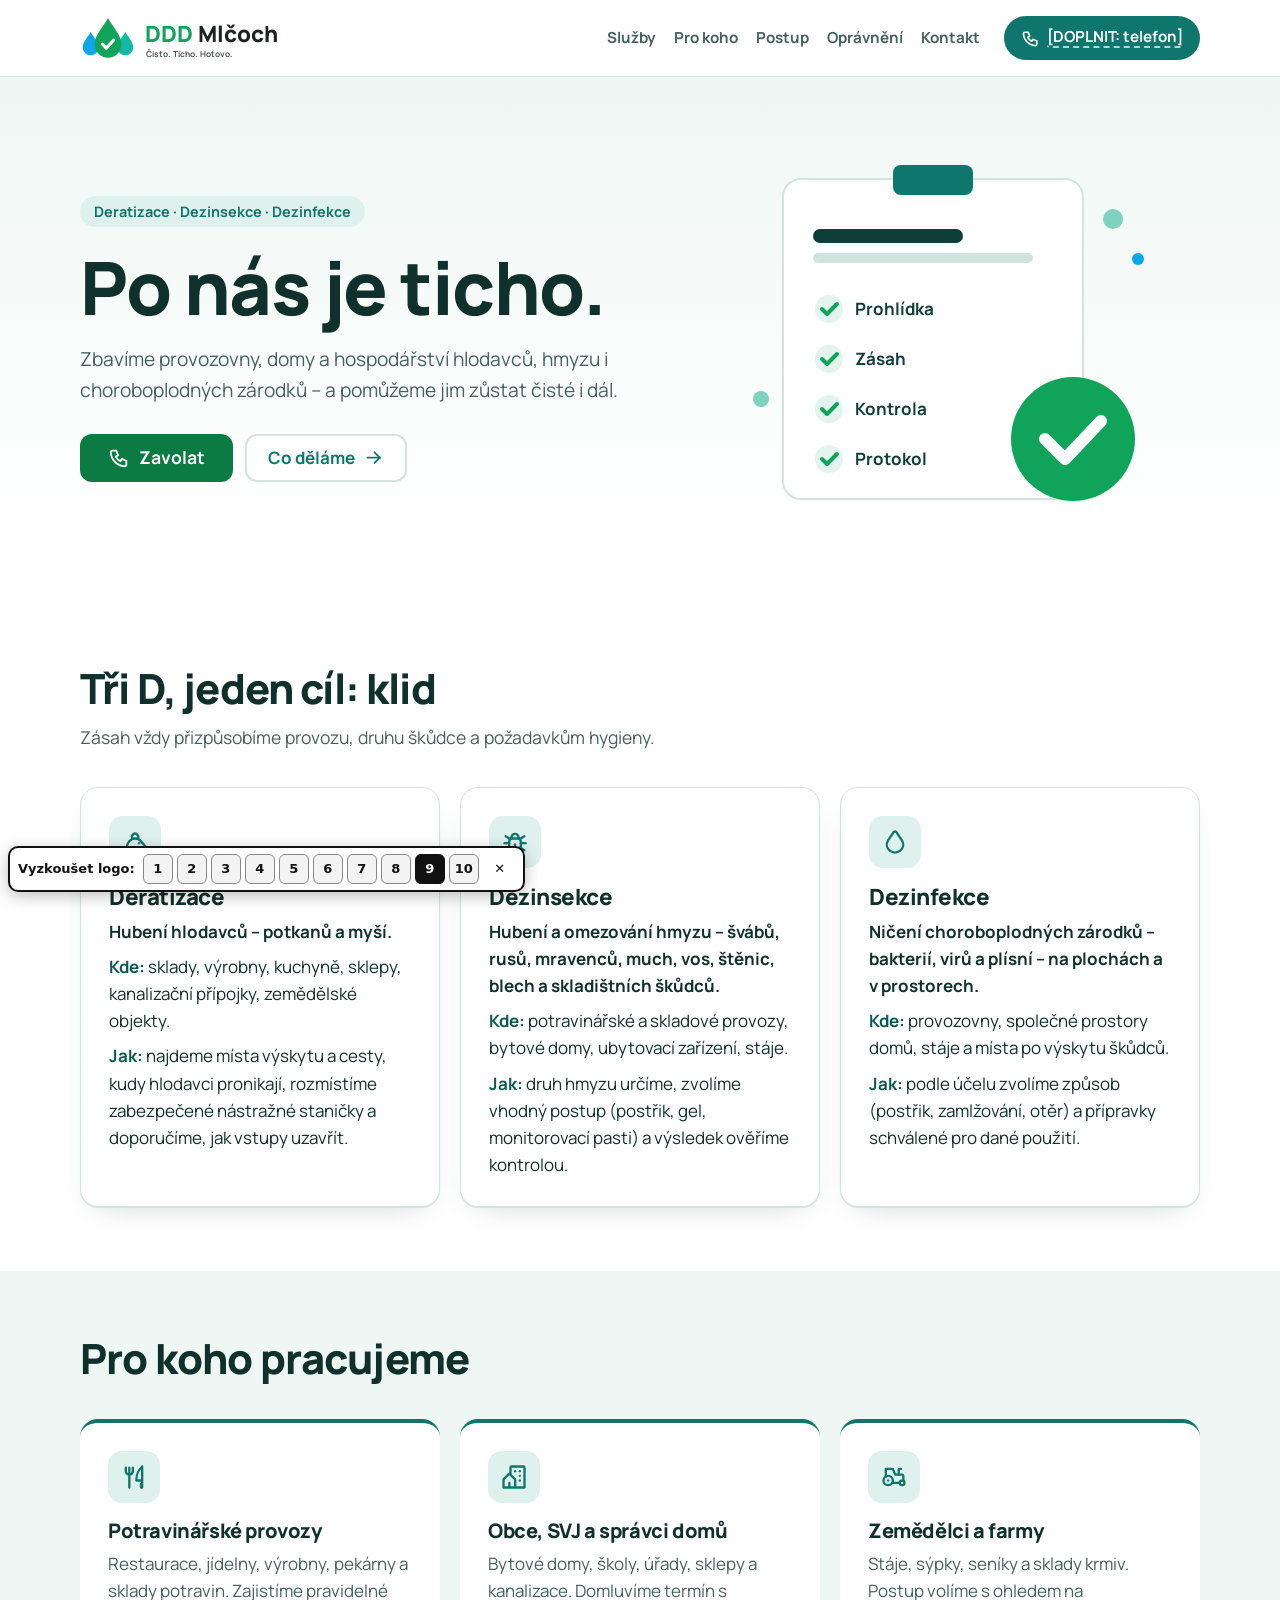
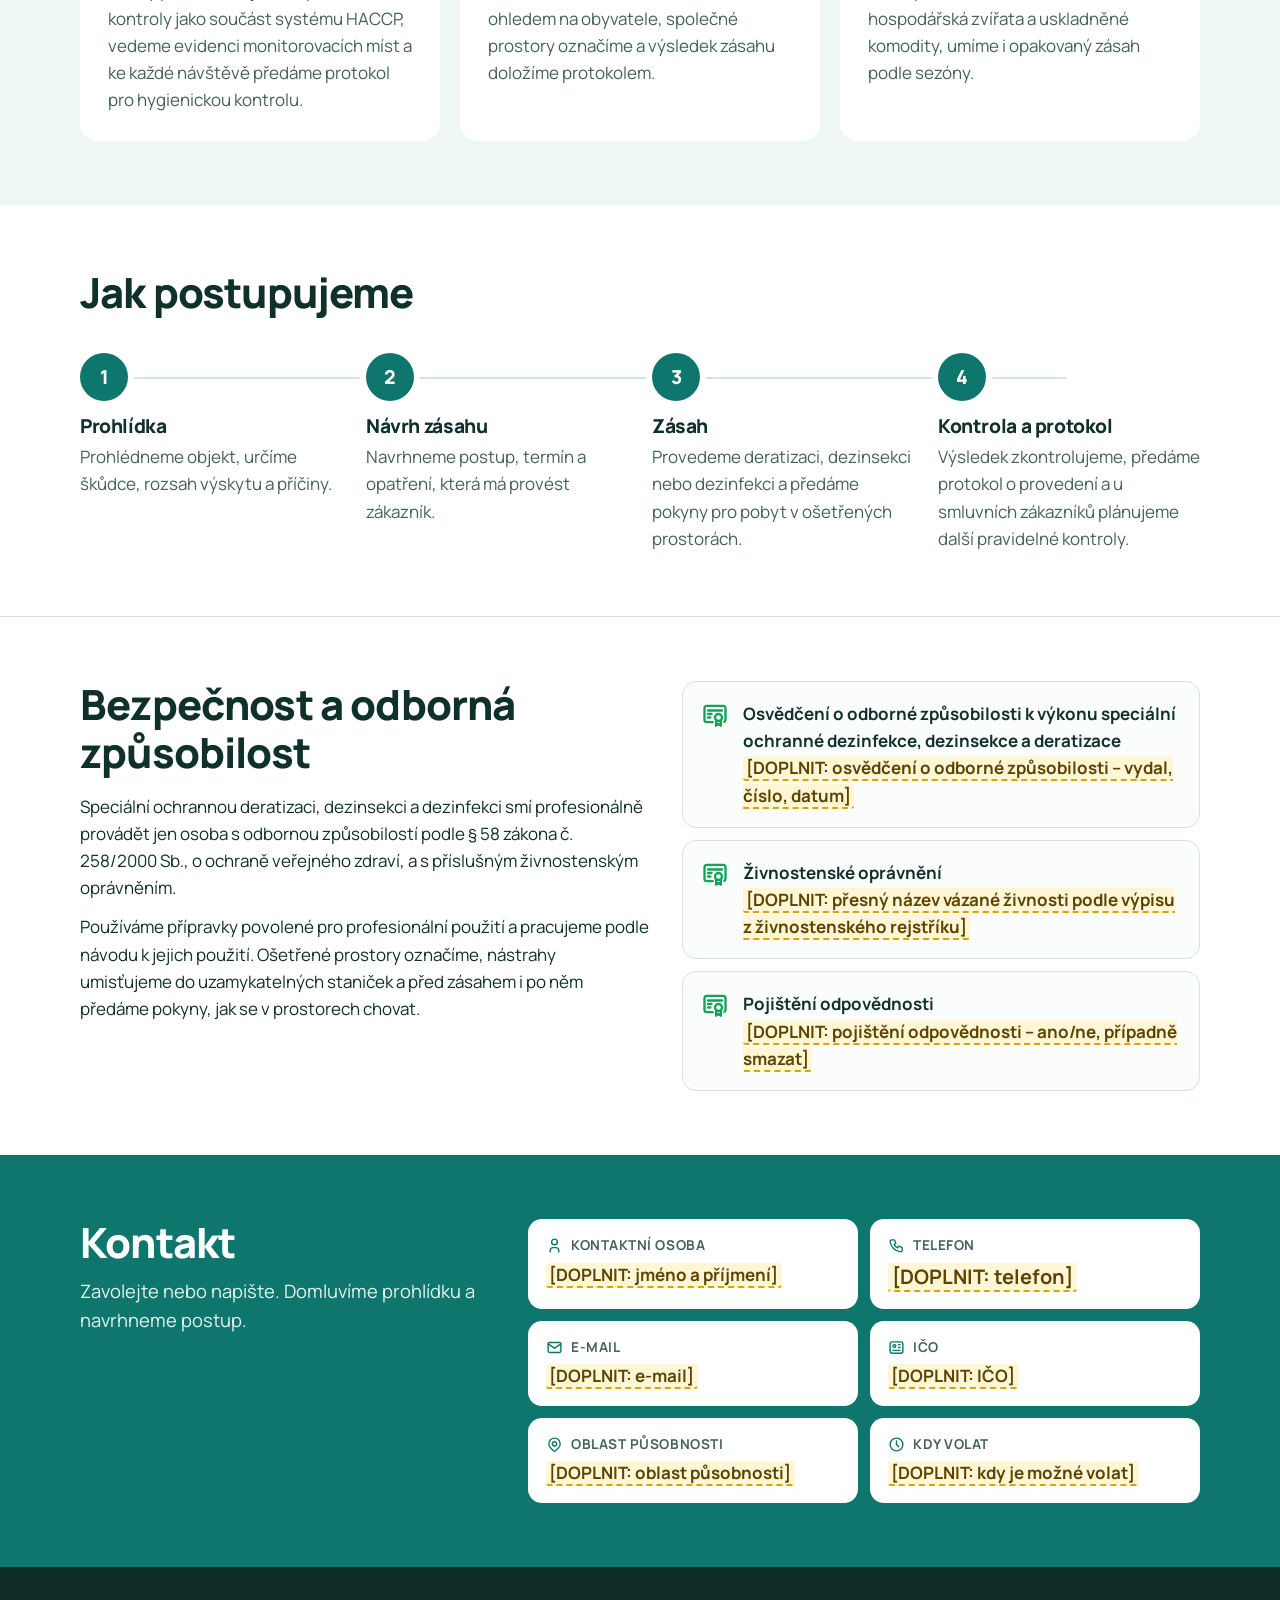
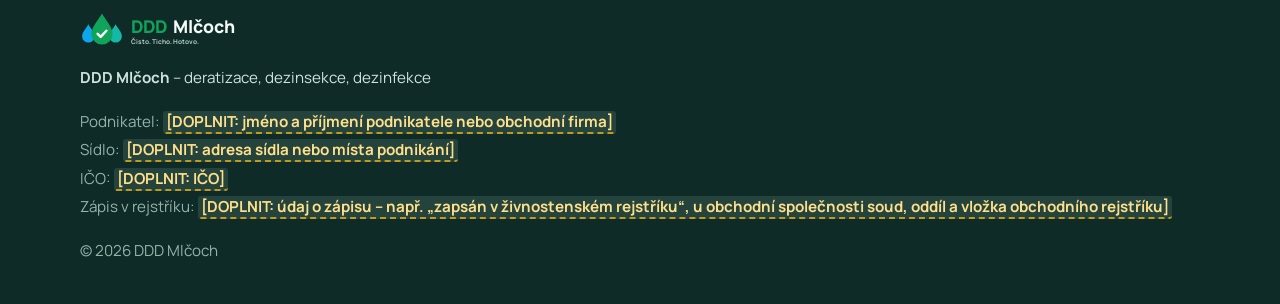
<file: navrhy/designy/design-1.html>
<!doctype html>
<html lang="cs">
<head>
<meta charset="utf-8">
<meta name="viewport" content="width=device-width, initial-scale=1">
<meta name="robots" content="noindex">
<title>Návrh 1 – Čistý hygienický · DDD Mlčoch</title>
<meta name="description" content="DDD Mlčoch – deratizace, dezinsekce a dezinfekce pro firmy, potravinářské provozy, obce, SVJ a zemědělce.">
<link rel="stylesheet" href="../spolecne/pisma.css">
<link rel="stylesheet" href="../spolecne/zaklad.css">
<link rel="stylesheet" href="design-1.css">
</head>
<body class="d1" data-vychozi-logo="9">
<!-- NÁVRH 1: Čistý hygienický. Texty odpovídají obsah/texty.md. Vygenerováno skriptem navrhy/nastroje/designy.py. -->
<a class="skip" href="#obsah">Přeskočit na obsah</a>

<header class="hlavicka">
  <div class="wrap hlavicka__in">
    <a class="logo-slot" href="#uvod" aria-label="DDD Mlčoch – na začátek stránky" data-logo-slot><svg xmlns="http://www.w3.org/2000/svg" viewBox="0 0 358 100" role="img" aria-label="DDD Mlčoch – logo">
  <g class="znacka">
  <path transform="translate(19 60) scale(0.95)" fill="#0ea5e9" d="M0-22C5-13 15-3 15 7A15 15 0 0 1-15 7C-15-3-5-13 0-22Z"/>
  <path transform="translate(81 60) scale(0.95)" fill="#14b8a6" d="M0-22C5-13 15-3 15 7A15 15 0 0 1-15 7C-15-3-5-13 0-22Z"/>
  <path transform="translate(50 50) scale(1.6)" fill="#10a35a" d="M0-22C5-13 15-3 15 7A15 15 0 0 1-15 7C-15-3-5-13 0-22Z"/>
  <path d="M40 61l7 7 13-14" fill="none" stroke="#fff" stroke-width="5.5" stroke-linecap="round" stroke-linejoin="round"/>
  </g>
  <text x="116.0" y="58.0" font-family="'Manrope','DejaVu Sans',sans-serif" font-weight="800" font-size="40" style="fill:#10a35a">DDD</text>
  <text x="210.8" y="58.0" font-family="'Manrope','DejaVu Sans',sans-serif" font-weight="800" font-size="40" style="fill:var(--logo-ink,#1c2420)">Mlčoch</text>
  <text x="117.0" y="84.0" font-family="'Manrope','DejaVu Sans',sans-serif" font-weight="700" font-size="15" style="fill:var(--logo-ink2,#4b5651)">Čisto. Ticho. Hotovo.</text>
</svg></a>
    <nav class="menu" aria-label="Hlavní menu"><ul><li><a href="#sluzby">Služby</a></li><li><a href="#pro-koho">Pro koho</a></li><li><a href="#postup">Postup</a></li><li><a href="#opravneni">Oprávnění</a></li><li><a href="#kontakt">Kontakt</a></li></ul></nav>
    <!-- Až bude známé číslo: href="tel:+420XXXXXXXXX" a text čísla. Do té doby odkaz na #kontakt. -->
    <a class="btn btn--tel" href="#kontakt"><svg class="ikona" aria-hidden="true" focusable="false" xmlns="http://www.w3.org/2000/svg" viewBox="0 0 24 24" fill="none" stroke="currentColor" stroke-width="2" stroke-linecap="round" stroke-linejoin="round" > <path d="M5 4h4l2 5l-2.5 1.5a11 11 0 0 0 5 5l1.5 -2.5l5 2v4a2 2 0 0 1 -2 2a16 16 0 0 1 -15 -15a2 2 0 0 1 2 -2" /> </svg><span class="doplnit">[DOPLNIT: telefon]</span></a>
  </div>
</header>

<main id="obsah">
  <section id="uvod" class="uvod">
    <div class="wrap uvod__in">
      <div class="uvod__text">
        <p class="nadtitulek">Deratizace · Dezinsekce · Dezinfekce</p>
        <h1>Po nás je ticho.</h1>
        <p class="perex">Zbavíme provozovny, domy a hospodářství hlodavců, hmyzu i choroboplodných zárodků – a pomůžeme jim zůstat čisté i dál.</p>
        <div class="akce">
          <a class="btn btn--hlavni" href="#kontakt"><svg class="ikona" aria-hidden="true" focusable="false" xmlns="http://www.w3.org/2000/svg" viewBox="0 0 24 24" fill="none" stroke="currentColor" stroke-width="2" stroke-linecap="round" stroke-linejoin="round" > <path d="M5 4h4l2 5l-2.5 1.5a11 11 0 0 0 5 5l1.5 -2.5l5 2v4a2 2 0 0 1 -2 2a16 16 0 0 1 -15 -15a2 2 0 0 1 2 -2" /> </svg>Zavolat</a>
          <a class="btn btn--vedlejsi" href="#sluzby">Co děláme <svg class="ikona" aria-hidden="true" focusable="false" xmlns="http://www.w3.org/2000/svg" viewBox="0 0 24 24" fill="none" stroke="currentColor" stroke-width="2" stroke-linecap="round" stroke-linejoin="round" > <path d="M5 12l14 0" /> <path d="M13 18l6 -6" /> <path d="M13 6l6 6" /> </svg></a>
        </div>
      </div>
      <div class="uvod__obr"><svg viewBox="0 0 420 380" class="uvod__kresba" aria-hidden="true" focusable="false">
  <rect x="40" y="30" width="300" height="320" rx="18" fill="#fff" stroke="#d5e3df" stroke-width="2"/>
  <rect x="150" y="16" width="80" height="30" rx="8" fill="#0f766e"/>
  <rect x="70" y="80" width="150" height="14" rx="7" fill="#0f3d38"/>
  <rect x="70" y="104" width="220" height="10" rx="5" fill="#cfe3de"/>
  <g font-family="Manrope, sans-serif" font-weight="700" font-size="17" fill="#0f3d38">
    <circle cx="86" cy="160" r="14" fill="#e3f4ef"/><path d="M79 160l5 5 10-10" fill="none" stroke="#10a35a" stroke-width="4" stroke-linecap="round" stroke-linejoin="round"/><text x="112" y="166">Prohlídka</text>
    <circle cx="86" cy="210" r="14" fill="#e3f4ef"/><path d="M79 210l5 5 10-10" fill="none" stroke="#10a35a" stroke-width="4" stroke-linecap="round" stroke-linejoin="round"/><text x="112" y="216">Zásah</text>
    <circle cx="86" cy="260" r="14" fill="#e3f4ef"/><path d="M79 260l5 5 10-10" fill="none" stroke="#10a35a" stroke-width="4" stroke-linecap="round" stroke-linejoin="round"/><text x="112" y="266">Kontrola</text>
    <circle cx="86" cy="310" r="14" fill="#e3f4ef"/><path d="M79 310l5 5 10-10" fill="none" stroke="#10a35a" stroke-width="4" stroke-linecap="round" stroke-linejoin="round"/><text x="112" y="316">Protokol</text>
  </g>
  <circle cx="330" cy="290" r="62" fill="#10a35a"/>
  <path d="M302 290l20 20 36-38" fill="none" stroke="#fff" stroke-width="12" stroke-linecap="round" stroke-linejoin="round"/>
  <circle cx="370" cy="70" r="10" fill="#7dd3c0"/><circle cx="395" cy="110" r="6" fill="#0ea5e9"/><circle cx="18" cy="250" r="8" fill="#7dd3c0"/>
</svg></div>
    </div>
  </section>

  <section id="sluzby" class="sekce sluzby">
    <div class="wrap">
      <header class="sekce__hlava">
        <h2>Tři D, jeden cíl: klid</h2>
        <p>Zásah vždy přizpůsobíme provozu, druhu škůdce a požadavkům hygieny.</p>
      </header>
      <div class="sluzby__mrizka">
        <article class="sluzba">
          <div class="sluzba__ikona"><svg class="ikona" aria-hidden="true" focusable="false" xmlns="http://www.w3.org/2000/svg" viewBox="0 0 24 24" fill="none" stroke="currentColor" stroke-width="2" stroke-linecap="round" stroke-linejoin="round"> <path d="M5 17c0-4.4 3.1-8 7-8 2.3 0 4.4 1.2 5.7 3.1l2.6 2.9a1 1 0 0 1-.7 1.7l-3.6.3z" /> <path d="M10.2 9.3a2.6 2.6 0 1 1 3.9-.1" /> <path d="M5 17c-1.8 0-2.6 1.3-1.8 2.6.6 1 2 1.4 3.3 1.4h7" /> <path d="M15.5 13h.01" /> </svg></div>
          <h3>Deratizace</h3>
          <p class="sluzba__co">Hubení hlodavců – potkanů a myší.</p>
          <p><strong>Kde:</strong> sklady, výrobny, kuchyně, sklepy, kanalizační přípojky, zemědělské objekty.</p>
          <p><strong>Jak:</strong> najdeme místa výskytu a cesty, kudy hlodavci pronikají, rozmístíme zabezpečené nástražné staničky a doporučíme, jak vstupy uzavřít.</p>
        </article>
        <article class="sluzba">
          <div class="sluzba__ikona"><svg class="ikona" aria-hidden="true" focusable="false" xmlns="http://www.w3.org/2000/svg" viewBox="0 0 24 24" fill="none" stroke="currentColor" stroke-width="2" stroke-linecap="round" stroke-linejoin="round" > <path d="M9 9v-1a3 3 0 0 1 6 0v1" /> <path d="M8 9h8a6 6 0 0 1 1 3v3a5 5 0 0 1 -10 0v-3a6 6 0 0 1 1 -3" /> <path d="M3 13l4 0" /> <path d="M17 13l4 0" /> <path d="M12 20l0 -6" /> <path d="M4 19l3.35 -2" /> <path d="M20 19l-3.35 -2" /> <path d="M4 7l3.75 2.4" /> <path d="M20 7l-3.75 2.4" /> </svg></div>
          <h3>Dezinsekce</h3>
          <p class="sluzba__co">Hubení a omezování hmyzu – švábů, rusů, mravenců, much, vos, štěnic, blech a skladištních škůdců.</p>
          <p><strong>Kde:</strong> potravinářské a skladové provozy, bytové domy, ubytovací zařízení, stáje.</p>
          <p><strong>Jak:</strong> druh hmyzu určíme, zvolíme vhodný postup (postřik, gel, monitorovací pasti) a výsledek ověříme kontrolou.</p>
        </article>
        <article class="sluzba">
          <div class="sluzba__ikona"><svg class="ikona" aria-hidden="true" focusable="false" xmlns="http://www.w3.org/2000/svg" viewBox="0 0 24 24" fill="none" stroke="currentColor" stroke-width="2" stroke-linecap="round" stroke-linejoin="round" > <path d="M7.502 19.423c2.602 2.105 6.395 2.105 8.996 0c2.602 -2.105 3.262 -5.708 1.566 -8.546l-4.89 -7.26c-.42 -.625 -1.287 -.803 -1.936 -.397a1.376 1.376 0 0 0 -.41 .397l-4.893 7.26c-1.695 2.838 -1.035 6.441 1.567 8.546" /> </svg></div>
          <h3>Dezinfekce</h3>
          <p class="sluzba__co">Ničení choroboplodných zárodků – bakterií, virů a plísní – na plochách a v prostorech.</p>
          <p><strong>Kde:</strong> provozovny, společné prostory domů, stáje a místa po výskytu škůdců.</p>
          <p><strong>Jak:</strong> podle účelu zvolíme způsob (postřik, zamlžování, otěr) a přípravky schválené pro dané použití.</p>
        </article>
      </div>
    </div>
  </section>

  <section id="pro-koho" class="sekce prokoho">
    <div class="wrap">
      <header class="sekce__hlava"><h2>Pro koho pracujeme</h2></header>
      <div class="prokoho__mrizka">
        <article class="skupina">
          <div class="skupina__ikona"><svg class="ikona" aria-hidden="true" focusable="false" xmlns="http://www.w3.org/2000/svg" viewBox="0 0 24 24" fill="none" stroke="currentColor" stroke-width="2" stroke-linecap="round" stroke-linejoin="round" > <path d="M19 3v12h-5c-.023 -3.681 .184 -7.406 5 -12m0 12v6h-1v-3m-10 -14v17m-3 -17v3a3 3 0 1 0 6 0v-3" /> </svg></div>
          <h3>Potravinářské provozy</h3>
          <p>Restaurace, jídelny, výrobny, pekárny a sklady potravin. Zajistíme pravidelné kontroly jako součást systému HACCP, vedeme evidenci monitorovacích míst a ke každé návštěvě předáme protokol pro hygienickou kontrolu.</p>
        </article>
        <article class="skupina">
          <div class="skupina__ikona"><svg class="ikona" aria-hidden="true" focusable="false" xmlns="http://www.w3.org/2000/svg" viewBox="0 0 24 24" fill="none" stroke="currentColor" stroke-width="2" stroke-linecap="round" stroke-linejoin="round" > <path d="M8 9l5 5v7h-5v-4m0 4h-5v-7l5 -5m1 1v-6a1 1 0 0 1 1 -1h10a1 1 0 0 1 1 1v17h-8" /> <path d="M13 7l0 .01" /> <path d="M17 7l0 .01" /> <path d="M17 11l0 .01" /> <path d="M17 15l0 .01" /> </svg></div>
          <h3>Obce, SVJ a správci domů</h3>
          <p>Bytové domy, školy, úřady, sklepy a kanalizace. Domluvíme termín s ohledem na obyvatele, společné prostory označíme a výsledek zásahu doložíme protokolem.</p>
        </article>
        <article class="skupina">
          <div class="skupina__ikona"><svg class="ikona" aria-hidden="true" focusable="false" xmlns="http://www.w3.org/2000/svg" viewBox="0 0 24 24" fill="none" stroke="currentColor" stroke-width="2" stroke-linecap="round" stroke-linejoin="round" > <path d="M3 15a4 4 0 1 0 8 0a4 4 0 1 0 -8 0" /> <path d="M7 15l0 .01" /> <path d="M17 17a2 2 0 1 0 4 0a2 2 0 1 0 -4 0" /> <path d="M10.5 17l6.5 0" /> <path d="M20 15.2v-4.2a1 1 0 0 0 -1 -1h-6l-2 -5h-6v6.5" /> <path d="M18 5h-1a1 1 0 0 0 -1 1v4" /> </svg></div>
          <h3>Zemědělci a farmy</h3>
          <p>Stáje, sýpky, seníky a sklady krmiv. Postup volíme s ohledem na hospodářská zvířata a uskladněné komodity, umíme i opakovaný zásah podle sezóny.</p>
        </article>
      </div>
    </div>
  </section>

  <section id="postup" class="sekce postup">
    <div class="wrap">
      <header class="sekce__hlava"><h2>Jak postupujeme</h2></header>
      <ol class="postup__kroky">
        <li class="krok">
          <span class="krok__cislo">1</span>
          <div class="krok__ikona"><svg class="ikona" aria-hidden="true" focusable="false" xmlns="http://www.w3.org/2000/svg" viewBox="0 0 24 24" fill="none" stroke="currentColor" stroke-width="2" stroke-linecap="round" stroke-linejoin="round" > <path d="M3 10a7 7 0 1 0 14 0a7 7 0 1 0 -14 0" /> <path d="M21 21l-6 -6" /> </svg></div>
          <h3>Prohlídka</h3>
          <p>Prohlédneme objekt, určíme škůdce, rozsah výskytu a příčiny.</p>
        </li>
        <li class="krok">
          <span class="krok__cislo">2</span>
          <div class="krok__ikona"><svg class="ikona" aria-hidden="true" focusable="false" xmlns="http://www.w3.org/2000/svg" viewBox="0 0 24 24" fill="none" stroke="currentColor" stroke-width="2" stroke-linecap="round" stroke-linejoin="round" > <path d="M9 5h-2a2 2 0 0 0 -2 2v12a2 2 0 0 0 2 2h10a2 2 0 0 0 2 -2v-12a2 2 0 0 0 -2 -2h-2" /> <path d="M9 5a2 2 0 0 1 2 -2h2a2 2 0 0 1 2 2a2 2 0 0 1 -2 2h-2a2 2 0 0 1 -2 -2" /> <path d="M9 14l2 2l4 -4" /> </svg></div>
          <h3>Návrh zásahu</h3>
          <p>Navrhneme postup, termín a opatření, která má provést zákazník.</p>
        </li>
        <li class="krok">
          <span class="krok__cislo">3</span>
          <div class="krok__ikona"><svg class="ikona" aria-hidden="true" focusable="false" xmlns="http://www.w3.org/2000/svg" viewBox="0 0 24 24" fill="none" stroke="currentColor" stroke-width="2" stroke-linecap="round" stroke-linejoin="round" > <path d="M4 12a2 2 0 0 1 2 -2h4a2 2 0 0 1 2 2v7a2 2 0 0 1 -2 2h-4a2 2 0 0 1 -2 -2l0 -7" /> <path d="M6 10v-4a1 1 0 0 1 1 -1h2a1 1 0 0 1 1 1v4" /> <path d="M15 7h.01" /> <path d="M18 9h.01" /> <path d="M18 5h.01" /> <path d="M21 3h.01" /> <path d="M21 7h.01" /> <path d="M21 11h.01" /> <path d="M10 7h1" /> </svg></div>
          <h3>Zásah</h3>
          <p>Provedeme deratizaci, dezinsekci nebo dezinfekci a předáme pokyny pro pobyt v ošetřených prostorách.</p>
        </li>
        <li class="krok">
          <span class="krok__cislo">4</span>
          <div class="krok__ikona"><svg class="ikona" aria-hidden="true" focusable="false" xmlns="http://www.w3.org/2000/svg" viewBox="0 0 24 24" fill="none" stroke="currentColor" stroke-width="2" stroke-linecap="round" stroke-linejoin="round" > <path d="M14 3v4a1 1 0 0 0 1 1h4" /> <path d="M5 8v-3a2 2 0 0 1 2 -2h7l5 5v11a2 2 0 0 1 -2 2h-5" /> <path d="M3 14a3 3 0 1 0 6 0a3 3 0 1 0 -6 0" /> <path d="M4.5 17l-1.5 5l3 -1.5l3 1.5l-1.5 -5" /> </svg></div>
          <h3>Kontrola a protokol</h3>
          <p>Výsledek zkontrolujeme, předáme protokol o provedení a u smluvních zákazníků plánujeme další pravidelné kontroly.</p>
        </li>
      </ol>
    </div>
  </section>

  <section id="opravneni" class="sekce opravneni">
    <div class="wrap opravneni__in">
      <div class="opravneni__text">
        <h2>Bezpečnost a odborná způsobilost</h2>
        <p>Speciální ochrannou deratizaci, dezinsekci a dezinfekci smí profesionálně provádět jen osoba s odbornou způsobilostí podle § 58 zákona č. 258/2000 Sb., o ochraně veřejného zdraví, a s příslušným živnostenským oprávněním.</p>
        <p>Používáme přípravky povolené pro profesionální použití a pracujeme podle návodu k jejich použití. Ošetřené prostory označíme, nástrahy umisťujeme do uzamykatelných staniček a před zásahem i po něm předáme pokyny, jak se v prostorech chovat.</p>
      </div>
      <ul class="opravneni__seznam">
            <li><svg class="ikona" aria-hidden="true" focusable="false" xmlns="http://www.w3.org/2000/svg" viewBox="0 0 24 24" fill="none" stroke="currentColor" stroke-width="2" stroke-linecap="round" stroke-linejoin="round" > <path d="M12 15a3 3 0 1 0 6 0a3 3 0 1 0 -6 0" /> <path d="M13 17.5v4.5l2 -1.5l2 1.5v-4.5" /> <path d="M10 19h-5a2 2 0 0 1 -2 -2v-10c0 -1.1 .9 -2 2 -2h14a2 2 0 0 1 2 2v10a2 2 0 0 1 -1 1.73" /> <path d="M6 9l12 0" /> <path d="M6 12l3 0" /> <path d="M6 15l2 0" /> </svg><div><strong>Osvědčení o odborné způsobilosti k výkonu speciální ochranné dezinfekce, dezinsekce a deratizace</strong><br><span class="doplnit">[DOPLNIT: osvědčení o odborné způsobilosti – vydal, číslo, datum]</span></div></li>
            <li><svg class="ikona" aria-hidden="true" focusable="false" xmlns="http://www.w3.org/2000/svg" viewBox="0 0 24 24" fill="none" stroke="currentColor" stroke-width="2" stroke-linecap="round" stroke-linejoin="round" > <path d="M12 15a3 3 0 1 0 6 0a3 3 0 1 0 -6 0" /> <path d="M13 17.5v4.5l2 -1.5l2 1.5v-4.5" /> <path d="M10 19h-5a2 2 0 0 1 -2 -2v-10c0 -1.1 .9 -2 2 -2h14a2 2 0 0 1 2 2v10a2 2 0 0 1 -1 1.73" /> <path d="M6 9l12 0" /> <path d="M6 12l3 0" /> <path d="M6 15l2 0" /> </svg><div><strong>Živnostenské oprávnění</strong><br><span class="doplnit">[DOPLNIT: přesný název vázané živnosti podle výpisu z živnostenského rejstříku]</span></div></li>
            <li><svg class="ikona" aria-hidden="true" focusable="false" xmlns="http://www.w3.org/2000/svg" viewBox="0 0 24 24" fill="none" stroke="currentColor" stroke-width="2" stroke-linecap="round" stroke-linejoin="round" > <path d="M12 15a3 3 0 1 0 6 0a3 3 0 1 0 -6 0" /> <path d="M13 17.5v4.5l2 -1.5l2 1.5v-4.5" /> <path d="M10 19h-5a2 2 0 0 1 -2 -2v-10c0 -1.1 .9 -2 2 -2h14a2 2 0 0 1 2 2v10a2 2 0 0 1 -1 1.73" /> <path d="M6 9l12 0" /> <path d="M6 12l3 0" /> <path d="M6 15l2 0" /> </svg><div><strong>Pojištění odpovědnosti</strong><br><span class="doplnit">[DOPLNIT: pojištění odpovědnosti – ano/ne, případně smazat]</span></div></li>
      </ul>
    </div>
  </section>

  <section id="kontakt" class="sekce kontakt">
    <div class="wrap kontakt__in">
      <div class="kontakt__uvod">
        <h2>Kontakt</h2>
        <p>Zavolejte nebo napište. Domluvíme prohlídku a navrhneme postup.</p>
        <!-- Až bude známé číslo, přidat tlačítko: <a class="btn btn--hlavni" href="tel:+420XXXXXXXXX">Zavolat</a> -->
      </div>
      <dl class="kontakt__udaje">
          <div class="kontakt__polozka">
            <dt><svg class="ikona" aria-hidden="true" focusable="false" xmlns="http://www.w3.org/2000/svg" viewBox="0 0 24 24" fill="none" stroke="currentColor" stroke-width="2" stroke-linecap="round" stroke-linejoin="round" > <path d="M8 7a4 4 0 1 0 8 0a4 4 0 0 0 -8 0" /> <path d="M6 21v-2a4 4 0 0 1 4 -4h4a4 4 0 0 1 4 4v2" /> </svg>Kontaktní osoba</dt>
            <dd><span class="doplnit">[DOPLNIT: jméno a příjmení]</span></dd>
          </div>
          <div class="kontakt__polozka kontakt__polozka--tel">
            <dt><svg class="ikona" aria-hidden="true" focusable="false" xmlns="http://www.w3.org/2000/svg" viewBox="0 0 24 24" fill="none" stroke="currentColor" stroke-width="2" stroke-linecap="round" stroke-linejoin="round" > <path d="M5 4h4l2 5l-2.5 1.5a11 11 0 0 0 5 5l1.5 -2.5l5 2v4a2 2 0 0 1 -2 2a16 16 0 0 1 -15 -15a2 2 0 0 1 2 -2" /> </svg>Telefon</dt>
            <dd><span class="doplnit">[DOPLNIT: telefon]</span></dd>
          </div>
          <div class="kontakt__polozka">
            <dt><svg class="ikona" aria-hidden="true" focusable="false" xmlns="http://www.w3.org/2000/svg" viewBox="0 0 24 24" fill="none" stroke="currentColor" stroke-width="2" stroke-linecap="round" stroke-linejoin="round" > <path d="M3 7a2 2 0 0 1 2 -2h14a2 2 0 0 1 2 2v10a2 2 0 0 1 -2 2h-14a2 2 0 0 1 -2 -2v-10" /> <path d="M3 7l9 6l9 -6" /> </svg>E-mail</dt>
            <dd><span class="doplnit">[DOPLNIT: e-mail]</span></dd>
          </div>
          <div class="kontakt__polozka">
            <dt><svg class="ikona" aria-hidden="true" focusable="false" xmlns="http://www.w3.org/2000/svg" viewBox="0 0 24 24" fill="none" stroke="currentColor" stroke-width="2" stroke-linecap="round" stroke-linejoin="round" > <path d="M3 7a3 3 0 0 1 3 -3h12a3 3 0 0 1 3 3v10a3 3 0 0 1 -3 3h-12a3 3 0 0 1 -3 -3l0 -10" /> <path d="M7 10a2 2 0 1 0 4 0a2 2 0 1 0 -4 0" /> <path d="M15 8l2 0" /> <path d="M15 12l2 0" /> <path d="M7 16l10 0" /> </svg>IČO</dt>
            <dd><span class="doplnit">[DOPLNIT: IČO]</span></dd>
          </div>
          <div class="kontakt__polozka">
            <dt><svg class="ikona" aria-hidden="true" focusable="false" xmlns="http://www.w3.org/2000/svg" viewBox="0 0 24 24" fill="none" stroke="currentColor" stroke-width="2" stroke-linecap="round" stroke-linejoin="round" > <path d="M9 11a3 3 0 1 0 6 0a3 3 0 0 0 -6 0" /> <path d="M17.657 16.657l-4.243 4.243a2 2 0 0 1 -2.827 0l-4.244 -4.243a8 8 0 1 1 11.314 0" /> </svg>Oblast působnosti</dt>
            <dd><span class="doplnit">[DOPLNIT: oblast působnosti]</span></dd>
          </div>
          <div class="kontakt__polozka">
            <dt><svg class="ikona" aria-hidden="true" focusable="false" xmlns="http://www.w3.org/2000/svg" viewBox="0 0 24 24" fill="none" stroke="currentColor" stroke-width="2" stroke-linecap="round" stroke-linejoin="round" > <path d="M3 12a9 9 0 1 0 18 0a9 9 0 0 0 -18 0" /> <path d="M12 7v5l3 3" /> </svg>Kdy volat</dt>
            <dd><span class="doplnit">[DOPLNIT: kdy je možné volat]</span></dd>
          </div>
      </dl>
    </div>
  </section>
</main>

<footer class="paticka tmave">
  <div class="wrap paticka__in">
    <div class="paticka__znacka">
      <span class="logo-slot logo-slot--paticka" data-logo-slot><svg xmlns="http://www.w3.org/2000/svg" viewBox="0 0 358 100" role="img" aria-label="DDD Mlčoch – logo">
  <g class="znacka">
  <path transform="translate(19 60) scale(0.95)" fill="#0ea5e9" d="M0-22C5-13 15-3 15 7A15 15 0 0 1-15 7C-15-3-5-13 0-22Z"/>
  <path transform="translate(81 60) scale(0.95)" fill="#14b8a6" d="M0-22C5-13 15-3 15 7A15 15 0 0 1-15 7C-15-3-5-13 0-22Z"/>
  <path transform="translate(50 50) scale(1.6)" fill="#10a35a" d="M0-22C5-13 15-3 15 7A15 15 0 0 1-15 7C-15-3-5-13 0-22Z"/>
  <path d="M40 61l7 7 13-14" fill="none" stroke="#fff" stroke-width="5.5" stroke-linecap="round" stroke-linejoin="round"/>
  </g>
  <text x="116.0" y="58.0" font-family="'Manrope','DejaVu Sans',sans-serif" font-weight="800" font-size="40" style="fill:#10a35a">DDD</text>
  <text x="210.8" y="58.0" font-family="'Manrope','DejaVu Sans',sans-serif" font-weight="800" font-size="40" style="fill:var(--logo-ink,#1c2420)">Mlčoch</text>
  <text x="117.0" y="84.0" font-family="'Manrope','DejaVu Sans',sans-serif" font-weight="700" font-size="15" style="fill:var(--logo-ink2,#4b5651)">Čisto. Ticho. Hotovo.</text>
</svg></span>
      <p><strong>DDD Mlčoch</strong> – deratizace, dezinsekce, dezinfekce</p>
    </div>
    <ul class="paticka__udaje"><li><span>Podnikatel:</span> <span class="doplnit">[DOPLNIT: jméno a příjmení podnikatele nebo obchodní firma]</span></li><li><span>Sídlo:</span> <span class="doplnit">[DOPLNIT: adresa sídla nebo místa podnikání]</span></li><li><span>IČO:</span> <span class="doplnit">[DOPLNIT: IČO]</span></li><li><span>Zápis v rejstříku:</span> <span class="doplnit">[DOPLNIT: údaj o zápisu – např. „zapsán v živnostenském rejstříku“, u obchodní společnosti soud, oddíl a vložka obchodního rejstříku]</span></li></ul>
    <p class="paticka__copy">© 2026 DDD Mlčoch</p>
  </div>
</footer>

<script src="../spolecne/loga.js"></script>
<script src="../spolecne/prepinac.js"></script>
</body>
</html>
</file>
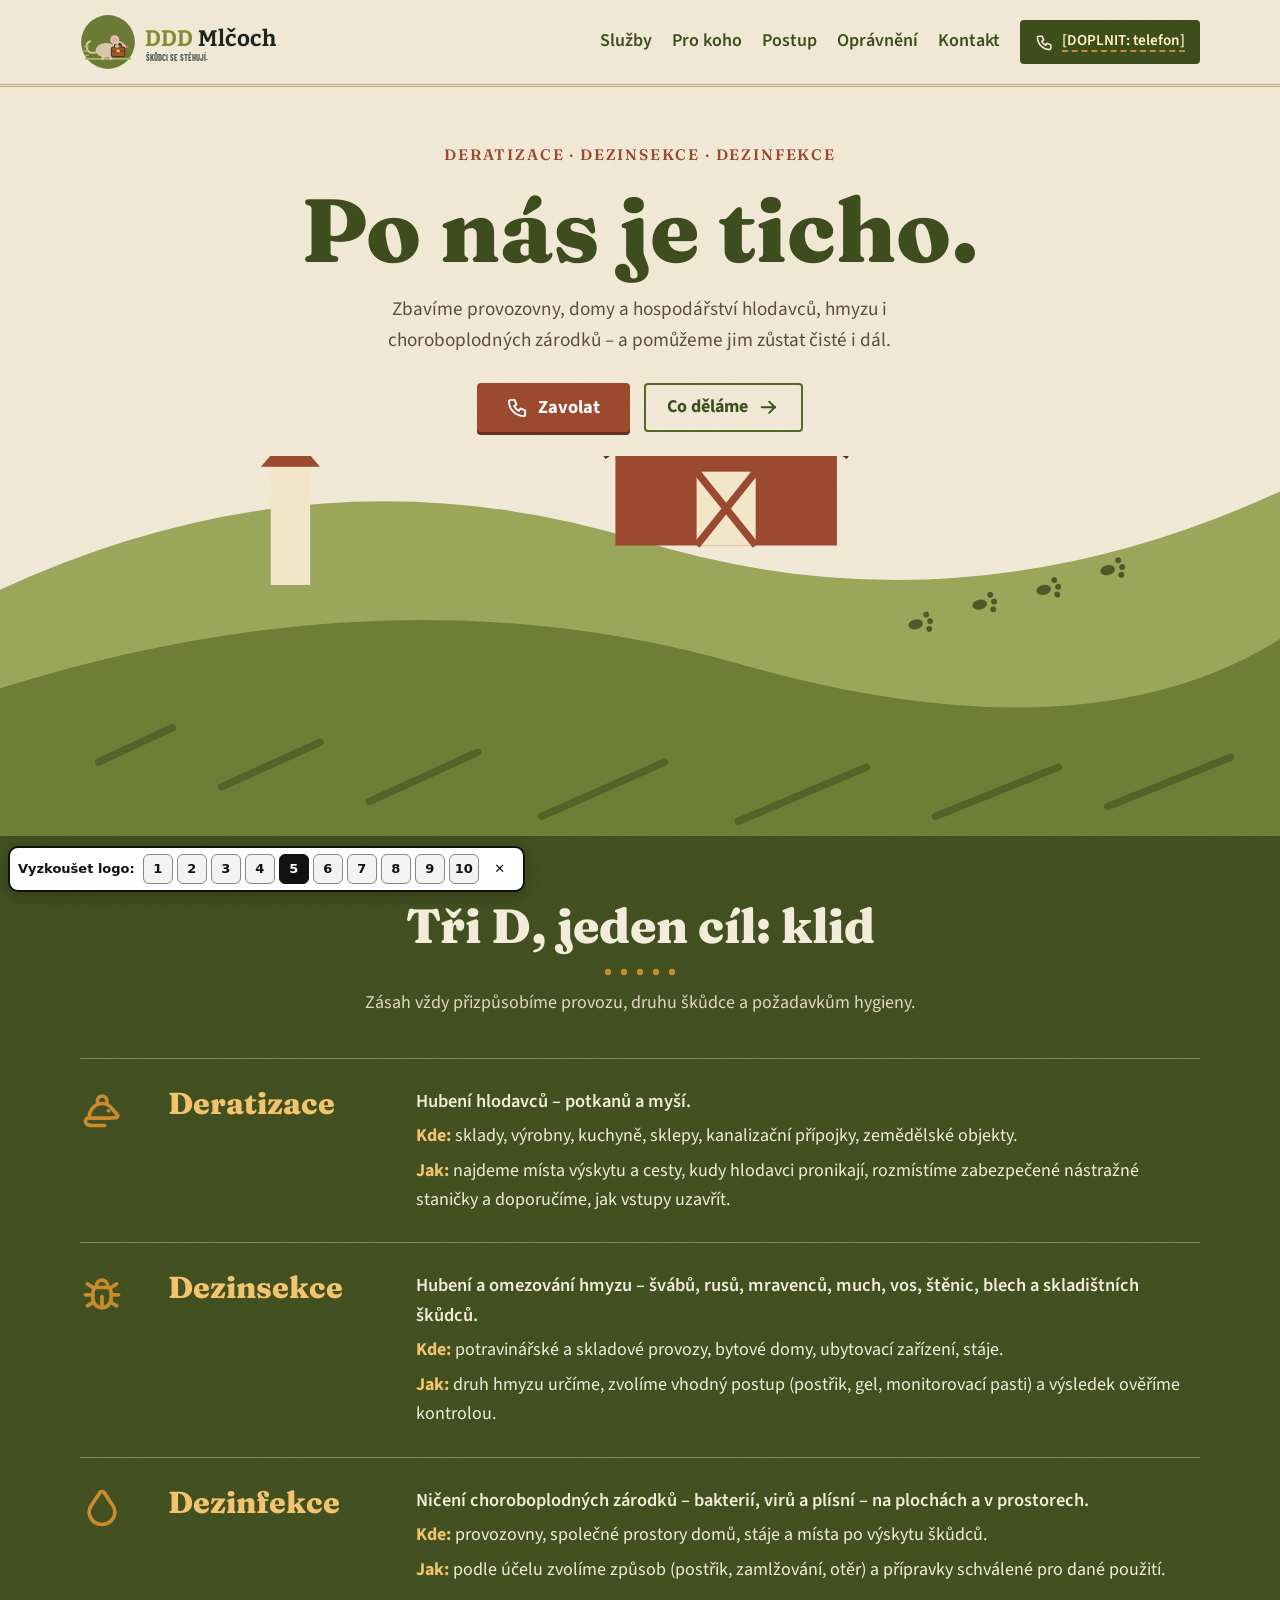
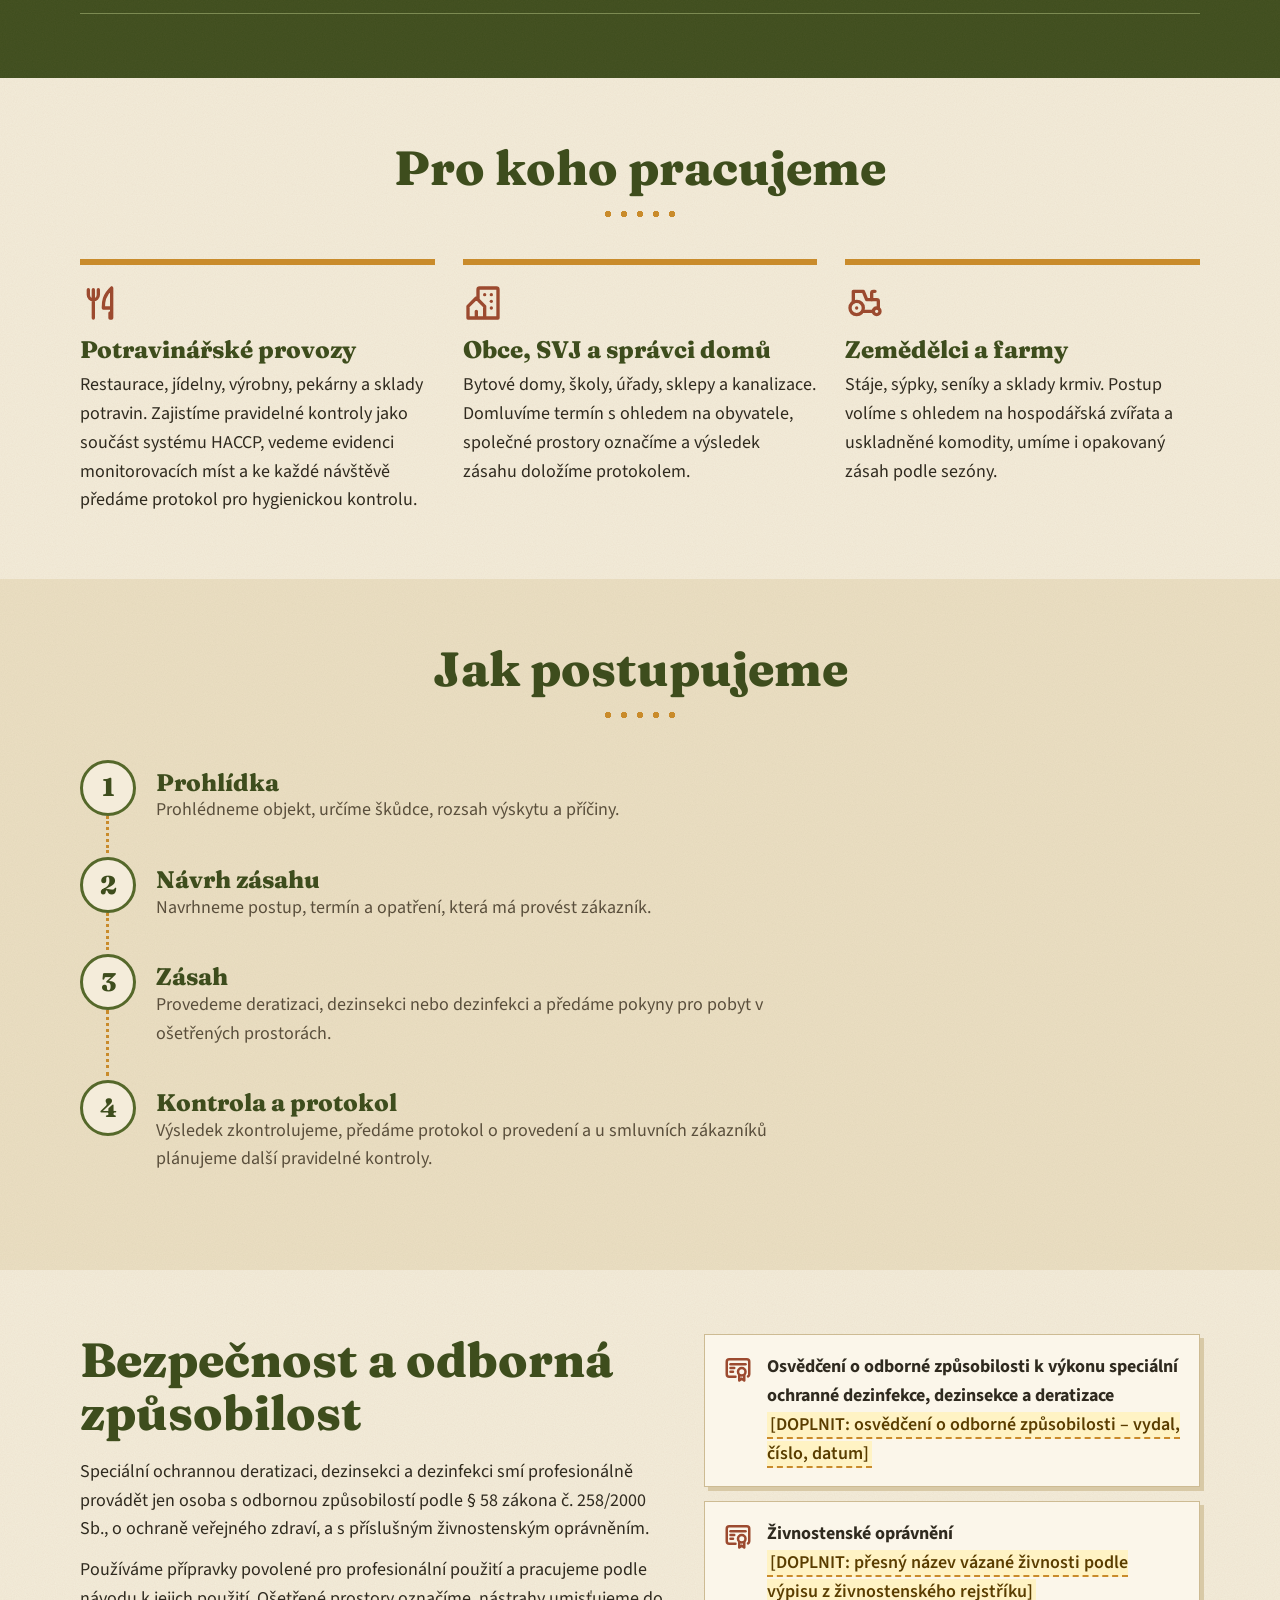
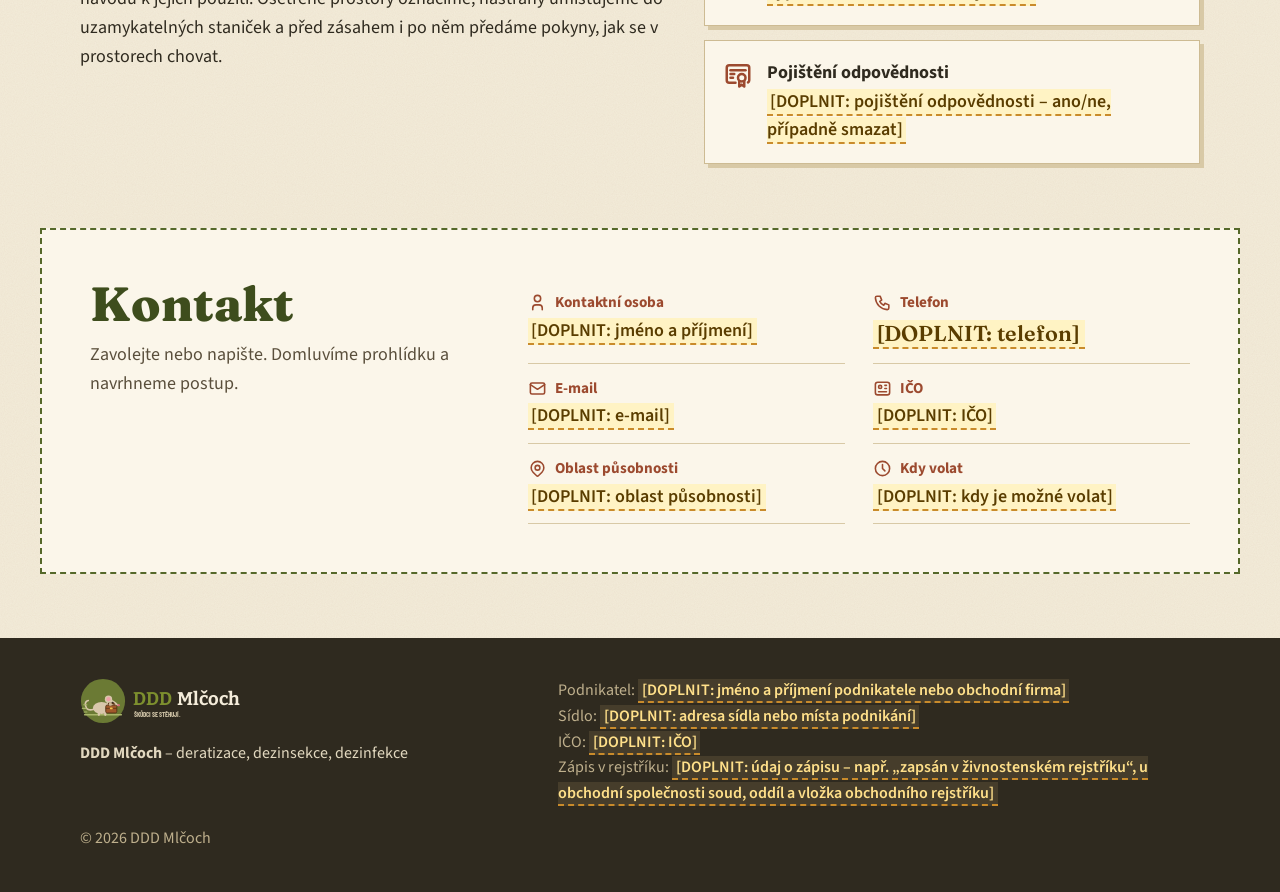
<file: navrhy/designy/design-2.html>
<!doctype html>
<html lang="cs">
<head>
<meta charset="utf-8">
<meta name="viewport" content="width=device-width, initial-scale=1">
<meta name="robots" content="noindex">
<title>Návrh 2 – Zemitý venkovský · DDD Mlčoch</title>
<meta name="description" content="DDD Mlčoch – deratizace, dezinsekce a dezinfekce pro firmy, potravinářské provozy, obce, SVJ a zemědělce.">
<link rel="stylesheet" href="../spolecne/pisma.css">
<link rel="stylesheet" href="../spolecne/zaklad.css">
<link rel="stylesheet" href="design-2.css">
</head>
<body class="d2" data-vychozi-logo="5">
<!-- NÁVRH 2: Zemitý venkovský. Texty odpovídají obsah/texty.md. Vygenerováno skriptem navrhy/nastroje/designy.py. -->
<a class="skip" href="#obsah">Přeskočit na obsah</a>

<header class="hlavicka">
  <div class="wrap hlavicka__in">
    <a class="logo-slot" href="#uvod" aria-label="DDD Mlčoch – na začátek stránky" data-logo-slot><svg xmlns="http://www.w3.org/2000/svg" viewBox="0 0 352 100" role="img" aria-label="DDD Mlčoch – logo">
  <g class="znacka">
  <circle cx="50" cy="50" r="48" fill="#6b7a34"/>
  <path d="M10 80H90" stroke="#a9b56a" stroke-width="3" stroke-linecap="round"/>
  <path d="M30 68q-15 5-18-8q-2-9 6-11" fill="none" stroke="#d9c7ab" stroke-width="3.5" stroke-linecap="round"/>
  <path d="M41 76v4M55 76v4" stroke="#d9c7ab" stroke-width="5" stroke-linecap="round"/>
  <ellipse cx="47" cy="65" rx="19" ry="13" fill="#d9c7ab"/>
  <path d="M59 47Q72 44 84 59Q73 66 58 64Z" fill="#d9c7ab"/>
  <circle cx="62" cy="46" r="8" fill="#d9c7ab"/><circle cx="62" cy="46" r="4.5" fill="#efa0a8"/>
  <circle cx="71" cy="54" r="2.3" fill="#2a2a20"/><circle cx="84" cy="59" r="2.6" fill="#d76a7c"/>
  <path d="M62 60v-5h12v5" fill="none" stroke="#5a3418" stroke-width="2.6" stroke-linejoin="round"/>
  <rect x="56" y="59" width="24" height="17" rx="3" fill="#a0582a" stroke="#5a3418" stroke-width="2"/>
  <path d="M56 66h24" stroke="#5a3418" stroke-width="1.6"/><rect x="65" y="64" width="6" height="4" rx="1" fill="#f2c14e"/>
  <circle cx="66" cy="57" r="3.5" fill="#cdb898"/>
  <path d="M8 58h7M5 66h8M9 74h6" stroke="#a9b56a" stroke-width="2.4" stroke-linecap="round"/>
  </g>
  <text x="116.0" y="58.0" font-family="'Bitter','DejaVu Serif',serif" font-weight="700" font-size="40" style="fill:#7d8f2e">DDD</text>
  <text x="211.0" y="58.0" font-family="'Bitter','DejaVu Serif',serif" font-weight="700" font-size="40" style="fill:var(--logo-ink,#1c2420)">Mlčoch</text>
  <text x="117.0" y="84.0" font-family="'Barlow Condensed','DejaVu Sans Condensed',sans-serif" font-weight="700" font-size="15" style="fill:var(--logo-ink2,#4b5651)">ŠKŮDCI SE STĚHUJÍ.</text>
</svg></a>
    <nav class="menu" aria-label="Hlavní menu"><ul><li><a href="#sluzby">Služby</a></li><li><a href="#pro-koho">Pro koho</a></li><li><a href="#postup">Postup</a></li><li><a href="#opravneni">Oprávnění</a></li><li><a href="#kontakt">Kontakt</a></li></ul></nav>
    <!-- Až bude známé číslo: href="tel:+420XXXXXXXXX" a text čísla. Do té doby odkaz na #kontakt. -->
    <a class="btn btn--tel" href="#kontakt"><svg class="ikona" aria-hidden="true" focusable="false" xmlns="http://www.w3.org/2000/svg" viewBox="0 0 24 24" fill="none" stroke="currentColor" stroke-width="2" stroke-linecap="round" stroke-linejoin="round" > <path d="M5 4h4l2 5l-2.5 1.5a11 11 0 0 0 5 5l1.5 -2.5l5 2v4a2 2 0 0 1 -2 2a16 16 0 0 1 -15 -15a2 2 0 0 1 2 -2" /> </svg><span class="doplnit">[DOPLNIT: telefon]</span></a>
  </div>
</header>

<main id="obsah">
  <section id="uvod" class="uvod">
    <div class="wrap uvod__in">
      <div class="uvod__text">
        <p class="nadtitulek">Deratizace · Dezinsekce · Dezinfekce</p>
        <h1>Po nás je ticho.</h1>
        <p class="perex">Zbavíme provozovny, domy a hospodářství hlodavců, hmyzu i choroboplodných zárodků – a pomůžeme jim zůstat čisté i dál.</p>
        <div class="akce">
          <a class="btn btn--hlavni" href="#kontakt"><svg class="ikona" aria-hidden="true" focusable="false" xmlns="http://www.w3.org/2000/svg" viewBox="0 0 24 24" fill="none" stroke="currentColor" stroke-width="2" stroke-linecap="round" stroke-linejoin="round" > <path d="M5 4h4l2 5l-2.5 1.5a11 11 0 0 0 5 5l1.5 -2.5l5 2v4a2 2 0 0 1 -2 2a16 16 0 0 1 -15 -15a2 2 0 0 1 2 -2" /> </svg>Zavolat</a>
          <a class="btn btn--vedlejsi" href="#sluzby">Co děláme <svg class="ikona" aria-hidden="true" focusable="false" xmlns="http://www.w3.org/2000/svg" viewBox="0 0 24 24" fill="none" stroke="currentColor" stroke-width="2" stroke-linecap="round" stroke-linejoin="round" > <path d="M5 12l14 0" /> <path d="M13 18l6 -6" /> <path d="M13 6l6 6" /> </svg></a>
        </div>
      </div>
      <div class="uvod__obr"><svg viewBox="0 0 520 300" class="uvod__kresba" aria-hidden="true" focusable="false" preserveAspectRatio="xMidYMax slice">
  <circle cx="400" cy="80" r="44" fill="#e9b949"/>
  <path d="M0 200 Q130 140 260 180 T520 160 V300 H0Z" fill="#9aa65a"/>
  <path d="M0 240 Q160 190 300 230 T520 220 V300 H0Z" fill="#6f7d36"/>
  <g stroke="#56622a" stroke-width="3" stroke-linecap="round"><path d="M40 270l30-14M90 280l40-18M150 286l44-20M220 292l50-22M300 294l52-22M380 292l50-20M450 288l50-20"/></g>
  <g transform="translate(250 112)"><path d="M0 70V30L45 0l45 30v40Z" fill="#9c4a2f"/><path d="M-6 32 45-4l51 36" fill="none" stroke="#5e2c1b" stroke-width="7" stroke-linejoin="round"/><rect x="33" y="40" width="24" height="30" fill="#f3e6c8"/><path d="M33 40l24 30M57 40 33 70" stroke="#9c4a2f" stroke-width="3"/></g>
  <g transform="translate(110 148)"><rect x="0" y="0" width="16" height="50" fill="#f3e6c8"/><path d="M-4 2 8-12 20 2Z" fill="#9c4a2f"/></g>
  <g fill="#3d4520" opacity=".8"><g transform="translate(372 214) rotate(-12)"><ellipse rx="3" ry="2"/><circle cx="5" cy="-3" r="1.2"/><circle cx="6" cy="0" r="1.2"/><circle cx="5" cy="3" r="1.2"/></g>
  <g transform="translate(398 206) rotate(-12)"><ellipse rx="3" ry="2"/><circle cx="5" cy="-3" r="1.2"/><circle cx="6" cy="0" r="1.2"/><circle cx="5" cy="3" r="1.2"/></g>
  <g transform="translate(424 200) rotate(-12)"><ellipse rx="3" ry="2"/><circle cx="5" cy="-3" r="1.2"/><circle cx="6" cy="0" r="1.2"/><circle cx="5" cy="3" r="1.2"/></g>
  <g transform="translate(450 192) rotate(-12)"><ellipse rx="3" ry="2"/><circle cx="5" cy="-3" r="1.2"/><circle cx="6" cy="0" r="1.2"/><circle cx="5" cy="3" r="1.2"/></g></g>
</svg></div>
    </div>
  </section>

  <section id="sluzby" class="sekce sluzby">
    <div class="wrap">
      <header class="sekce__hlava">
        <h2>Tři D, jeden cíl: klid</h2>
        <p>Zásah vždy přizpůsobíme provozu, druhu škůdce a požadavkům hygieny.</p>
      </header>
      <div class="sluzby__mrizka">
        <article class="sluzba">
          <div class="sluzba__ikona"><svg class="ikona" aria-hidden="true" focusable="false" xmlns="http://www.w3.org/2000/svg" viewBox="0 0 24 24" fill="none" stroke="currentColor" stroke-width="2" stroke-linecap="round" stroke-linejoin="round"> <path d="M5 17c0-4.4 3.1-8 7-8 2.3 0 4.4 1.2 5.7 3.1l2.6 2.9a1 1 0 0 1-.7 1.7l-3.6.3z" /> <path d="M10.2 9.3a2.6 2.6 0 1 1 3.9-.1" /> <path d="M5 17c-1.8 0-2.6 1.3-1.8 2.6.6 1 2 1.4 3.3 1.4h7" /> <path d="M15.5 13h.01" /> </svg></div>
          <h3>Deratizace</h3>
          <p class="sluzba__co">Hubení hlodavců – potkanů a myší.</p>
          <p><strong>Kde:</strong> sklady, výrobny, kuchyně, sklepy, kanalizační přípojky, zemědělské objekty.</p>
          <p><strong>Jak:</strong> najdeme místa výskytu a cesty, kudy hlodavci pronikají, rozmístíme zabezpečené nástražné staničky a doporučíme, jak vstupy uzavřít.</p>
        </article>
        <article class="sluzba">
          <div class="sluzba__ikona"><svg class="ikona" aria-hidden="true" focusable="false" xmlns="http://www.w3.org/2000/svg" viewBox="0 0 24 24" fill="none" stroke="currentColor" stroke-width="2" stroke-linecap="round" stroke-linejoin="round" > <path d="M9 9v-1a3 3 0 0 1 6 0v1" /> <path d="M8 9h8a6 6 0 0 1 1 3v3a5 5 0 0 1 -10 0v-3a6 6 0 0 1 1 -3" /> <path d="M3 13l4 0" /> <path d="M17 13l4 0" /> <path d="M12 20l0 -6" /> <path d="M4 19l3.35 -2" /> <path d="M20 19l-3.35 -2" /> <path d="M4 7l3.75 2.4" /> <path d="M20 7l-3.75 2.4" /> </svg></div>
          <h3>Dezinsekce</h3>
          <p class="sluzba__co">Hubení a omezování hmyzu – švábů, rusů, mravenců, much, vos, štěnic, blech a skladištních škůdců.</p>
          <p><strong>Kde:</strong> potravinářské a skladové provozy, bytové domy, ubytovací zařízení, stáje.</p>
          <p><strong>Jak:</strong> druh hmyzu určíme, zvolíme vhodný postup (postřik, gel, monitorovací pasti) a výsledek ověříme kontrolou.</p>
        </article>
        <article class="sluzba">
          <div class="sluzba__ikona"><svg class="ikona" aria-hidden="true" focusable="false" xmlns="http://www.w3.org/2000/svg" viewBox="0 0 24 24" fill="none" stroke="currentColor" stroke-width="2" stroke-linecap="round" stroke-linejoin="round" > <path d="M7.502 19.423c2.602 2.105 6.395 2.105 8.996 0c2.602 -2.105 3.262 -5.708 1.566 -8.546l-4.89 -7.26c-.42 -.625 -1.287 -.803 -1.936 -.397a1.376 1.376 0 0 0 -.41 .397l-4.893 7.26c-1.695 2.838 -1.035 6.441 1.567 8.546" /> </svg></div>
          <h3>Dezinfekce</h3>
          <p class="sluzba__co">Ničení choroboplodných zárodků – bakterií, virů a plísní – na plochách a v prostorech.</p>
          <p><strong>Kde:</strong> provozovny, společné prostory domů, stáje a místa po výskytu škůdců.</p>
          <p><strong>Jak:</strong> podle účelu zvolíme způsob (postřik, zamlžování, otěr) a přípravky schválené pro dané použití.</p>
        </article>
      </div>
    </div>
  </section>

  <section id="pro-koho" class="sekce prokoho">
    <div class="wrap">
      <header class="sekce__hlava"><h2>Pro koho pracujeme</h2></header>
      <div class="prokoho__mrizka">
        <article class="skupina">
          <div class="skupina__ikona"><svg class="ikona" aria-hidden="true" focusable="false" xmlns="http://www.w3.org/2000/svg" viewBox="0 0 24 24" fill="none" stroke="currentColor" stroke-width="2" stroke-linecap="round" stroke-linejoin="round" > <path d="M19 3v12h-5c-.023 -3.681 .184 -7.406 5 -12m0 12v6h-1v-3m-10 -14v17m-3 -17v3a3 3 0 1 0 6 0v-3" /> </svg></div>
          <h3>Potravinářské provozy</h3>
          <p>Restaurace, jídelny, výrobny, pekárny a sklady potravin. Zajistíme pravidelné kontroly jako součást systému HACCP, vedeme evidenci monitorovacích míst a ke každé návštěvě předáme protokol pro hygienickou kontrolu.</p>
        </article>
        <article class="skupina">
          <div class="skupina__ikona"><svg class="ikona" aria-hidden="true" focusable="false" xmlns="http://www.w3.org/2000/svg" viewBox="0 0 24 24" fill="none" stroke="currentColor" stroke-width="2" stroke-linecap="round" stroke-linejoin="round" > <path d="M8 9l5 5v7h-5v-4m0 4h-5v-7l5 -5m1 1v-6a1 1 0 0 1 1 -1h10a1 1 0 0 1 1 1v17h-8" /> <path d="M13 7l0 .01" /> <path d="M17 7l0 .01" /> <path d="M17 11l0 .01" /> <path d="M17 15l0 .01" /> </svg></div>
          <h3>Obce, SVJ a správci domů</h3>
          <p>Bytové domy, školy, úřady, sklepy a kanalizace. Domluvíme termín s ohledem na obyvatele, společné prostory označíme a výsledek zásahu doložíme protokolem.</p>
        </article>
        <article class="skupina">
          <div class="skupina__ikona"><svg class="ikona" aria-hidden="true" focusable="false" xmlns="http://www.w3.org/2000/svg" viewBox="0 0 24 24" fill="none" stroke="currentColor" stroke-width="2" stroke-linecap="round" stroke-linejoin="round" > <path d="M3 15a4 4 0 1 0 8 0a4 4 0 1 0 -8 0" /> <path d="M7 15l0 .01" /> <path d="M17 17a2 2 0 1 0 4 0a2 2 0 1 0 -4 0" /> <path d="M10.5 17l6.5 0" /> <path d="M20 15.2v-4.2a1 1 0 0 0 -1 -1h-6l-2 -5h-6v6.5" /> <path d="M18 5h-1a1 1 0 0 0 -1 1v4" /> </svg></div>
          <h3>Zemědělci a farmy</h3>
          <p>Stáje, sýpky, seníky a sklady krmiv. Postup volíme s ohledem na hospodářská zvířata a uskladněné komodity, umíme i opakovaný zásah podle sezóny.</p>
        </article>
      </div>
    </div>
  </section>

  <section id="postup" class="sekce postup">
    <div class="wrap">
      <header class="sekce__hlava"><h2>Jak postupujeme</h2></header>
      <ol class="postup__kroky">
        <li class="krok">
          <span class="krok__cislo">1</span>
          <div class="krok__ikona"><svg class="ikona" aria-hidden="true" focusable="false" xmlns="http://www.w3.org/2000/svg" viewBox="0 0 24 24" fill="none" stroke="currentColor" stroke-width="2" stroke-linecap="round" stroke-linejoin="round" > <path d="M3 10a7 7 0 1 0 14 0a7 7 0 1 0 -14 0" /> <path d="M21 21l-6 -6" /> </svg></div>
          <h3>Prohlídka</h3>
          <p>Prohlédneme objekt, určíme škůdce, rozsah výskytu a příčiny.</p>
        </li>
        <li class="krok">
          <span class="krok__cislo">2</span>
          <div class="krok__ikona"><svg class="ikona" aria-hidden="true" focusable="false" xmlns="http://www.w3.org/2000/svg" viewBox="0 0 24 24" fill="none" stroke="currentColor" stroke-width="2" stroke-linecap="round" stroke-linejoin="round" > <path d="M9 5h-2a2 2 0 0 0 -2 2v12a2 2 0 0 0 2 2h10a2 2 0 0 0 2 -2v-12a2 2 0 0 0 -2 -2h-2" /> <path d="M9 5a2 2 0 0 1 2 -2h2a2 2 0 0 1 2 2a2 2 0 0 1 -2 2h-2a2 2 0 0 1 -2 -2" /> <path d="M9 14l2 2l4 -4" /> </svg></div>
          <h3>Návrh zásahu</h3>
          <p>Navrhneme postup, termín a opatření, která má provést zákazník.</p>
        </li>
        <li class="krok">
          <span class="krok__cislo">3</span>
          <div class="krok__ikona"><svg class="ikona" aria-hidden="true" focusable="false" xmlns="http://www.w3.org/2000/svg" viewBox="0 0 24 24" fill="none" stroke="currentColor" stroke-width="2" stroke-linecap="round" stroke-linejoin="round" > <path d="M4 12a2 2 0 0 1 2 -2h4a2 2 0 0 1 2 2v7a2 2 0 0 1 -2 2h-4a2 2 0 0 1 -2 -2l0 -7" /> <path d="M6 10v-4a1 1 0 0 1 1 -1h2a1 1 0 0 1 1 1v4" /> <path d="M15 7h.01" /> <path d="M18 9h.01" /> <path d="M18 5h.01" /> <path d="M21 3h.01" /> <path d="M21 7h.01" /> <path d="M21 11h.01" /> <path d="M10 7h1" /> </svg></div>
          <h3>Zásah</h3>
          <p>Provedeme deratizaci, dezinsekci nebo dezinfekci a předáme pokyny pro pobyt v ošetřených prostorách.</p>
        </li>
        <li class="krok">
          <span class="krok__cislo">4</span>
          <div class="krok__ikona"><svg class="ikona" aria-hidden="true" focusable="false" xmlns="http://www.w3.org/2000/svg" viewBox="0 0 24 24" fill="none" stroke="currentColor" stroke-width="2" stroke-linecap="round" stroke-linejoin="round" > <path d="M14 3v4a1 1 0 0 0 1 1h4" /> <path d="M5 8v-3a2 2 0 0 1 2 -2h7l5 5v11a2 2 0 0 1 -2 2h-5" /> <path d="M3 14a3 3 0 1 0 6 0a3 3 0 1 0 -6 0" /> <path d="M4.5 17l-1.5 5l3 -1.5l3 1.5l-1.5 -5" /> </svg></div>
          <h3>Kontrola a protokol</h3>
          <p>Výsledek zkontrolujeme, předáme protokol o provedení a u smluvních zákazníků plánujeme další pravidelné kontroly.</p>
        </li>
      </ol>
    </div>
  </section>

  <section id="opravneni" class="sekce opravneni">
    <div class="wrap opravneni__in">
      <div class="opravneni__text">
        <h2>Bezpečnost a odborná způsobilost</h2>
        <p>Speciální ochrannou deratizaci, dezinsekci a dezinfekci smí profesionálně provádět jen osoba s odbornou způsobilostí podle § 58 zákona č. 258/2000 Sb., o ochraně veřejného zdraví, a s příslušným živnostenským oprávněním.</p>
        <p>Používáme přípravky povolené pro profesionální použití a pracujeme podle návodu k jejich použití. Ošetřené prostory označíme, nástrahy umisťujeme do uzamykatelných staniček a před zásahem i po něm předáme pokyny, jak se v prostorech chovat.</p>
      </div>
      <ul class="opravneni__seznam">
            <li><svg class="ikona" aria-hidden="true" focusable="false" xmlns="http://www.w3.org/2000/svg" viewBox="0 0 24 24" fill="none" stroke="currentColor" stroke-width="2" stroke-linecap="round" stroke-linejoin="round" > <path d="M12 15a3 3 0 1 0 6 0a3 3 0 1 0 -6 0" /> <path d="M13 17.5v4.5l2 -1.5l2 1.5v-4.5" /> <path d="M10 19h-5a2 2 0 0 1 -2 -2v-10c0 -1.1 .9 -2 2 -2h14a2 2 0 0 1 2 2v10a2 2 0 0 1 -1 1.73" /> <path d="M6 9l12 0" /> <path d="M6 12l3 0" /> <path d="M6 15l2 0" /> </svg><div><strong>Osvědčení o odborné způsobilosti k výkonu speciální ochranné dezinfekce, dezinsekce a deratizace</strong><br><span class="doplnit">[DOPLNIT: osvědčení o odborné způsobilosti – vydal, číslo, datum]</span></div></li>
            <li><svg class="ikona" aria-hidden="true" focusable="false" xmlns="http://www.w3.org/2000/svg" viewBox="0 0 24 24" fill="none" stroke="currentColor" stroke-width="2" stroke-linecap="round" stroke-linejoin="round" > <path d="M12 15a3 3 0 1 0 6 0a3 3 0 1 0 -6 0" /> <path d="M13 17.5v4.5l2 -1.5l2 1.5v-4.5" /> <path d="M10 19h-5a2 2 0 0 1 -2 -2v-10c0 -1.1 .9 -2 2 -2h14a2 2 0 0 1 2 2v10a2 2 0 0 1 -1 1.73" /> <path d="M6 9l12 0" /> <path d="M6 12l3 0" /> <path d="M6 15l2 0" /> </svg><div><strong>Živnostenské oprávnění</strong><br><span class="doplnit">[DOPLNIT: přesný název vázané živnosti podle výpisu z živnostenského rejstříku]</span></div></li>
            <li><svg class="ikona" aria-hidden="true" focusable="false" xmlns="http://www.w3.org/2000/svg" viewBox="0 0 24 24" fill="none" stroke="currentColor" stroke-width="2" stroke-linecap="round" stroke-linejoin="round" > <path d="M12 15a3 3 0 1 0 6 0a3 3 0 1 0 -6 0" /> <path d="M13 17.5v4.5l2 -1.5l2 1.5v-4.5" /> <path d="M10 19h-5a2 2 0 0 1 -2 -2v-10c0 -1.1 .9 -2 2 -2h14a2 2 0 0 1 2 2v10a2 2 0 0 1 -1 1.73" /> <path d="M6 9l12 0" /> <path d="M6 12l3 0" /> <path d="M6 15l2 0" /> </svg><div><strong>Pojištění odpovědnosti</strong><br><span class="doplnit">[DOPLNIT: pojištění odpovědnosti – ano/ne, případně smazat]</span></div></li>
      </ul>
    </div>
  </section>

  <section id="kontakt" class="sekce kontakt">
    <div class="wrap kontakt__in">
      <div class="kontakt__uvod">
        <h2>Kontakt</h2>
        <p>Zavolejte nebo napište. Domluvíme prohlídku a navrhneme postup.</p>
        <!-- Až bude známé číslo, přidat tlačítko: <a class="btn btn--hlavni" href="tel:+420XXXXXXXXX">Zavolat</a> -->
      </div>
      <dl class="kontakt__udaje">
          <div class="kontakt__polozka">
            <dt><svg class="ikona" aria-hidden="true" focusable="false" xmlns="http://www.w3.org/2000/svg" viewBox="0 0 24 24" fill="none" stroke="currentColor" stroke-width="2" stroke-linecap="round" stroke-linejoin="round" > <path d="M8 7a4 4 0 1 0 8 0a4 4 0 0 0 -8 0" /> <path d="M6 21v-2a4 4 0 0 1 4 -4h4a4 4 0 0 1 4 4v2" /> </svg>Kontaktní osoba</dt>
            <dd><span class="doplnit">[DOPLNIT: jméno a příjmení]</span></dd>
          </div>
          <div class="kontakt__polozka kontakt__polozka--tel">
            <dt><svg class="ikona" aria-hidden="true" focusable="false" xmlns="http://www.w3.org/2000/svg" viewBox="0 0 24 24" fill="none" stroke="currentColor" stroke-width="2" stroke-linecap="round" stroke-linejoin="round" > <path d="M5 4h4l2 5l-2.5 1.5a11 11 0 0 0 5 5l1.5 -2.5l5 2v4a2 2 0 0 1 -2 2a16 16 0 0 1 -15 -15a2 2 0 0 1 2 -2" /> </svg>Telefon</dt>
            <dd><span class="doplnit">[DOPLNIT: telefon]</span></dd>
          </div>
          <div class="kontakt__polozka">
            <dt><svg class="ikona" aria-hidden="true" focusable="false" xmlns="http://www.w3.org/2000/svg" viewBox="0 0 24 24" fill="none" stroke="currentColor" stroke-width="2" stroke-linecap="round" stroke-linejoin="round" > <path d="M3 7a2 2 0 0 1 2 -2h14a2 2 0 0 1 2 2v10a2 2 0 0 1 -2 2h-14a2 2 0 0 1 -2 -2v-10" /> <path d="M3 7l9 6l9 -6" /> </svg>E-mail</dt>
            <dd><span class="doplnit">[DOPLNIT: e-mail]</span></dd>
          </div>
          <div class="kontakt__polozka">
            <dt><svg class="ikona" aria-hidden="true" focusable="false" xmlns="http://www.w3.org/2000/svg" viewBox="0 0 24 24" fill="none" stroke="currentColor" stroke-width="2" stroke-linecap="round" stroke-linejoin="round" > <path d="M3 7a3 3 0 0 1 3 -3h12a3 3 0 0 1 3 3v10a3 3 0 0 1 -3 3h-12a3 3 0 0 1 -3 -3l0 -10" /> <path d="M7 10a2 2 0 1 0 4 0a2 2 0 1 0 -4 0" /> <path d="M15 8l2 0" /> <path d="M15 12l2 0" /> <path d="M7 16l10 0" /> </svg>IČO</dt>
            <dd><span class="doplnit">[DOPLNIT: IČO]</span></dd>
          </div>
          <div class="kontakt__polozka">
            <dt><svg class="ikona" aria-hidden="true" focusable="false" xmlns="http://www.w3.org/2000/svg" viewBox="0 0 24 24" fill="none" stroke="currentColor" stroke-width="2" stroke-linecap="round" stroke-linejoin="round" > <path d="M9 11a3 3 0 1 0 6 0a3 3 0 0 0 -6 0" /> <path d="M17.657 16.657l-4.243 4.243a2 2 0 0 1 -2.827 0l-4.244 -4.243a8 8 0 1 1 11.314 0" /> </svg>Oblast působnosti</dt>
            <dd><span class="doplnit">[DOPLNIT: oblast působnosti]</span></dd>
          </div>
          <div class="kontakt__polozka">
            <dt><svg class="ikona" aria-hidden="true" focusable="false" xmlns="http://www.w3.org/2000/svg" viewBox="0 0 24 24" fill="none" stroke="currentColor" stroke-width="2" stroke-linecap="round" stroke-linejoin="round" > <path d="M3 12a9 9 0 1 0 18 0a9 9 0 0 0 -18 0" /> <path d="M12 7v5l3 3" /> </svg>Kdy volat</dt>
            <dd><span class="doplnit">[DOPLNIT: kdy je možné volat]</span></dd>
          </div>
      </dl>
    </div>
  </section>
</main>

<footer class="paticka tmave">
  <div class="wrap paticka__in">
    <div class="paticka__znacka">
      <span class="logo-slot logo-slot--paticka" data-logo-slot><svg xmlns="http://www.w3.org/2000/svg" viewBox="0 0 352 100" role="img" aria-label="DDD Mlčoch – logo">
  <g class="znacka">
  <circle cx="50" cy="50" r="48" fill="#6b7a34"/>
  <path d="M10 80H90" stroke="#a9b56a" stroke-width="3" stroke-linecap="round"/>
  <path d="M30 68q-15 5-18-8q-2-9 6-11" fill="none" stroke="#d9c7ab" stroke-width="3.5" stroke-linecap="round"/>
  <path d="M41 76v4M55 76v4" stroke="#d9c7ab" stroke-width="5" stroke-linecap="round"/>
  <ellipse cx="47" cy="65" rx="19" ry="13" fill="#d9c7ab"/>
  <path d="M59 47Q72 44 84 59Q73 66 58 64Z" fill="#d9c7ab"/>
  <circle cx="62" cy="46" r="8" fill="#d9c7ab"/><circle cx="62" cy="46" r="4.5" fill="#efa0a8"/>
  <circle cx="71" cy="54" r="2.3" fill="#2a2a20"/><circle cx="84" cy="59" r="2.6" fill="#d76a7c"/>
  <path d="M62 60v-5h12v5" fill="none" stroke="#5a3418" stroke-width="2.6" stroke-linejoin="round"/>
  <rect x="56" y="59" width="24" height="17" rx="3" fill="#a0582a" stroke="#5a3418" stroke-width="2"/>
  <path d="M56 66h24" stroke="#5a3418" stroke-width="1.6"/><rect x="65" y="64" width="6" height="4" rx="1" fill="#f2c14e"/>
  <circle cx="66" cy="57" r="3.5" fill="#cdb898"/>
  <path d="M8 58h7M5 66h8M9 74h6" stroke="#a9b56a" stroke-width="2.4" stroke-linecap="round"/>
  </g>
  <text x="116.0" y="58.0" font-family="'Bitter','DejaVu Serif',serif" font-weight="700" font-size="40" style="fill:#7d8f2e">DDD</text>
  <text x="211.0" y="58.0" font-family="'Bitter','DejaVu Serif',serif" font-weight="700" font-size="40" style="fill:var(--logo-ink,#1c2420)">Mlčoch</text>
  <text x="117.0" y="84.0" font-family="'Barlow Condensed','DejaVu Sans Condensed',sans-serif" font-weight="700" font-size="15" style="fill:var(--logo-ink2,#4b5651)">ŠKŮDCI SE STĚHUJÍ.</text>
</svg></span>
      <p><strong>DDD Mlčoch</strong> – deratizace, dezinsekce, dezinfekce</p>
    </div>
    <ul class="paticka__udaje"><li><span>Podnikatel:</span> <span class="doplnit">[DOPLNIT: jméno a příjmení podnikatele nebo obchodní firma]</span></li><li><span>Sídlo:</span> <span class="doplnit">[DOPLNIT: adresa sídla nebo místa podnikání]</span></li><li><span>IČO:</span> <span class="doplnit">[DOPLNIT: IČO]</span></li><li><span>Zápis v rejstříku:</span> <span class="doplnit">[DOPLNIT: údaj o zápisu – např. „zapsán v živnostenském rejstříku“, u obchodní společnosti soud, oddíl a vložka obchodního rejstříku]</span></li></ul>
    <p class="paticka__copy">© 2026 DDD Mlčoch</p>
  </div>
</footer>

<script src="../spolecne/loga.js"></script>
<script src="../spolecne/prepinac.js"></script>
</body>
</html>
</file>
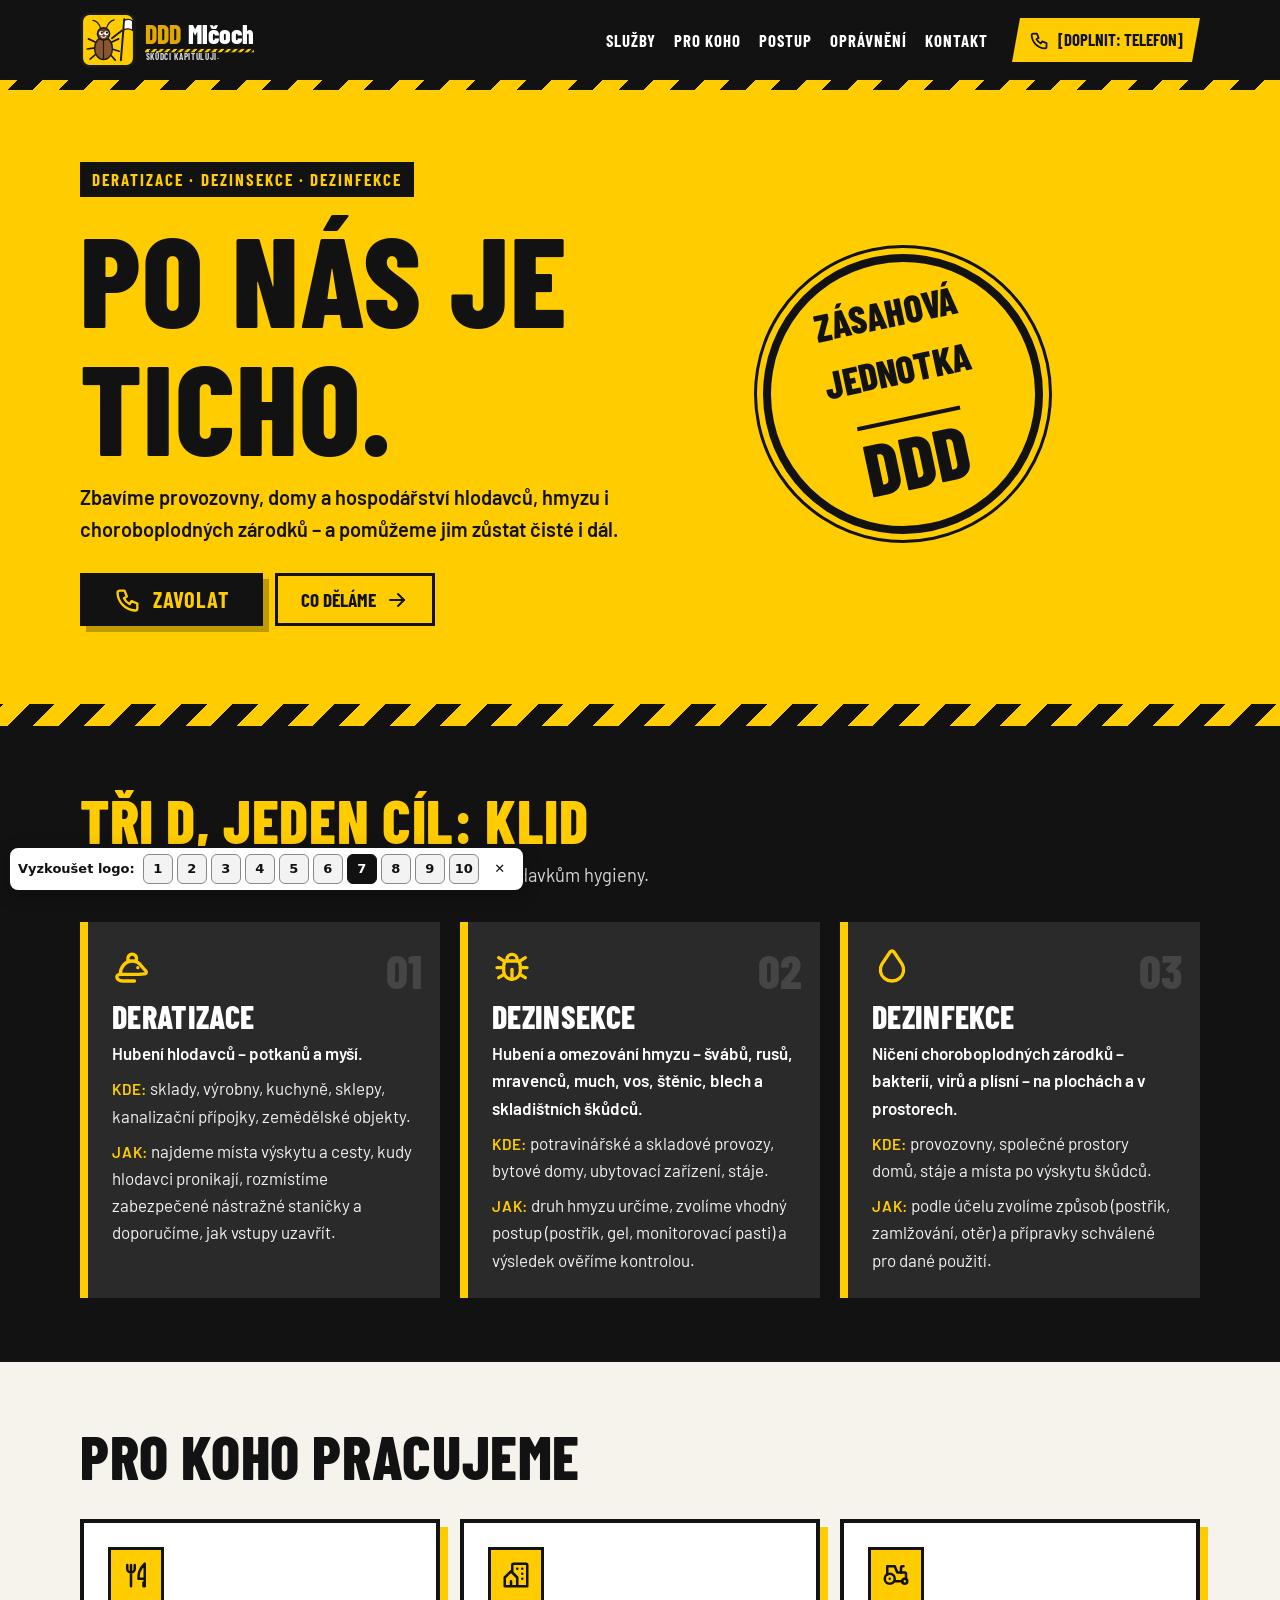
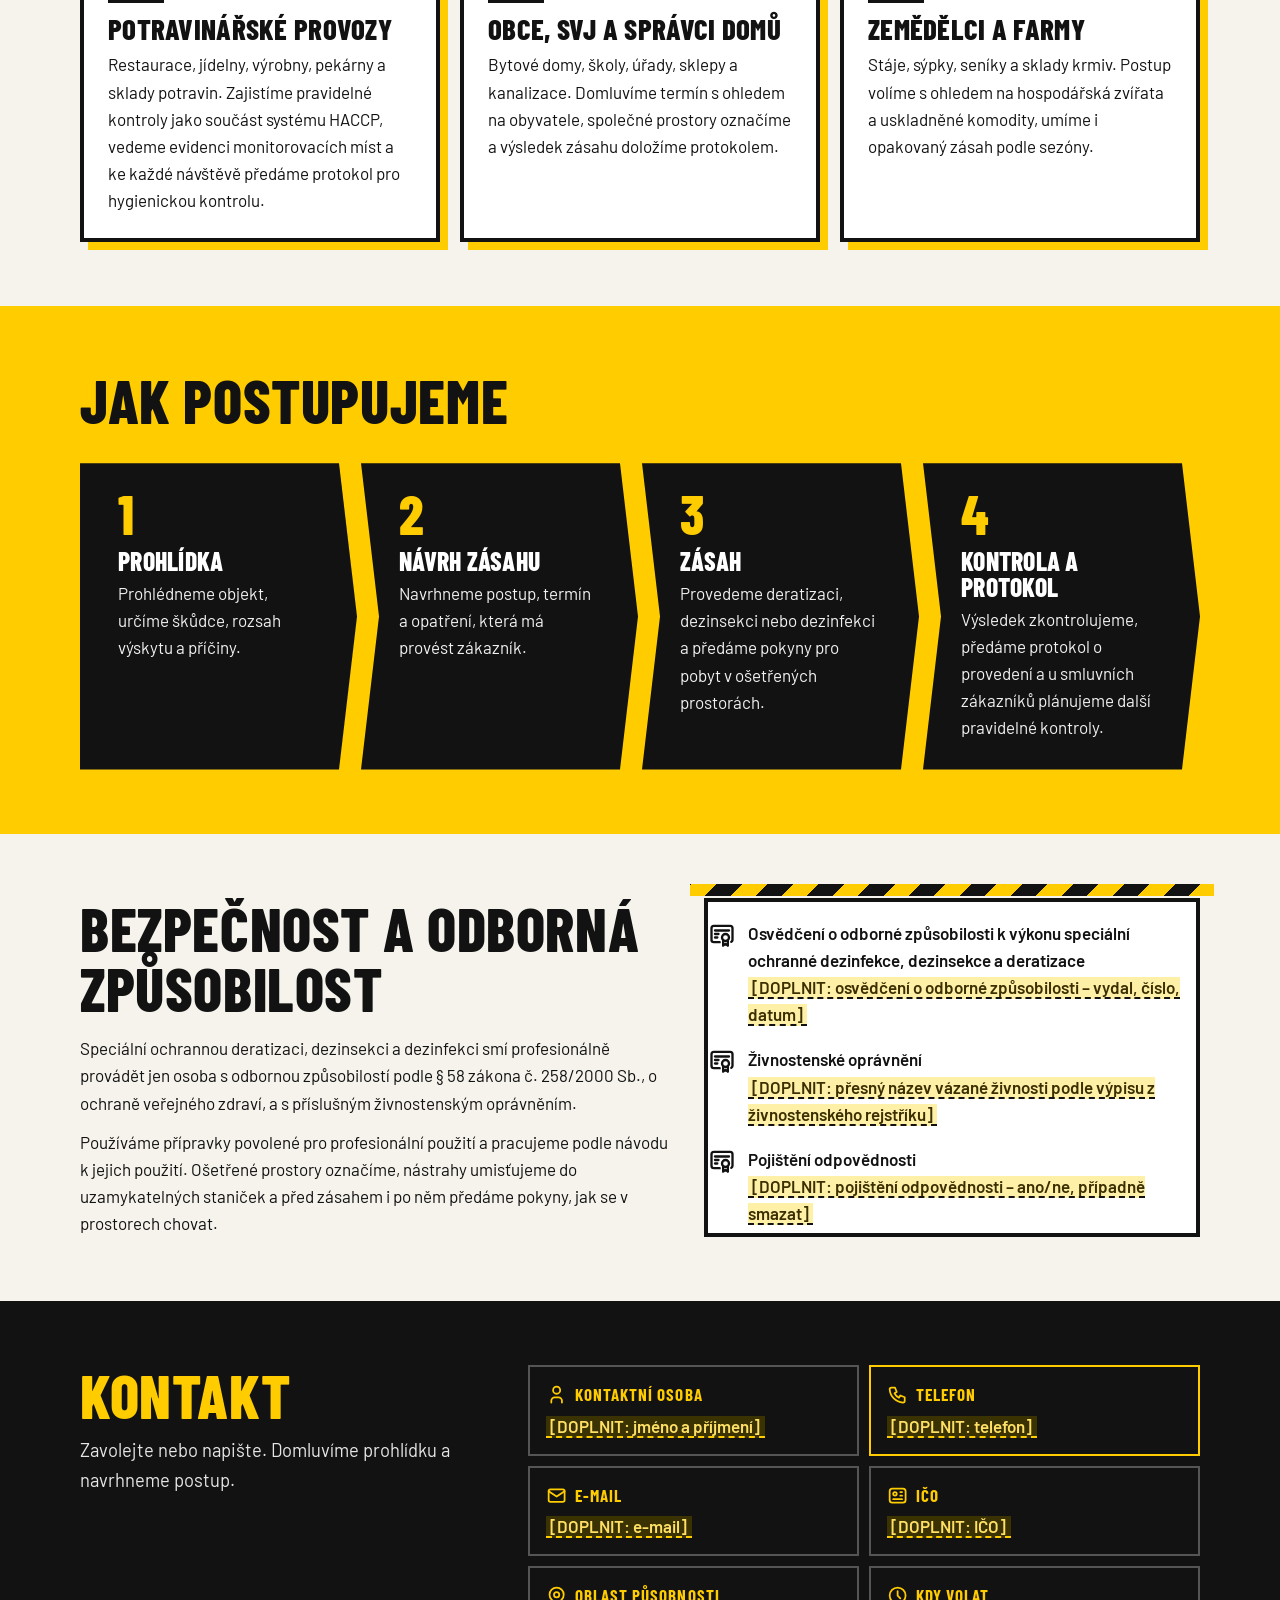
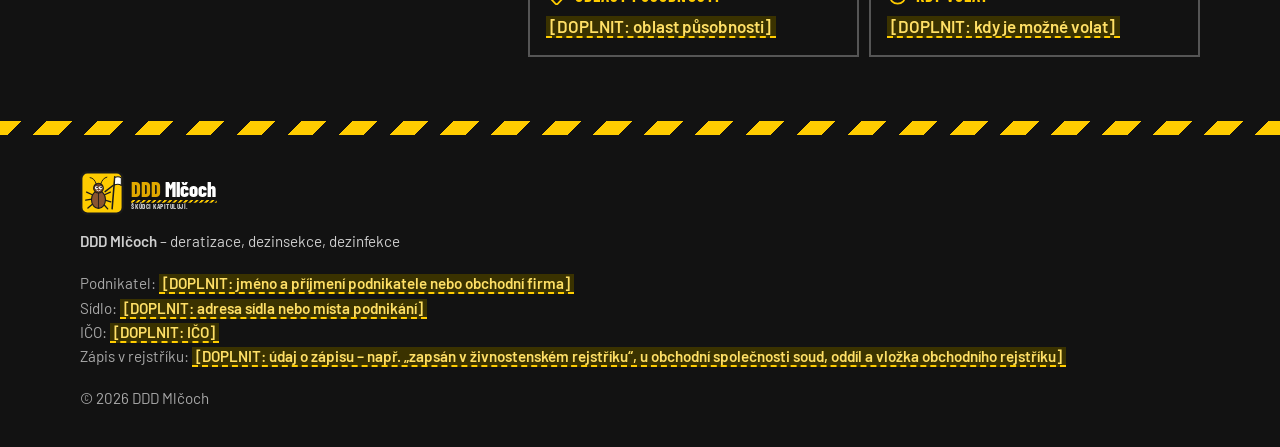
<file: navrhy/designy/design-3.html>
<!doctype html>
<html lang="cs">
<head>
<meta charset="utf-8">
<meta name="viewport" content="width=device-width, initial-scale=1">
<meta name="robots" content="noindex">
<title>Návrh 3 – Výstražný · DDD Mlčoch</title>
<meta name="description" content="DDD Mlčoch – deratizace, dezinsekce a dezinfekce pro firmy, potravinářské provozy, obce, SVJ a zemědělce.">
<link rel="stylesheet" href="../spolecne/pisma.css">
<link rel="stylesheet" href="../spolecne/zaklad.css">
<link rel="stylesheet" href="design-3.css">
</head>
<body class="d3" data-vychozi-logo="7">
<!-- NÁVRH 3: Výstražný. Texty odpovídají obsah/texty.md. Vygenerováno skriptem navrhy/nastroje/designy.py. -->
<a class="skip" href="#obsah">Přeskočit na obsah</a>

<header class="hlavicka tmave">
  <div class="wrap hlavicka__in">
    <a class="logo-slot" href="#uvod" aria-label="DDD Mlčoch – na začátek stránky" data-logo-slot><svg xmlns="http://www.w3.org/2000/svg" viewBox="0 0 315 100" role="img" aria-label="DDD Mlčoch – logo">
  <defs><pattern id="l07-pruhy-h" width="12" height="6" patternUnits="userSpaceOnUse" patternTransform="skewX(-45)"><rect width="12" height="6" fill="#ffcc00"/><rect width="6" height="6" fill="#1a1a1a"/></pattern></defs>
  <g class="znacka">
  <rect x="3" y="3" width="94" height="94" rx="14" fill="#ffcc00" stroke="#1a1a1a" stroke-width="5"/>
  <path d="M73 86 79 13" stroke="#1a1a1a" stroke-width="3.5" stroke-linecap="round"/>
  <path d="M79 15q8-4 15 1v17q-7-5-16-1Z" fill="#fff" stroke="#1a1a1a" stroke-width="2.4" stroke-linejoin="round"/>
  <path d="M28 54 15 48M27 64 13 66M30 74 18 84M56 54 69 48M57 66 70 70M54 76 63 86" stroke="#1a1a1a" stroke-width="3" stroke-linecap="round"/>
  <path d="M57 47 75 33" stroke="#1a1a1a" stroke-width="3.2" stroke-linecap="round"/>
  <ellipse cx="42" cy="65" rx="16" ry="20" fill="#8a5530" stroke="#1a1a1a" stroke-width="2.5"/>
  <path d="M42 47v37" stroke="#1a1a1a" stroke-width="2"/>
  <circle cx="42" cy="39" r="11" fill="#6b3f22" stroke="#1a1a1a" stroke-width="2.5"/>
  <path d="M37 30q-4-14-14-15M47 30q4-14 14-16" fill="none" stroke="#1a1a1a" stroke-width="2.2" stroke-linecap="round"/>
  <circle cx="38" cy="38" r="4" fill="#fff"/><circle cx="47" cy="38" r="4" fill="#fff"/>
  <circle cx="39" cy="37" r="2" fill="#1a1a1a"/><circle cx="48" cy="37" r="2" fill="#1a1a1a"/>
  <path d="M38 44q4 3 8 0" fill="none" stroke="#fff" stroke-width="1.8" stroke-linecap="round"/>
  </g>
  <text x="116.0" y="58.0" font-family="'Barlow Condensed','DejaVu Sans Condensed',sans-serif" font-weight="800" font-size="46" style="fill:#e0a800">DDD</text>
  <text x="192.2" y="58.0" font-family="'Barlow Condensed','DejaVu Sans Condensed',sans-serif" font-weight="800" font-size="46" style="fill:var(--logo-ink,#1c2420)">Mlčoch</text>
  <rect x="116" y="66" width="194.6" height="6" fill="url(#l07-pruhy-h)"/>
  <text x="117.0" y="86.0" font-family="'Barlow Condensed','DejaVu Sans Condensed',sans-serif" font-weight="700" font-size="16" style="fill:var(--logo-ink2,#4b5651)" letter-spacing="1.2">ŠKŮDCI KAPITULUJÍ.</text>
</svg></a>
    <nav class="menu" aria-label="Hlavní menu"><ul><li><a href="#sluzby">Služby</a></li><li><a href="#pro-koho">Pro koho</a></li><li><a href="#postup">Postup</a></li><li><a href="#opravneni">Oprávnění</a></li><li><a href="#kontakt">Kontakt</a></li></ul></nav>
    <!-- Až bude známé číslo: href="tel:+420XXXXXXXXX" a text čísla. Do té doby odkaz na #kontakt. -->
    <a class="btn btn--tel" href="#kontakt"><svg class="ikona" aria-hidden="true" focusable="false" xmlns="http://www.w3.org/2000/svg" viewBox="0 0 24 24" fill="none" stroke="currentColor" stroke-width="2" stroke-linecap="round" stroke-linejoin="round" > <path d="M5 4h4l2 5l-2.5 1.5a11 11 0 0 0 5 5l1.5 -2.5l5 2v4a2 2 0 0 1 -2 2a16 16 0 0 1 -15 -15a2 2 0 0 1 2 -2" /> </svg><span class="doplnit">[DOPLNIT: telefon]</span></a>
  </div>
</header>

<main id="obsah">
  <section id="uvod" class="uvod">
    <div class="wrap uvod__in">
      <div class="uvod__text">
        <p class="nadtitulek">Deratizace · Dezinsekce · Dezinfekce</p>
        <h1>Po nás je ticho.</h1>
        <p class="perex">Zbavíme provozovny, domy a hospodářství hlodavců, hmyzu i choroboplodných zárodků – a pomůžeme jim zůstat čisté i dál.</p>
        <div class="akce">
          <a class="btn btn--hlavni" href="#kontakt"><svg class="ikona" aria-hidden="true" focusable="false" xmlns="http://www.w3.org/2000/svg" viewBox="0 0 24 24" fill="none" stroke="currentColor" stroke-width="2" stroke-linecap="round" stroke-linejoin="round" > <path d="M5 4h4l2 5l-2.5 1.5a11 11 0 0 0 5 5l1.5 -2.5l5 2v4a2 2 0 0 1 -2 2a16 16 0 0 1 -15 -15a2 2 0 0 1 2 -2" /> </svg>Zavolat</a>
          <a class="btn btn--vedlejsi" href="#sluzby">Co děláme <svg class="ikona" aria-hidden="true" focusable="false" xmlns="http://www.w3.org/2000/svg" viewBox="0 0 24 24" fill="none" stroke="currentColor" stroke-width="2" stroke-linecap="round" stroke-linejoin="round" > <path d="M5 12l14 0" /> <path d="M13 18l6 -6" /> <path d="M13 6l6 6" /> </svg></a>
        </div>
      </div>
      <div class="uvod__obr"><div class="uvod__razitko" aria-hidden="true"><span>Zásahová</span><span>jednotka</span><span>DDD</span></div></div>
    </div>
  </section>

  <section id="sluzby" class="sekce sluzby">
    <div class="wrap">
      <header class="sekce__hlava">
        <h2>Tři D, jeden cíl: klid</h2>
        <p>Zásah vždy přizpůsobíme provozu, druhu škůdce a požadavkům hygieny.</p>
      </header>
      <div class="sluzby__mrizka">
        <article class="sluzba">
          <div class="sluzba__ikona"><svg class="ikona" aria-hidden="true" focusable="false" xmlns="http://www.w3.org/2000/svg" viewBox="0 0 24 24" fill="none" stroke="currentColor" stroke-width="2" stroke-linecap="round" stroke-linejoin="round"> <path d="M5 17c0-4.4 3.1-8 7-8 2.3 0 4.4 1.2 5.7 3.1l2.6 2.9a1 1 0 0 1-.7 1.7l-3.6.3z" /> <path d="M10.2 9.3a2.6 2.6 0 1 1 3.9-.1" /> <path d="M5 17c-1.8 0-2.6 1.3-1.8 2.6.6 1 2 1.4 3.3 1.4h7" /> <path d="M15.5 13h.01" /> </svg></div>
          <h3>Deratizace</h3>
          <p class="sluzba__co">Hubení hlodavců – potkanů a myší.</p>
          <p><strong>Kde:</strong> sklady, výrobny, kuchyně, sklepy, kanalizační přípojky, zemědělské objekty.</p>
          <p><strong>Jak:</strong> najdeme místa výskytu a cesty, kudy hlodavci pronikají, rozmístíme zabezpečené nástražné staničky a doporučíme, jak vstupy uzavřít.</p>
        </article>
        <article class="sluzba">
          <div class="sluzba__ikona"><svg class="ikona" aria-hidden="true" focusable="false" xmlns="http://www.w3.org/2000/svg" viewBox="0 0 24 24" fill="none" stroke="currentColor" stroke-width="2" stroke-linecap="round" stroke-linejoin="round" > <path d="M9 9v-1a3 3 0 0 1 6 0v1" /> <path d="M8 9h8a6 6 0 0 1 1 3v3a5 5 0 0 1 -10 0v-3a6 6 0 0 1 1 -3" /> <path d="M3 13l4 0" /> <path d="M17 13l4 0" /> <path d="M12 20l0 -6" /> <path d="M4 19l3.35 -2" /> <path d="M20 19l-3.35 -2" /> <path d="M4 7l3.75 2.4" /> <path d="M20 7l-3.75 2.4" /> </svg></div>
          <h3>Dezinsekce</h3>
          <p class="sluzba__co">Hubení a omezování hmyzu – švábů, rusů, mravenců, much, vos, štěnic, blech a skladištních škůdců.</p>
          <p><strong>Kde:</strong> potravinářské a skladové provozy, bytové domy, ubytovací zařízení, stáje.</p>
          <p><strong>Jak:</strong> druh hmyzu určíme, zvolíme vhodný postup (postřik, gel, monitorovací pasti) a výsledek ověříme kontrolou.</p>
        </article>
        <article class="sluzba">
          <div class="sluzba__ikona"><svg class="ikona" aria-hidden="true" focusable="false" xmlns="http://www.w3.org/2000/svg" viewBox="0 0 24 24" fill="none" stroke="currentColor" stroke-width="2" stroke-linecap="round" stroke-linejoin="round" > <path d="M7.502 19.423c2.602 2.105 6.395 2.105 8.996 0c2.602 -2.105 3.262 -5.708 1.566 -8.546l-4.89 -7.26c-.42 -.625 -1.287 -.803 -1.936 -.397a1.376 1.376 0 0 0 -.41 .397l-4.893 7.26c-1.695 2.838 -1.035 6.441 1.567 8.546" /> </svg></div>
          <h3>Dezinfekce</h3>
          <p class="sluzba__co">Ničení choroboplodných zárodků – bakterií, virů a plísní – na plochách a v prostorech.</p>
          <p><strong>Kde:</strong> provozovny, společné prostory domů, stáje a místa po výskytu škůdců.</p>
          <p><strong>Jak:</strong> podle účelu zvolíme způsob (postřik, zamlžování, otěr) a přípravky schválené pro dané použití.</p>
        </article>
      </div>
    </div>
  </section>

  <section id="pro-koho" class="sekce prokoho">
    <div class="wrap">
      <header class="sekce__hlava"><h2>Pro koho pracujeme</h2></header>
      <div class="prokoho__mrizka">
        <article class="skupina">
          <div class="skupina__ikona"><svg class="ikona" aria-hidden="true" focusable="false" xmlns="http://www.w3.org/2000/svg" viewBox="0 0 24 24" fill="none" stroke="currentColor" stroke-width="2" stroke-linecap="round" stroke-linejoin="round" > <path d="M19 3v12h-5c-.023 -3.681 .184 -7.406 5 -12m0 12v6h-1v-3m-10 -14v17m-3 -17v3a3 3 0 1 0 6 0v-3" /> </svg></div>
          <h3>Potravinářské provozy</h3>
          <p>Restaurace, jídelny, výrobny, pekárny a sklady potravin. Zajistíme pravidelné kontroly jako součást systému HACCP, vedeme evidenci monitorovacích míst a ke každé návštěvě předáme protokol pro hygienickou kontrolu.</p>
        </article>
        <article class="skupina">
          <div class="skupina__ikona"><svg class="ikona" aria-hidden="true" focusable="false" xmlns="http://www.w3.org/2000/svg" viewBox="0 0 24 24" fill="none" stroke="currentColor" stroke-width="2" stroke-linecap="round" stroke-linejoin="round" > <path d="M8 9l5 5v7h-5v-4m0 4h-5v-7l5 -5m1 1v-6a1 1 0 0 1 1 -1h10a1 1 0 0 1 1 1v17h-8" /> <path d="M13 7l0 .01" /> <path d="M17 7l0 .01" /> <path d="M17 11l0 .01" /> <path d="M17 15l0 .01" /> </svg></div>
          <h3>Obce, SVJ a správci domů</h3>
          <p>Bytové domy, školy, úřady, sklepy a kanalizace. Domluvíme termín s ohledem na obyvatele, společné prostory označíme a výsledek zásahu doložíme protokolem.</p>
        </article>
        <article class="skupina">
          <div class="skupina__ikona"><svg class="ikona" aria-hidden="true" focusable="false" xmlns="http://www.w3.org/2000/svg" viewBox="0 0 24 24" fill="none" stroke="currentColor" stroke-width="2" stroke-linecap="round" stroke-linejoin="round" > <path d="M3 15a4 4 0 1 0 8 0a4 4 0 1 0 -8 0" /> <path d="M7 15l0 .01" /> <path d="M17 17a2 2 0 1 0 4 0a2 2 0 1 0 -4 0" /> <path d="M10.5 17l6.5 0" /> <path d="M20 15.2v-4.2a1 1 0 0 0 -1 -1h-6l-2 -5h-6v6.5" /> <path d="M18 5h-1a1 1 0 0 0 -1 1v4" /> </svg></div>
          <h3>Zemědělci a farmy</h3>
          <p>Stáje, sýpky, seníky a sklady krmiv. Postup volíme s ohledem na hospodářská zvířata a uskladněné komodity, umíme i opakovaný zásah podle sezóny.</p>
        </article>
      </div>
    </div>
  </section>

  <section id="postup" class="sekce postup">
    <div class="wrap">
      <header class="sekce__hlava"><h2>Jak postupujeme</h2></header>
      <ol class="postup__kroky">
        <li class="krok">
          <span class="krok__cislo">1</span>
          <div class="krok__ikona"><svg class="ikona" aria-hidden="true" focusable="false" xmlns="http://www.w3.org/2000/svg" viewBox="0 0 24 24" fill="none" stroke="currentColor" stroke-width="2" stroke-linecap="round" stroke-linejoin="round" > <path d="M3 10a7 7 0 1 0 14 0a7 7 0 1 0 -14 0" /> <path d="M21 21l-6 -6" /> </svg></div>
          <h3>Prohlídka</h3>
          <p>Prohlédneme objekt, určíme škůdce, rozsah výskytu a příčiny.</p>
        </li>
        <li class="krok">
          <span class="krok__cislo">2</span>
          <div class="krok__ikona"><svg class="ikona" aria-hidden="true" focusable="false" xmlns="http://www.w3.org/2000/svg" viewBox="0 0 24 24" fill="none" stroke="currentColor" stroke-width="2" stroke-linecap="round" stroke-linejoin="round" > <path d="M9 5h-2a2 2 0 0 0 -2 2v12a2 2 0 0 0 2 2h10a2 2 0 0 0 2 -2v-12a2 2 0 0 0 -2 -2h-2" /> <path d="M9 5a2 2 0 0 1 2 -2h2a2 2 0 0 1 2 2a2 2 0 0 1 -2 2h-2a2 2 0 0 1 -2 -2" /> <path d="M9 14l2 2l4 -4" /> </svg></div>
          <h3>Návrh zásahu</h3>
          <p>Navrhneme postup, termín a opatření, která má provést zákazník.</p>
        </li>
        <li class="krok">
          <span class="krok__cislo">3</span>
          <div class="krok__ikona"><svg class="ikona" aria-hidden="true" focusable="false" xmlns="http://www.w3.org/2000/svg" viewBox="0 0 24 24" fill="none" stroke="currentColor" stroke-width="2" stroke-linecap="round" stroke-linejoin="round" > <path d="M4 12a2 2 0 0 1 2 -2h4a2 2 0 0 1 2 2v7a2 2 0 0 1 -2 2h-4a2 2 0 0 1 -2 -2l0 -7" /> <path d="M6 10v-4a1 1 0 0 1 1 -1h2a1 1 0 0 1 1 1v4" /> <path d="M15 7h.01" /> <path d="M18 9h.01" /> <path d="M18 5h.01" /> <path d="M21 3h.01" /> <path d="M21 7h.01" /> <path d="M21 11h.01" /> <path d="M10 7h1" /> </svg></div>
          <h3>Zásah</h3>
          <p>Provedeme deratizaci, dezinsekci nebo dezinfekci a předáme pokyny pro pobyt v ošetřených prostorách.</p>
        </li>
        <li class="krok">
          <span class="krok__cislo">4</span>
          <div class="krok__ikona"><svg class="ikona" aria-hidden="true" focusable="false" xmlns="http://www.w3.org/2000/svg" viewBox="0 0 24 24" fill="none" stroke="currentColor" stroke-width="2" stroke-linecap="round" stroke-linejoin="round" > <path d="M14 3v4a1 1 0 0 0 1 1h4" /> <path d="M5 8v-3a2 2 0 0 1 2 -2h7l5 5v11a2 2 0 0 1 -2 2h-5" /> <path d="M3 14a3 3 0 1 0 6 0a3 3 0 1 0 -6 0" /> <path d="M4.5 17l-1.5 5l3 -1.5l3 1.5l-1.5 -5" /> </svg></div>
          <h3>Kontrola a protokol</h3>
          <p>Výsledek zkontrolujeme, předáme protokol o provedení a u smluvních zákazníků plánujeme další pravidelné kontroly.</p>
        </li>
      </ol>
    </div>
  </section>

  <section id="opravneni" class="sekce opravneni">
    <div class="wrap opravneni__in">
      <div class="opravneni__text">
        <h2>Bezpečnost a odborná způsobilost</h2>
        <p>Speciální ochrannou deratizaci, dezinsekci a dezinfekci smí profesionálně provádět jen osoba s odbornou způsobilostí podle § 58 zákona č. 258/2000 Sb., o ochraně veřejného zdraví, a s příslušným živnostenským oprávněním.</p>
        <p>Používáme přípravky povolené pro profesionální použití a pracujeme podle návodu k jejich použití. Ošetřené prostory označíme, nástrahy umisťujeme do uzamykatelných staniček a před zásahem i po něm předáme pokyny, jak se v prostorech chovat.</p>
      </div>
      <ul class="opravneni__seznam">
            <li><svg class="ikona" aria-hidden="true" focusable="false" xmlns="http://www.w3.org/2000/svg" viewBox="0 0 24 24" fill="none" stroke="currentColor" stroke-width="2" stroke-linecap="round" stroke-linejoin="round" > <path d="M12 15a3 3 0 1 0 6 0a3 3 0 1 0 -6 0" /> <path d="M13 17.5v4.5l2 -1.5l2 1.5v-4.5" /> <path d="M10 19h-5a2 2 0 0 1 -2 -2v-10c0 -1.1 .9 -2 2 -2h14a2 2 0 0 1 2 2v10a2 2 0 0 1 -1 1.73" /> <path d="M6 9l12 0" /> <path d="M6 12l3 0" /> <path d="M6 15l2 0" /> </svg><div><strong>Osvědčení o odborné způsobilosti k výkonu speciální ochranné dezinfekce, dezinsekce a deratizace</strong><br><span class="doplnit">[DOPLNIT: osvědčení o odborné způsobilosti – vydal, číslo, datum]</span></div></li>
            <li><svg class="ikona" aria-hidden="true" focusable="false" xmlns="http://www.w3.org/2000/svg" viewBox="0 0 24 24" fill="none" stroke="currentColor" stroke-width="2" stroke-linecap="round" stroke-linejoin="round" > <path d="M12 15a3 3 0 1 0 6 0a3 3 0 1 0 -6 0" /> <path d="M13 17.5v4.5l2 -1.5l2 1.5v-4.5" /> <path d="M10 19h-5a2 2 0 0 1 -2 -2v-10c0 -1.1 .9 -2 2 -2h14a2 2 0 0 1 2 2v10a2 2 0 0 1 -1 1.73" /> <path d="M6 9l12 0" /> <path d="M6 12l3 0" /> <path d="M6 15l2 0" /> </svg><div><strong>Živnostenské oprávnění</strong><br><span class="doplnit">[DOPLNIT: přesný název vázané živnosti podle výpisu z živnostenského rejstříku]</span></div></li>
            <li><svg class="ikona" aria-hidden="true" focusable="false" xmlns="http://www.w3.org/2000/svg" viewBox="0 0 24 24" fill="none" stroke="currentColor" stroke-width="2" stroke-linecap="round" stroke-linejoin="round" > <path d="M12 15a3 3 0 1 0 6 0a3 3 0 1 0 -6 0" /> <path d="M13 17.5v4.5l2 -1.5l2 1.5v-4.5" /> <path d="M10 19h-5a2 2 0 0 1 -2 -2v-10c0 -1.1 .9 -2 2 -2h14a2 2 0 0 1 2 2v10a2 2 0 0 1 -1 1.73" /> <path d="M6 9l12 0" /> <path d="M6 12l3 0" /> <path d="M6 15l2 0" /> </svg><div><strong>Pojištění odpovědnosti</strong><br><span class="doplnit">[DOPLNIT: pojištění odpovědnosti – ano/ne, případně smazat]</span></div></li>
      </ul>
    </div>
  </section>

  <section id="kontakt" class="sekce kontakt">
    <div class="wrap kontakt__in">
      <div class="kontakt__uvod">
        <h2>Kontakt</h2>
        <p>Zavolejte nebo napište. Domluvíme prohlídku a navrhneme postup.</p>
        <!-- Až bude známé číslo, přidat tlačítko: <a class="btn btn--hlavni" href="tel:+420XXXXXXXXX">Zavolat</a> -->
      </div>
      <dl class="kontakt__udaje">
          <div class="kontakt__polozka">
            <dt><svg class="ikona" aria-hidden="true" focusable="false" xmlns="http://www.w3.org/2000/svg" viewBox="0 0 24 24" fill="none" stroke="currentColor" stroke-width="2" stroke-linecap="round" stroke-linejoin="round" > <path d="M8 7a4 4 0 1 0 8 0a4 4 0 0 0 -8 0" /> <path d="M6 21v-2a4 4 0 0 1 4 -4h4a4 4 0 0 1 4 4v2" /> </svg>Kontaktní osoba</dt>
            <dd><span class="doplnit">[DOPLNIT: jméno a příjmení]</span></dd>
          </div>
          <div class="kontakt__polozka kontakt__polozka--tel">
            <dt><svg class="ikona" aria-hidden="true" focusable="false" xmlns="http://www.w3.org/2000/svg" viewBox="0 0 24 24" fill="none" stroke="currentColor" stroke-width="2" stroke-linecap="round" stroke-linejoin="round" > <path d="M5 4h4l2 5l-2.5 1.5a11 11 0 0 0 5 5l1.5 -2.5l5 2v4a2 2 0 0 1 -2 2a16 16 0 0 1 -15 -15a2 2 0 0 1 2 -2" /> </svg>Telefon</dt>
            <dd><span class="doplnit">[DOPLNIT: telefon]</span></dd>
          </div>
          <div class="kontakt__polozka">
            <dt><svg class="ikona" aria-hidden="true" focusable="false" xmlns="http://www.w3.org/2000/svg" viewBox="0 0 24 24" fill="none" stroke="currentColor" stroke-width="2" stroke-linecap="round" stroke-linejoin="round" > <path d="M3 7a2 2 0 0 1 2 -2h14a2 2 0 0 1 2 2v10a2 2 0 0 1 -2 2h-14a2 2 0 0 1 -2 -2v-10" /> <path d="M3 7l9 6l9 -6" /> </svg>E-mail</dt>
            <dd><span class="doplnit">[DOPLNIT: e-mail]</span></dd>
          </div>
          <div class="kontakt__polozka">
            <dt><svg class="ikona" aria-hidden="true" focusable="false" xmlns="http://www.w3.org/2000/svg" viewBox="0 0 24 24" fill="none" stroke="currentColor" stroke-width="2" stroke-linecap="round" stroke-linejoin="round" > <path d="M3 7a3 3 0 0 1 3 -3h12a3 3 0 0 1 3 3v10a3 3 0 0 1 -3 3h-12a3 3 0 0 1 -3 -3l0 -10" /> <path d="M7 10a2 2 0 1 0 4 0a2 2 0 1 0 -4 0" /> <path d="M15 8l2 0" /> <path d="M15 12l2 0" /> <path d="M7 16l10 0" /> </svg>IČO</dt>
            <dd><span class="doplnit">[DOPLNIT: IČO]</span></dd>
          </div>
          <div class="kontakt__polozka">
            <dt><svg class="ikona" aria-hidden="true" focusable="false" xmlns="http://www.w3.org/2000/svg" viewBox="0 0 24 24" fill="none" stroke="currentColor" stroke-width="2" stroke-linecap="round" stroke-linejoin="round" > <path d="M9 11a3 3 0 1 0 6 0a3 3 0 0 0 -6 0" /> <path d="M17.657 16.657l-4.243 4.243a2 2 0 0 1 -2.827 0l-4.244 -4.243a8 8 0 1 1 11.314 0" /> </svg>Oblast působnosti</dt>
            <dd><span class="doplnit">[DOPLNIT: oblast působnosti]</span></dd>
          </div>
          <div class="kontakt__polozka">
            <dt><svg class="ikona" aria-hidden="true" focusable="false" xmlns="http://www.w3.org/2000/svg" viewBox="0 0 24 24" fill="none" stroke="currentColor" stroke-width="2" stroke-linecap="round" stroke-linejoin="round" > <path d="M3 12a9 9 0 1 0 18 0a9 9 0 0 0 -18 0" /> <path d="M12 7v5l3 3" /> </svg>Kdy volat</dt>
            <dd><span class="doplnit">[DOPLNIT: kdy je možné volat]</span></dd>
          </div>
      </dl>
    </div>
  </section>
</main>

<footer class="paticka tmave">
  <div class="wrap paticka__in">
    <div class="paticka__znacka">
      <span class="logo-slot logo-slot--paticka" data-logo-slot><svg xmlns="http://www.w3.org/2000/svg" viewBox="0 0 315 100" role="img" aria-label="DDD Mlčoch – logo">
  <defs><pattern id="l07-pruhy-f" width="12" height="6" patternUnits="userSpaceOnUse" patternTransform="skewX(-45)"><rect width="12" height="6" fill="#ffcc00"/><rect width="6" height="6" fill="#1a1a1a"/></pattern></defs>
  <g class="znacka">
  <rect x="3" y="3" width="94" height="94" rx="14" fill="#ffcc00" stroke="#1a1a1a" stroke-width="5"/>
  <path d="M73 86 79 13" stroke="#1a1a1a" stroke-width="3.5" stroke-linecap="round"/>
  <path d="M79 15q8-4 15 1v17q-7-5-16-1Z" fill="#fff" stroke="#1a1a1a" stroke-width="2.4" stroke-linejoin="round"/>
  <path d="M28 54 15 48M27 64 13 66M30 74 18 84M56 54 69 48M57 66 70 70M54 76 63 86" stroke="#1a1a1a" stroke-width="3" stroke-linecap="round"/>
  <path d="M57 47 75 33" stroke="#1a1a1a" stroke-width="3.2" stroke-linecap="round"/>
  <ellipse cx="42" cy="65" rx="16" ry="20" fill="#8a5530" stroke="#1a1a1a" stroke-width="2.5"/>
  <path d="M42 47v37" stroke="#1a1a1a" stroke-width="2"/>
  <circle cx="42" cy="39" r="11" fill="#6b3f22" stroke="#1a1a1a" stroke-width="2.5"/>
  <path d="M37 30q-4-14-14-15M47 30q4-14 14-16" fill="none" stroke="#1a1a1a" stroke-width="2.2" stroke-linecap="round"/>
  <circle cx="38" cy="38" r="4" fill="#fff"/><circle cx="47" cy="38" r="4" fill="#fff"/>
  <circle cx="39" cy="37" r="2" fill="#1a1a1a"/><circle cx="48" cy="37" r="2" fill="#1a1a1a"/>
  <path d="M38 44q4 3 8 0" fill="none" stroke="#fff" stroke-width="1.8" stroke-linecap="round"/>
  </g>
  <text x="116.0" y="58.0" font-family="'Barlow Condensed','DejaVu Sans Condensed',sans-serif" font-weight="800" font-size="46" style="fill:#e0a800">DDD</text>
  <text x="192.2" y="58.0" font-family="'Barlow Condensed','DejaVu Sans Condensed',sans-serif" font-weight="800" font-size="46" style="fill:var(--logo-ink,#1c2420)">Mlčoch</text>
  <rect x="116" y="66" width="194.6" height="6" fill="url(#l07-pruhy-f)"/>
  <text x="117.0" y="86.0" font-family="'Barlow Condensed','DejaVu Sans Condensed',sans-serif" font-weight="700" font-size="16" style="fill:var(--logo-ink2,#4b5651)" letter-spacing="1.2">ŠKŮDCI KAPITULUJÍ.</text>
</svg></span>
      <p><strong>DDD Mlčoch</strong> – deratizace, dezinsekce, dezinfekce</p>
    </div>
    <ul class="paticka__udaje"><li><span>Podnikatel:</span> <span class="doplnit">[DOPLNIT: jméno a příjmení podnikatele nebo obchodní firma]</span></li><li><span>Sídlo:</span> <span class="doplnit">[DOPLNIT: adresa sídla nebo místa podnikání]</span></li><li><span>IČO:</span> <span class="doplnit">[DOPLNIT: IČO]</span></li><li><span>Zápis v rejstříku:</span> <span class="doplnit">[DOPLNIT: údaj o zápisu – např. „zapsán v živnostenském rejstříku“, u obchodní společnosti soud, oddíl a vložka obchodního rejstříku]</span></li></ul>
    <p class="paticka__copy">© 2026 DDD Mlčoch</p>
  </div>
</footer>

<script src="../spolecne/loga.js"></script>
<script src="../spolecne/prepinac.js"></script>
</body>
</html>
</file>
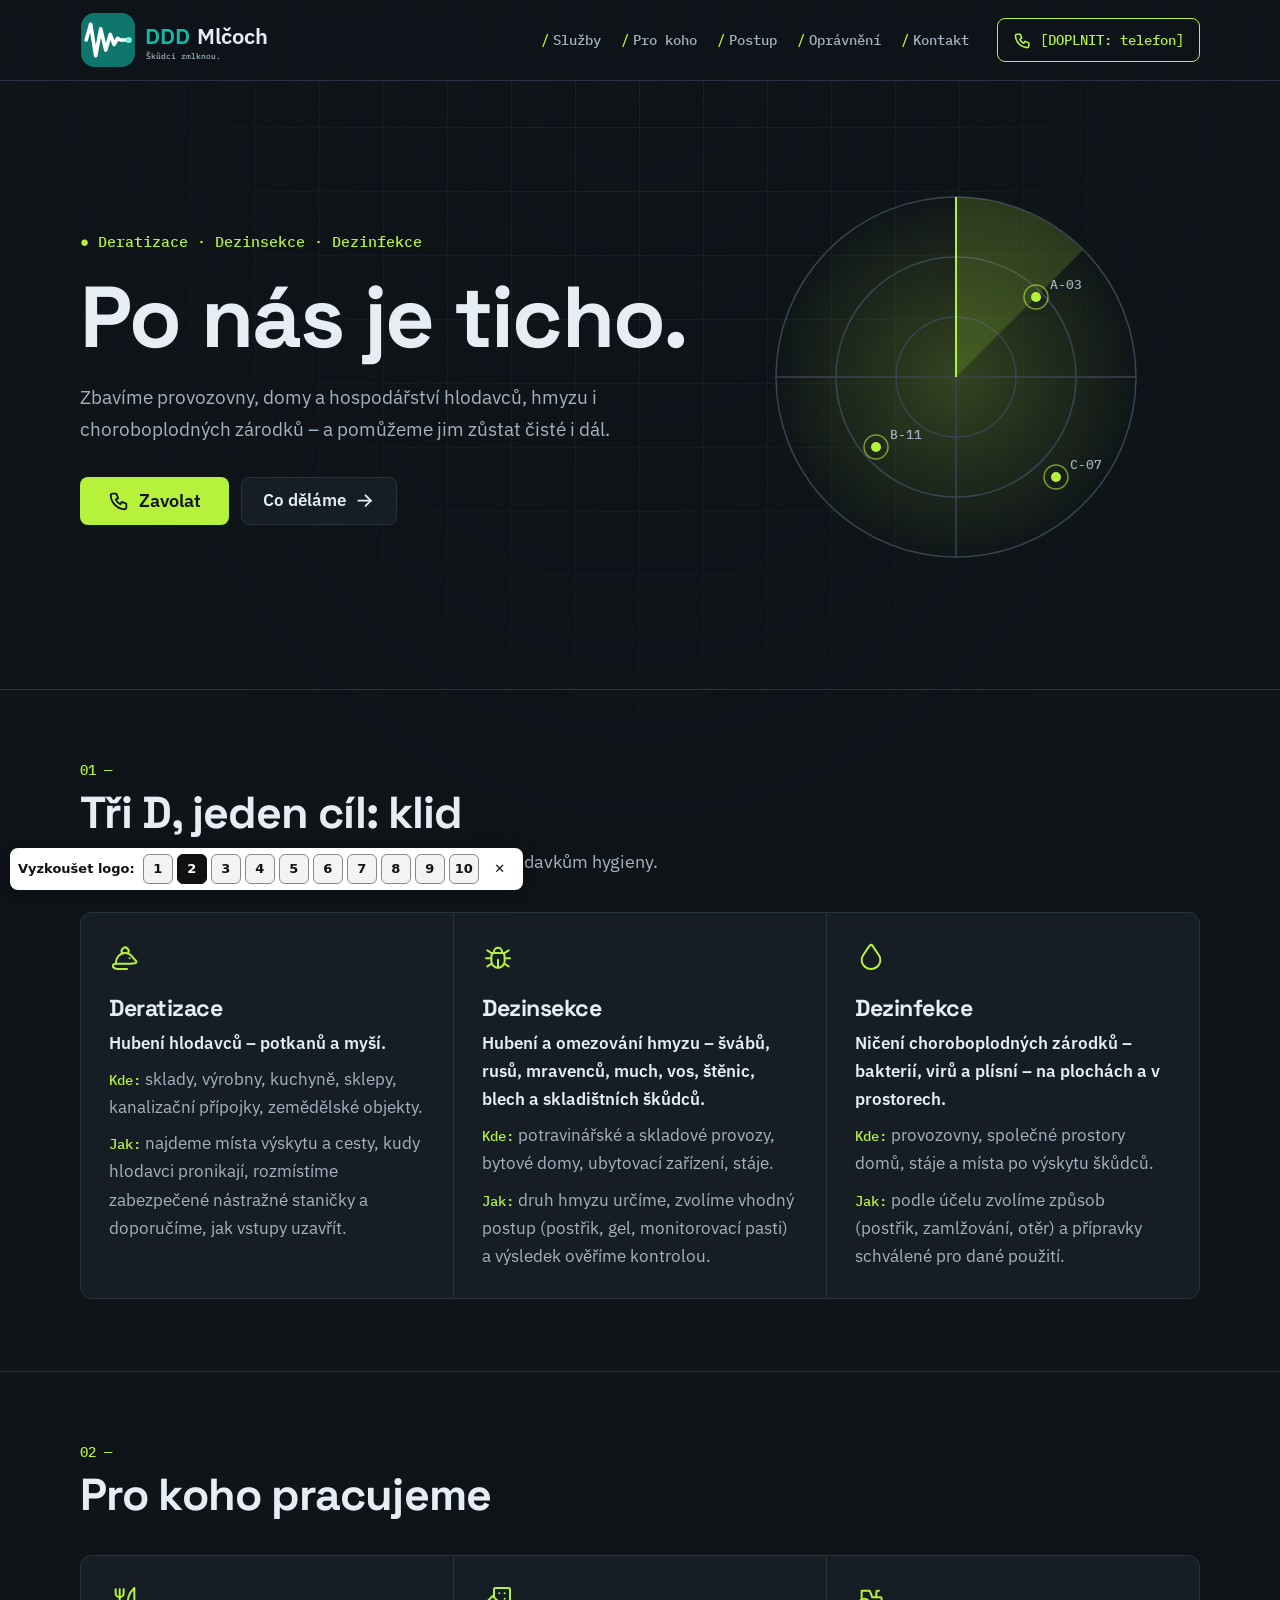
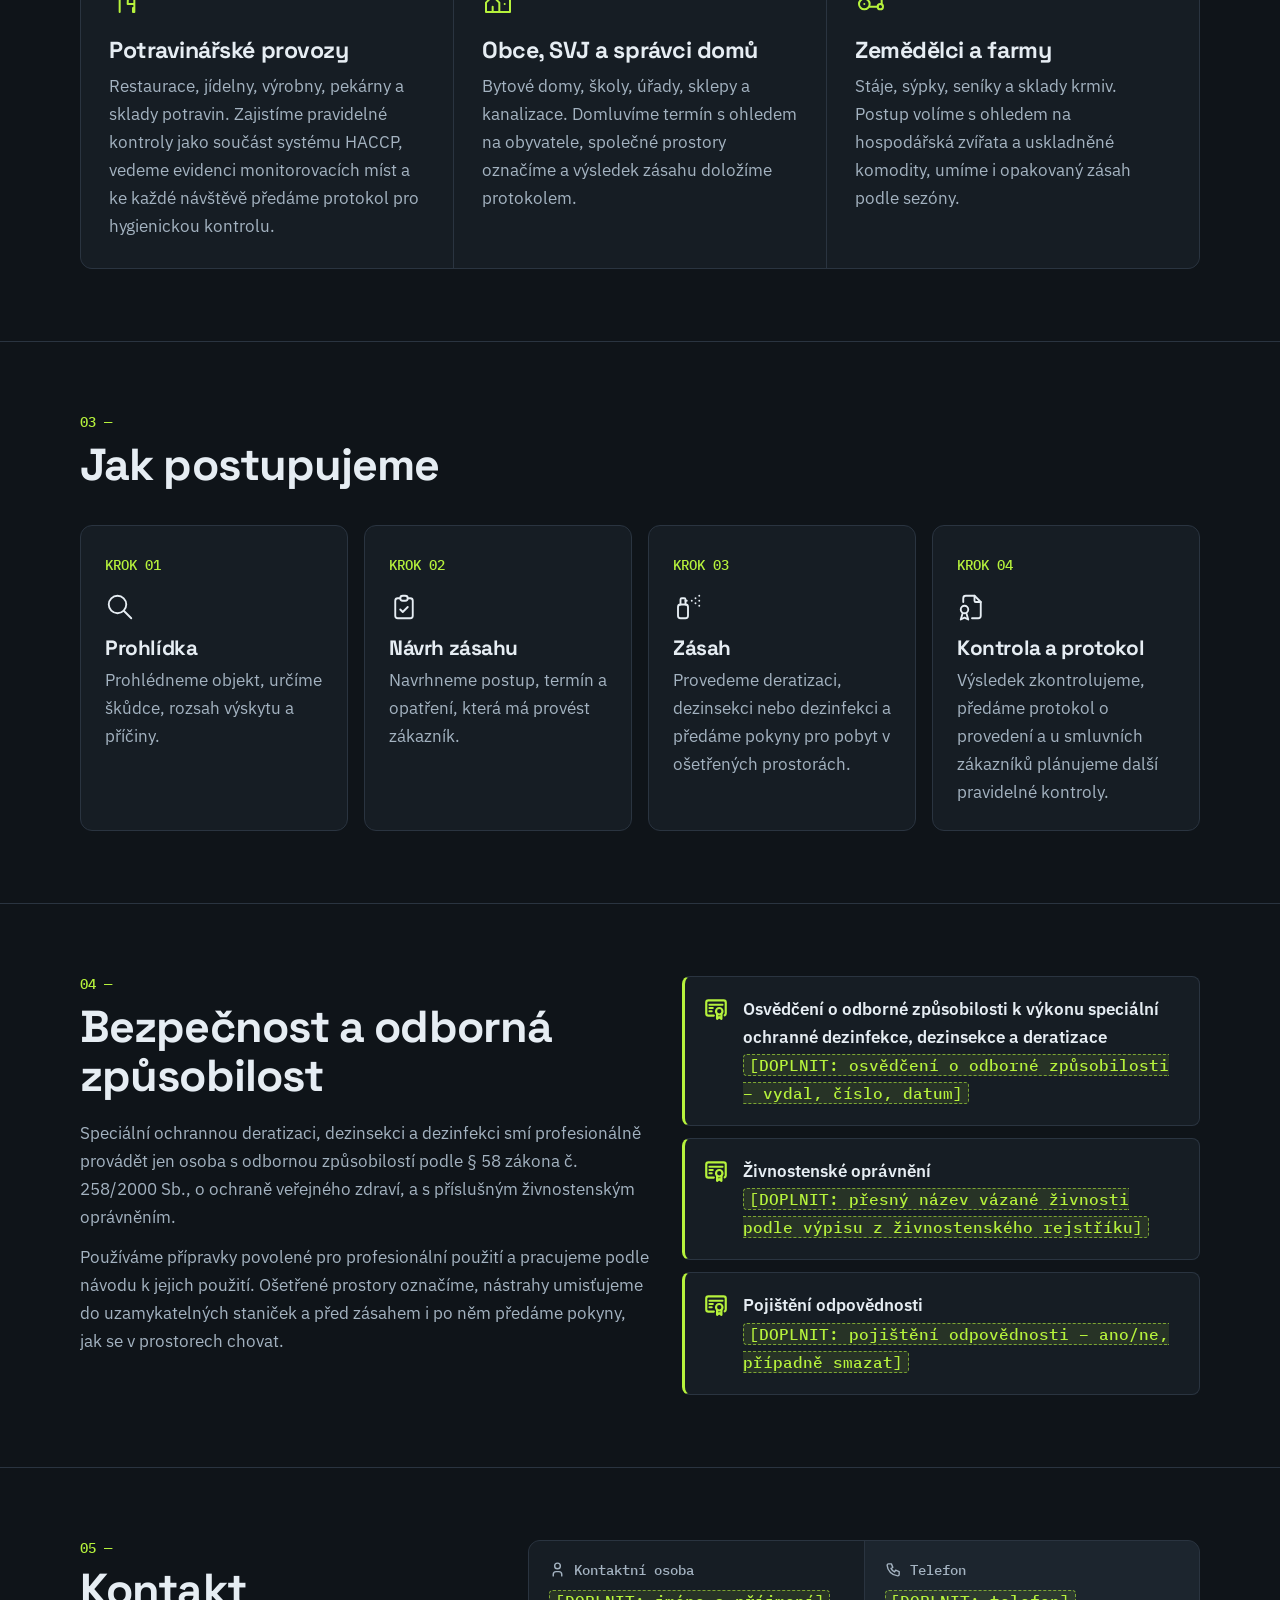
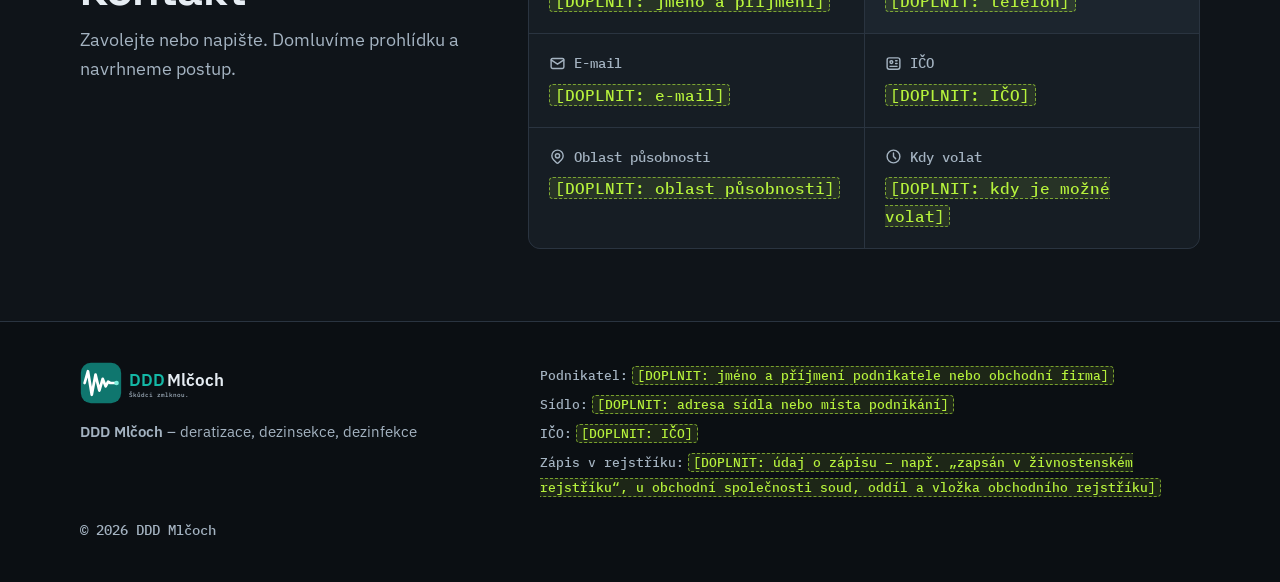
<file: navrhy/designy/design-4.html>
<!doctype html>
<html lang="cs">
<head>
<meta charset="utf-8">
<meta name="viewport" content="width=device-width, initial-scale=1">
<meta name="robots" content="noindex">
<title>Návrh 4 – Tmavý technický · DDD Mlčoch</title>
<meta name="description" content="DDD Mlčoch – deratizace, dezinsekce a dezinfekce pro firmy, potravinářské provozy, obce, SVJ a zemědělce.">
<link rel="stylesheet" href="../spolecne/pisma.css">
<link rel="stylesheet" href="../spolecne/zaklad.css">
<link rel="stylesheet" href="design-4.css">
</head>
<body class="d4" data-vychozi-logo="2">
<!-- NÁVRH 4: Tmavý technický. Texty odpovídají obsah/texty.md. Vygenerováno skriptem navrhy/nastroje/designy.py. -->
<a class="skip" href="#obsah">Přeskočit na obsah</a>

<header class="hlavicka tmave">
  <div class="wrap hlavicka__in">
    <a class="logo-slot" href="#uvod" aria-label="DDD Mlčoch – na začátek stránky" data-logo-slot><svg xmlns="http://www.w3.org/2000/svg" viewBox="0 0 344 100" role="img" aria-label="DDD Mlčoch – logo">
  <g class="znacka">
  <rect x="2" y="2" width="96" height="96" rx="24" fill="#0f766e"/>
  <path d="M11 50 19 22 28 78 37 30 46 68 54 40 61 58 67 47 72 50H86" fill="none" stroke="#fff" stroke-width="6.5" stroke-linecap="round" stroke-linejoin="round"/>
  <circle cx="87" cy="50" r="5.5" fill="#7ff0dd"/>
  </g>
  <text x="116.0" y="58.0" font-family="'IBM Plex Sans','DejaVu Sans',sans-serif" font-weight="600" font-size="40" style="fill:#14b8a6">DDD</text>
  <text x="208.3" y="58.0" font-family="'IBM Plex Sans','DejaVu Sans',sans-serif" font-weight="600" font-size="40" style="fill:var(--logo-ink,#1c2420)">Mlčoch</text>
  <text x="117.0" y="84.0" font-family="'IBM Plex Mono','DejaVu Sans Mono',monospace" font-weight="500" font-size="15" style="fill:var(--logo-ink2,#4b5651)">Škůdci zmlknou.</text>
</svg></a>
    <nav class="menu" aria-label="Hlavní menu"><ul><li><a href="#sluzby">Služby</a></li><li><a href="#pro-koho">Pro koho</a></li><li><a href="#postup">Postup</a></li><li><a href="#opravneni">Oprávnění</a></li><li><a href="#kontakt">Kontakt</a></li></ul></nav>
    <!-- Až bude známé číslo: href="tel:+420XXXXXXXXX" a text čísla. Do té doby odkaz na #kontakt. -->
    <a class="btn btn--tel" href="#kontakt"><svg class="ikona" aria-hidden="true" focusable="false" xmlns="http://www.w3.org/2000/svg" viewBox="0 0 24 24" fill="none" stroke="currentColor" stroke-width="2" stroke-linecap="round" stroke-linejoin="round" > <path d="M5 4h4l2 5l-2.5 1.5a11 11 0 0 0 5 5l1.5 -2.5l5 2v4a2 2 0 0 1 -2 2a16 16 0 0 1 -15 -15a2 2 0 0 1 2 -2" /> </svg><span class="doplnit">[DOPLNIT: telefon]</span></a>
  </div>
</header>

<main id="obsah">
  <section id="uvod" class="uvod">
    <div class="wrap uvod__in">
      <div class="uvod__text">
        <p class="nadtitulek">Deratizace · Dezinsekce · Dezinfekce</p>
        <h1>Po nás je ticho.</h1>
        <p class="perex">Zbavíme provozovny, domy a hospodářství hlodavců, hmyzu i choroboplodných zárodků – a pomůžeme jim zůstat čisté i dál.</p>
        <div class="akce">
          <a class="btn btn--hlavni" href="#kontakt"><svg class="ikona" aria-hidden="true" focusable="false" xmlns="http://www.w3.org/2000/svg" viewBox="0 0 24 24" fill="none" stroke="currentColor" stroke-width="2" stroke-linecap="round" stroke-linejoin="round" > <path d="M5 4h4l2 5l-2.5 1.5a11 11 0 0 0 5 5l1.5 -2.5l5 2v4a2 2 0 0 1 -2 2a16 16 0 0 1 -15 -15a2 2 0 0 1 2 -2" /> </svg>Zavolat</a>
          <a class="btn btn--vedlejsi" href="#sluzby">Co děláme <svg class="ikona" aria-hidden="true" focusable="false" xmlns="http://www.w3.org/2000/svg" viewBox="0 0 24 24" fill="none" stroke="currentColor" stroke-width="2" stroke-linecap="round" stroke-linejoin="round" > <path d="M5 12l14 0" /> <path d="M13 18l6 -6" /> <path d="M13 6l6 6" /> </svg></a>
        </div>
      </div>
      <div class="uvod__obr"><svg viewBox="0 0 400 400" class="uvod__kresba" aria-hidden="true" focusable="false">
  <defs><radialGradient id="d4-zar" cx="50%" cy="50%" r="50%"><stop offset="0" stop-color="#b6f23c" stop-opacity=".22"/><stop offset="1" stop-color="#b6f23c" stop-opacity="0"/></radialGradient></defs>
  <circle cx="200" cy="200" r="190" fill="url(#d4-zar)"/>
  <g fill="none" stroke="#3a4552" stroke-width="1.5"><circle cx="200" cy="200" r="60"/><circle cx="200" cy="200" r="120"/><circle cx="200" cy="200" r="180"/><path d="M20 200h360M200 20v360"/></g>
  <g class="radar"><path d="M200 200 L200 20 A180 180 0 0 1 327 73 Z" fill="#b6f23c" opacity=".16"/><path d="M200 200V20" stroke="#b6f23c" stroke-width="2"/></g>
  <g fill="#b6f23c"><circle cx="280" cy="120" r="5"/><circle cx="120" cy="270" r="5"/><circle cx="300" cy="300" r="5"/></g>
  <g fill="none" stroke="#b6f23c" stroke-width="1.5" opacity=".6"><circle cx="280" cy="120" r="12"/><circle cx="120" cy="270" r="12"/><circle cx="300" cy="300" r="12"/></g>
  <g font-family="'IBM Plex Mono', monospace" font-size="13" fill="#9fb0bf"><text x="294" y="112">A-03</text><text x="134" y="262">B-11</text><text x="314" y="292">C-07</text></g>
</svg></div>
    </div>
  </section>

  <section id="sluzby" class="sekce sluzby">
    <div class="wrap">
      <header class="sekce__hlava">
        <h2>Tři D, jeden cíl: klid</h2>
        <p>Zásah vždy přizpůsobíme provozu, druhu škůdce a požadavkům hygieny.</p>
      </header>
      <div class="sluzby__mrizka">
        <article class="sluzba">
          <div class="sluzba__ikona"><svg class="ikona" aria-hidden="true" focusable="false" xmlns="http://www.w3.org/2000/svg" viewBox="0 0 24 24" fill="none" stroke="currentColor" stroke-width="2" stroke-linecap="round" stroke-linejoin="round"> <path d="M5 17c0-4.4 3.1-8 7-8 2.3 0 4.4 1.2 5.7 3.1l2.6 2.9a1 1 0 0 1-.7 1.7l-3.6.3z" /> <path d="M10.2 9.3a2.6 2.6 0 1 1 3.9-.1" /> <path d="M5 17c-1.8 0-2.6 1.3-1.8 2.6.6 1 2 1.4 3.3 1.4h7" /> <path d="M15.5 13h.01" /> </svg></div>
          <h3>Deratizace</h3>
          <p class="sluzba__co">Hubení hlodavců – potkanů a myší.</p>
          <p><strong>Kde:</strong> sklady, výrobny, kuchyně, sklepy, kanalizační přípojky, zemědělské objekty.</p>
          <p><strong>Jak:</strong> najdeme místa výskytu a cesty, kudy hlodavci pronikají, rozmístíme zabezpečené nástražné staničky a doporučíme, jak vstupy uzavřít.</p>
        </article>
        <article class="sluzba">
          <div class="sluzba__ikona"><svg class="ikona" aria-hidden="true" focusable="false" xmlns="http://www.w3.org/2000/svg" viewBox="0 0 24 24" fill="none" stroke="currentColor" stroke-width="2" stroke-linecap="round" stroke-linejoin="round" > <path d="M9 9v-1a3 3 0 0 1 6 0v1" /> <path d="M8 9h8a6 6 0 0 1 1 3v3a5 5 0 0 1 -10 0v-3a6 6 0 0 1 1 -3" /> <path d="M3 13l4 0" /> <path d="M17 13l4 0" /> <path d="M12 20l0 -6" /> <path d="M4 19l3.35 -2" /> <path d="M20 19l-3.35 -2" /> <path d="M4 7l3.75 2.4" /> <path d="M20 7l-3.75 2.4" /> </svg></div>
          <h3>Dezinsekce</h3>
          <p class="sluzba__co">Hubení a omezování hmyzu – švábů, rusů, mravenců, much, vos, štěnic, blech a skladištních škůdců.</p>
          <p><strong>Kde:</strong> potravinářské a skladové provozy, bytové domy, ubytovací zařízení, stáje.</p>
          <p><strong>Jak:</strong> druh hmyzu určíme, zvolíme vhodný postup (postřik, gel, monitorovací pasti) a výsledek ověříme kontrolou.</p>
        </article>
        <article class="sluzba">
          <div class="sluzba__ikona"><svg class="ikona" aria-hidden="true" focusable="false" xmlns="http://www.w3.org/2000/svg" viewBox="0 0 24 24" fill="none" stroke="currentColor" stroke-width="2" stroke-linecap="round" stroke-linejoin="round" > <path d="M7.502 19.423c2.602 2.105 6.395 2.105 8.996 0c2.602 -2.105 3.262 -5.708 1.566 -8.546l-4.89 -7.26c-.42 -.625 -1.287 -.803 -1.936 -.397a1.376 1.376 0 0 0 -.41 .397l-4.893 7.26c-1.695 2.838 -1.035 6.441 1.567 8.546" /> </svg></div>
          <h3>Dezinfekce</h3>
          <p class="sluzba__co">Ničení choroboplodných zárodků – bakterií, virů a plísní – na plochách a v prostorech.</p>
          <p><strong>Kde:</strong> provozovny, společné prostory domů, stáje a místa po výskytu škůdců.</p>
          <p><strong>Jak:</strong> podle účelu zvolíme způsob (postřik, zamlžování, otěr) a přípravky schválené pro dané použití.</p>
        </article>
      </div>
    </div>
  </section>

  <section id="pro-koho" class="sekce prokoho">
    <div class="wrap">
      <header class="sekce__hlava"><h2>Pro koho pracujeme</h2></header>
      <div class="prokoho__mrizka">
        <article class="skupina">
          <div class="skupina__ikona"><svg class="ikona" aria-hidden="true" focusable="false" xmlns="http://www.w3.org/2000/svg" viewBox="0 0 24 24" fill="none" stroke="currentColor" stroke-width="2" stroke-linecap="round" stroke-linejoin="round" > <path d="M19 3v12h-5c-.023 -3.681 .184 -7.406 5 -12m0 12v6h-1v-3m-10 -14v17m-3 -17v3a3 3 0 1 0 6 0v-3" /> </svg></div>
          <h3>Potravinářské provozy</h3>
          <p>Restaurace, jídelny, výrobny, pekárny a sklady potravin. Zajistíme pravidelné kontroly jako součást systému HACCP, vedeme evidenci monitorovacích míst a ke každé návštěvě předáme protokol pro hygienickou kontrolu.</p>
        </article>
        <article class="skupina">
          <div class="skupina__ikona"><svg class="ikona" aria-hidden="true" focusable="false" xmlns="http://www.w3.org/2000/svg" viewBox="0 0 24 24" fill="none" stroke="currentColor" stroke-width="2" stroke-linecap="round" stroke-linejoin="round" > <path d="M8 9l5 5v7h-5v-4m0 4h-5v-7l5 -5m1 1v-6a1 1 0 0 1 1 -1h10a1 1 0 0 1 1 1v17h-8" /> <path d="M13 7l0 .01" /> <path d="M17 7l0 .01" /> <path d="M17 11l0 .01" /> <path d="M17 15l0 .01" /> </svg></div>
          <h3>Obce, SVJ a správci domů</h3>
          <p>Bytové domy, školy, úřady, sklepy a kanalizace. Domluvíme termín s ohledem na obyvatele, společné prostory označíme a výsledek zásahu doložíme protokolem.</p>
        </article>
        <article class="skupina">
          <div class="skupina__ikona"><svg class="ikona" aria-hidden="true" focusable="false" xmlns="http://www.w3.org/2000/svg" viewBox="0 0 24 24" fill="none" stroke="currentColor" stroke-width="2" stroke-linecap="round" stroke-linejoin="round" > <path d="M3 15a4 4 0 1 0 8 0a4 4 0 1 0 -8 0" /> <path d="M7 15l0 .01" /> <path d="M17 17a2 2 0 1 0 4 0a2 2 0 1 0 -4 0" /> <path d="M10.5 17l6.5 0" /> <path d="M20 15.2v-4.2a1 1 0 0 0 -1 -1h-6l-2 -5h-6v6.5" /> <path d="M18 5h-1a1 1 0 0 0 -1 1v4" /> </svg></div>
          <h3>Zemědělci a farmy</h3>
          <p>Stáje, sýpky, seníky a sklady krmiv. Postup volíme s ohledem na hospodářská zvířata a uskladněné komodity, umíme i opakovaný zásah podle sezóny.</p>
        </article>
      </div>
    </div>
  </section>

  <section id="postup" class="sekce postup">
    <div class="wrap">
      <header class="sekce__hlava"><h2>Jak postupujeme</h2></header>
      <ol class="postup__kroky">
        <li class="krok">
          <span class="krok__cislo">1</span>
          <div class="krok__ikona"><svg class="ikona" aria-hidden="true" focusable="false" xmlns="http://www.w3.org/2000/svg" viewBox="0 0 24 24" fill="none" stroke="currentColor" stroke-width="2" stroke-linecap="round" stroke-linejoin="round" > <path d="M3 10a7 7 0 1 0 14 0a7 7 0 1 0 -14 0" /> <path d="M21 21l-6 -6" /> </svg></div>
          <h3>Prohlídka</h3>
          <p>Prohlédneme objekt, určíme škůdce, rozsah výskytu a příčiny.</p>
        </li>
        <li class="krok">
          <span class="krok__cislo">2</span>
          <div class="krok__ikona"><svg class="ikona" aria-hidden="true" focusable="false" xmlns="http://www.w3.org/2000/svg" viewBox="0 0 24 24" fill="none" stroke="currentColor" stroke-width="2" stroke-linecap="round" stroke-linejoin="round" > <path d="M9 5h-2a2 2 0 0 0 -2 2v12a2 2 0 0 0 2 2h10a2 2 0 0 0 2 -2v-12a2 2 0 0 0 -2 -2h-2" /> <path d="M9 5a2 2 0 0 1 2 -2h2a2 2 0 0 1 2 2a2 2 0 0 1 -2 2h-2a2 2 0 0 1 -2 -2" /> <path d="M9 14l2 2l4 -4" /> </svg></div>
          <h3>Návrh zásahu</h3>
          <p>Navrhneme postup, termín a opatření, která má provést zákazník.</p>
        </li>
        <li class="krok">
          <span class="krok__cislo">3</span>
          <div class="krok__ikona"><svg class="ikona" aria-hidden="true" focusable="false" xmlns="http://www.w3.org/2000/svg" viewBox="0 0 24 24" fill="none" stroke="currentColor" stroke-width="2" stroke-linecap="round" stroke-linejoin="round" > <path d="M4 12a2 2 0 0 1 2 -2h4a2 2 0 0 1 2 2v7a2 2 0 0 1 -2 2h-4a2 2 0 0 1 -2 -2l0 -7" /> <path d="M6 10v-4a1 1 0 0 1 1 -1h2a1 1 0 0 1 1 1v4" /> <path d="M15 7h.01" /> <path d="M18 9h.01" /> <path d="M18 5h.01" /> <path d="M21 3h.01" /> <path d="M21 7h.01" /> <path d="M21 11h.01" /> <path d="M10 7h1" /> </svg></div>
          <h3>Zásah</h3>
          <p>Provedeme deratizaci, dezinsekci nebo dezinfekci a předáme pokyny pro pobyt v ošetřených prostorách.</p>
        </li>
        <li class="krok">
          <span class="krok__cislo">4</span>
          <div class="krok__ikona"><svg class="ikona" aria-hidden="true" focusable="false" xmlns="http://www.w3.org/2000/svg" viewBox="0 0 24 24" fill="none" stroke="currentColor" stroke-width="2" stroke-linecap="round" stroke-linejoin="round" > <path d="M14 3v4a1 1 0 0 0 1 1h4" /> <path d="M5 8v-3a2 2 0 0 1 2 -2h7l5 5v11a2 2 0 0 1 -2 2h-5" /> <path d="M3 14a3 3 0 1 0 6 0a3 3 0 1 0 -6 0" /> <path d="M4.5 17l-1.5 5l3 -1.5l3 1.5l-1.5 -5" /> </svg></div>
          <h3>Kontrola a protokol</h3>
          <p>Výsledek zkontrolujeme, předáme protokol o provedení a u smluvních zákazníků plánujeme další pravidelné kontroly.</p>
        </li>
      </ol>
    </div>
  </section>

  <section id="opravneni" class="sekce opravneni">
    <div class="wrap opravneni__in">
      <div class="opravneni__text">
        <h2>Bezpečnost a odborná způsobilost</h2>
        <p>Speciální ochrannou deratizaci, dezinsekci a dezinfekci smí profesionálně provádět jen osoba s odbornou způsobilostí podle § 58 zákona č. 258/2000 Sb., o ochraně veřejného zdraví, a s příslušným živnostenským oprávněním.</p>
        <p>Používáme přípravky povolené pro profesionální použití a pracujeme podle návodu k jejich použití. Ošetřené prostory označíme, nástrahy umisťujeme do uzamykatelných staniček a před zásahem i po něm předáme pokyny, jak se v prostorech chovat.</p>
      </div>
      <ul class="opravneni__seznam">
            <li><svg class="ikona" aria-hidden="true" focusable="false" xmlns="http://www.w3.org/2000/svg" viewBox="0 0 24 24" fill="none" stroke="currentColor" stroke-width="2" stroke-linecap="round" stroke-linejoin="round" > <path d="M12 15a3 3 0 1 0 6 0a3 3 0 1 0 -6 0" /> <path d="M13 17.5v4.5l2 -1.5l2 1.5v-4.5" /> <path d="M10 19h-5a2 2 0 0 1 -2 -2v-10c0 -1.1 .9 -2 2 -2h14a2 2 0 0 1 2 2v10a2 2 0 0 1 -1 1.73" /> <path d="M6 9l12 0" /> <path d="M6 12l3 0" /> <path d="M6 15l2 0" /> </svg><div><strong>Osvědčení o odborné způsobilosti k výkonu speciální ochranné dezinfekce, dezinsekce a deratizace</strong><br><span class="doplnit">[DOPLNIT: osvědčení o odborné způsobilosti – vydal, číslo, datum]</span></div></li>
            <li><svg class="ikona" aria-hidden="true" focusable="false" xmlns="http://www.w3.org/2000/svg" viewBox="0 0 24 24" fill="none" stroke="currentColor" stroke-width="2" stroke-linecap="round" stroke-linejoin="round" > <path d="M12 15a3 3 0 1 0 6 0a3 3 0 1 0 -6 0" /> <path d="M13 17.5v4.5l2 -1.5l2 1.5v-4.5" /> <path d="M10 19h-5a2 2 0 0 1 -2 -2v-10c0 -1.1 .9 -2 2 -2h14a2 2 0 0 1 2 2v10a2 2 0 0 1 -1 1.73" /> <path d="M6 9l12 0" /> <path d="M6 12l3 0" /> <path d="M6 15l2 0" /> </svg><div><strong>Živnostenské oprávnění</strong><br><span class="doplnit">[DOPLNIT: přesný název vázané živnosti podle výpisu z živnostenského rejstříku]</span></div></li>
            <li><svg class="ikona" aria-hidden="true" focusable="false" xmlns="http://www.w3.org/2000/svg" viewBox="0 0 24 24" fill="none" stroke="currentColor" stroke-width="2" stroke-linecap="round" stroke-linejoin="round" > <path d="M12 15a3 3 0 1 0 6 0a3 3 0 1 0 -6 0" /> <path d="M13 17.5v4.5l2 -1.5l2 1.5v-4.5" /> <path d="M10 19h-5a2 2 0 0 1 -2 -2v-10c0 -1.1 .9 -2 2 -2h14a2 2 0 0 1 2 2v10a2 2 0 0 1 -1 1.73" /> <path d="M6 9l12 0" /> <path d="M6 12l3 0" /> <path d="M6 15l2 0" /> </svg><div><strong>Pojištění odpovědnosti</strong><br><span class="doplnit">[DOPLNIT: pojištění odpovědnosti – ano/ne, případně smazat]</span></div></li>
      </ul>
    </div>
  </section>

  <section id="kontakt" class="sekce kontakt">
    <div class="wrap kontakt__in">
      <div class="kontakt__uvod">
        <h2>Kontakt</h2>
        <p>Zavolejte nebo napište. Domluvíme prohlídku a navrhneme postup.</p>
        <!-- Až bude známé číslo, přidat tlačítko: <a class="btn btn--hlavni" href="tel:+420XXXXXXXXX">Zavolat</a> -->
      </div>
      <dl class="kontakt__udaje">
          <div class="kontakt__polozka">
            <dt><svg class="ikona" aria-hidden="true" focusable="false" xmlns="http://www.w3.org/2000/svg" viewBox="0 0 24 24" fill="none" stroke="currentColor" stroke-width="2" stroke-linecap="round" stroke-linejoin="round" > <path d="M8 7a4 4 0 1 0 8 0a4 4 0 0 0 -8 0" /> <path d="M6 21v-2a4 4 0 0 1 4 -4h4a4 4 0 0 1 4 4v2" /> </svg>Kontaktní osoba</dt>
            <dd><span class="doplnit">[DOPLNIT: jméno a příjmení]</span></dd>
          </div>
          <div class="kontakt__polozka kontakt__polozka--tel">
            <dt><svg class="ikona" aria-hidden="true" focusable="false" xmlns="http://www.w3.org/2000/svg" viewBox="0 0 24 24" fill="none" stroke="currentColor" stroke-width="2" stroke-linecap="round" stroke-linejoin="round" > <path d="M5 4h4l2 5l-2.5 1.5a11 11 0 0 0 5 5l1.5 -2.5l5 2v4a2 2 0 0 1 -2 2a16 16 0 0 1 -15 -15a2 2 0 0 1 2 -2" /> </svg>Telefon</dt>
            <dd><span class="doplnit">[DOPLNIT: telefon]</span></dd>
          </div>
          <div class="kontakt__polozka">
            <dt><svg class="ikona" aria-hidden="true" focusable="false" xmlns="http://www.w3.org/2000/svg" viewBox="0 0 24 24" fill="none" stroke="currentColor" stroke-width="2" stroke-linecap="round" stroke-linejoin="round" > <path d="M3 7a2 2 0 0 1 2 -2h14a2 2 0 0 1 2 2v10a2 2 0 0 1 -2 2h-14a2 2 0 0 1 -2 -2v-10" /> <path d="M3 7l9 6l9 -6" /> </svg>E-mail</dt>
            <dd><span class="doplnit">[DOPLNIT: e-mail]</span></dd>
          </div>
          <div class="kontakt__polozka">
            <dt><svg class="ikona" aria-hidden="true" focusable="false" xmlns="http://www.w3.org/2000/svg" viewBox="0 0 24 24" fill="none" stroke="currentColor" stroke-width="2" stroke-linecap="round" stroke-linejoin="round" > <path d="M3 7a3 3 0 0 1 3 -3h12a3 3 0 0 1 3 3v10a3 3 0 0 1 -3 3h-12a3 3 0 0 1 -3 -3l0 -10" /> <path d="M7 10a2 2 0 1 0 4 0a2 2 0 1 0 -4 0" /> <path d="M15 8l2 0" /> <path d="M15 12l2 0" /> <path d="M7 16l10 0" /> </svg>IČO</dt>
            <dd><span class="doplnit">[DOPLNIT: IČO]</span></dd>
          </div>
          <div class="kontakt__polozka">
            <dt><svg class="ikona" aria-hidden="true" focusable="false" xmlns="http://www.w3.org/2000/svg" viewBox="0 0 24 24" fill="none" stroke="currentColor" stroke-width="2" stroke-linecap="round" stroke-linejoin="round" > <path d="M9 11a3 3 0 1 0 6 0a3 3 0 0 0 -6 0" /> <path d="M17.657 16.657l-4.243 4.243a2 2 0 0 1 -2.827 0l-4.244 -4.243a8 8 0 1 1 11.314 0" /> </svg>Oblast působnosti</dt>
            <dd><span class="doplnit">[DOPLNIT: oblast působnosti]</span></dd>
          </div>
          <div class="kontakt__polozka">
            <dt><svg class="ikona" aria-hidden="true" focusable="false" xmlns="http://www.w3.org/2000/svg" viewBox="0 0 24 24" fill="none" stroke="currentColor" stroke-width="2" stroke-linecap="round" stroke-linejoin="round" > <path d="M3 12a9 9 0 1 0 18 0a9 9 0 0 0 -18 0" /> <path d="M12 7v5l3 3" /> </svg>Kdy volat</dt>
            <dd><span class="doplnit">[DOPLNIT: kdy je možné volat]</span></dd>
          </div>
      </dl>
    </div>
  </section>
</main>

<footer class="paticka tmave">
  <div class="wrap paticka__in">
    <div class="paticka__znacka">
      <span class="logo-slot logo-slot--paticka" data-logo-slot><svg xmlns="http://www.w3.org/2000/svg" viewBox="0 0 344 100" role="img" aria-label="DDD Mlčoch – logo">
  <g class="znacka">
  <rect x="2" y="2" width="96" height="96" rx="24" fill="#0f766e"/>
  <path d="M11 50 19 22 28 78 37 30 46 68 54 40 61 58 67 47 72 50H86" fill="none" stroke="#fff" stroke-width="6.5" stroke-linecap="round" stroke-linejoin="round"/>
  <circle cx="87" cy="50" r="5.5" fill="#7ff0dd"/>
  </g>
  <text x="116.0" y="58.0" font-family="'IBM Plex Sans','DejaVu Sans',sans-serif" font-weight="600" font-size="40" style="fill:#14b8a6">DDD</text>
  <text x="208.3" y="58.0" font-family="'IBM Plex Sans','DejaVu Sans',sans-serif" font-weight="600" font-size="40" style="fill:var(--logo-ink,#1c2420)">Mlčoch</text>
  <text x="117.0" y="84.0" font-family="'IBM Plex Mono','DejaVu Sans Mono',monospace" font-weight="500" font-size="15" style="fill:var(--logo-ink2,#4b5651)">Škůdci zmlknou.</text>
</svg></span>
      <p><strong>DDD Mlčoch</strong> – deratizace, dezinsekce, dezinfekce</p>
    </div>
    <ul class="paticka__udaje"><li><span>Podnikatel:</span> <span class="doplnit">[DOPLNIT: jméno a příjmení podnikatele nebo obchodní firma]</span></li><li><span>Sídlo:</span> <span class="doplnit">[DOPLNIT: adresa sídla nebo místa podnikání]</span></li><li><span>IČO:</span> <span class="doplnit">[DOPLNIT: IČO]</span></li><li><span>Zápis v rejstříku:</span> <span class="doplnit">[DOPLNIT: údaj o zápisu – např. „zapsán v živnostenském rejstříku“, u obchodní společnosti soud, oddíl a vložka obchodního rejstříku]</span></li></ul>
    <p class="paticka__copy">© 2026 DDD Mlčoch</p>
  </div>
</footer>

<script src="../spolecne/loga.js"></script>
<script src="../spolecne/prepinac.js"></script>
</body>
</html>
</file>
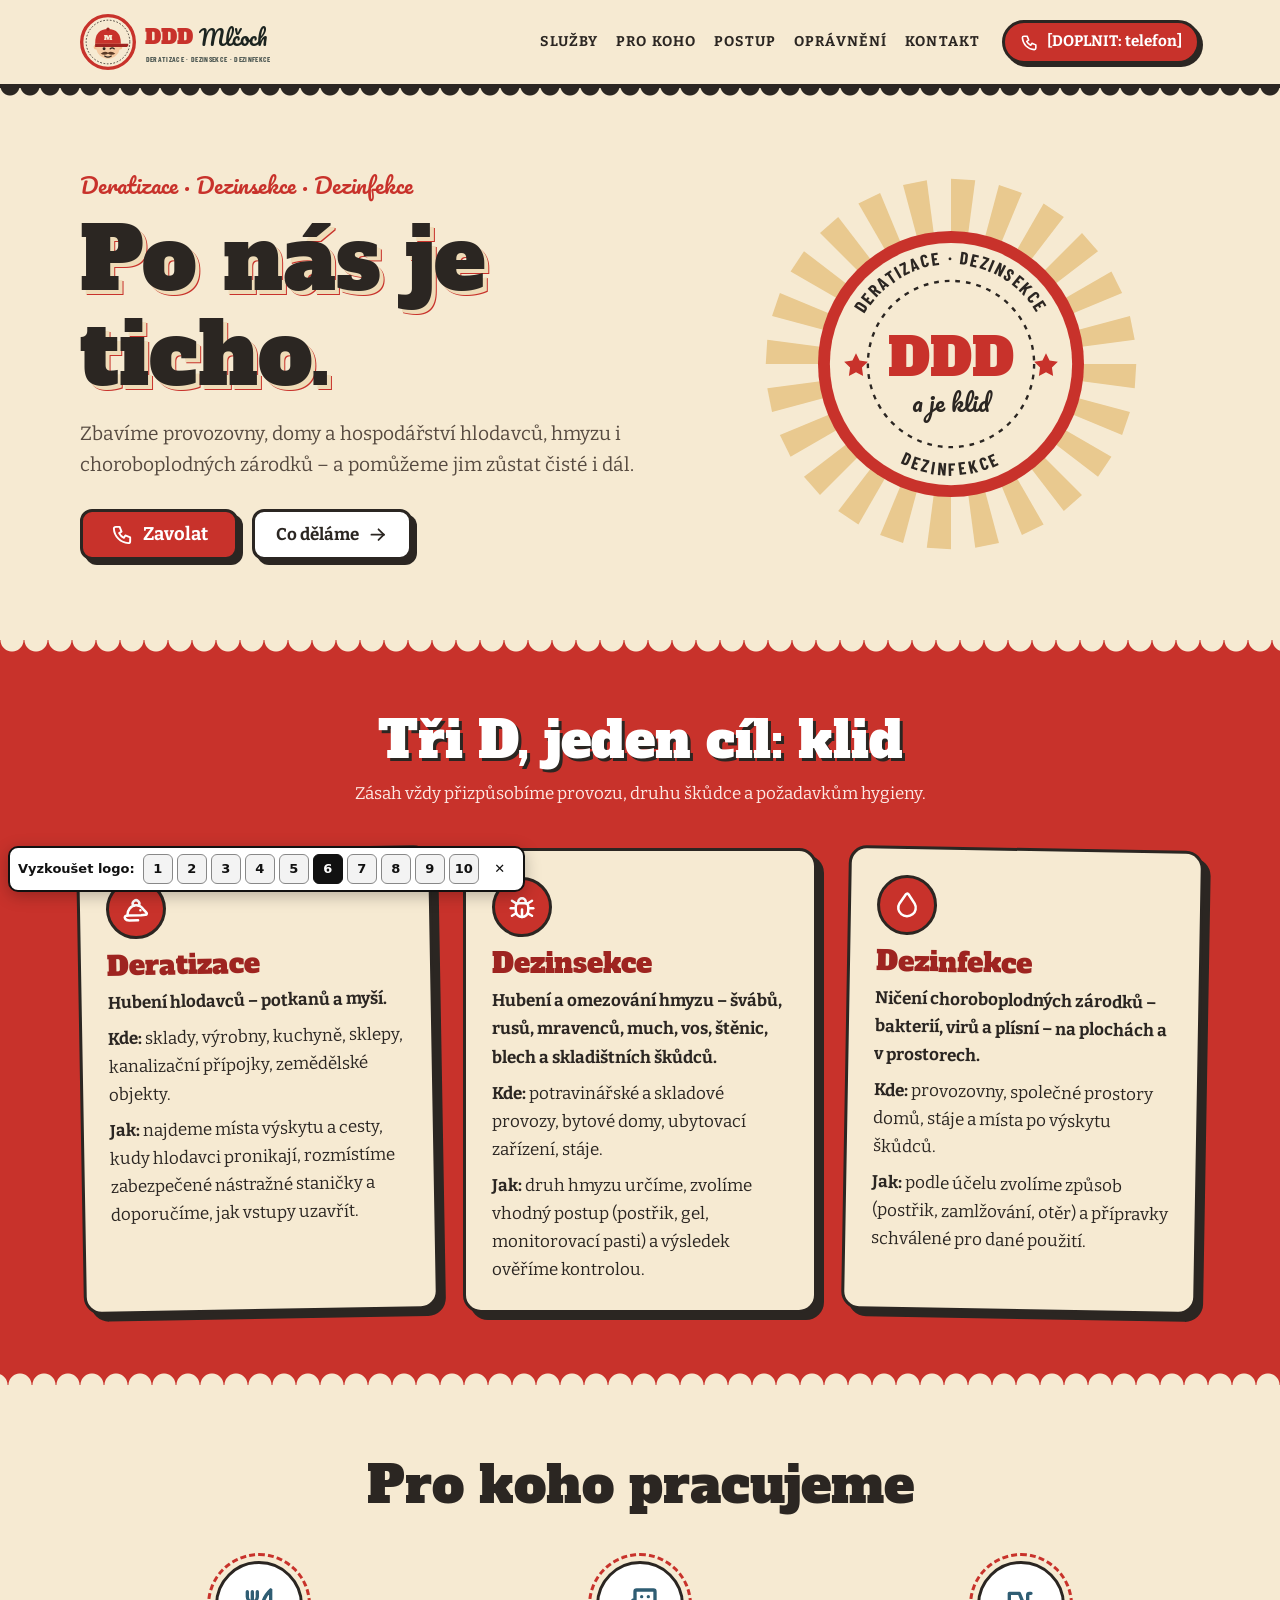
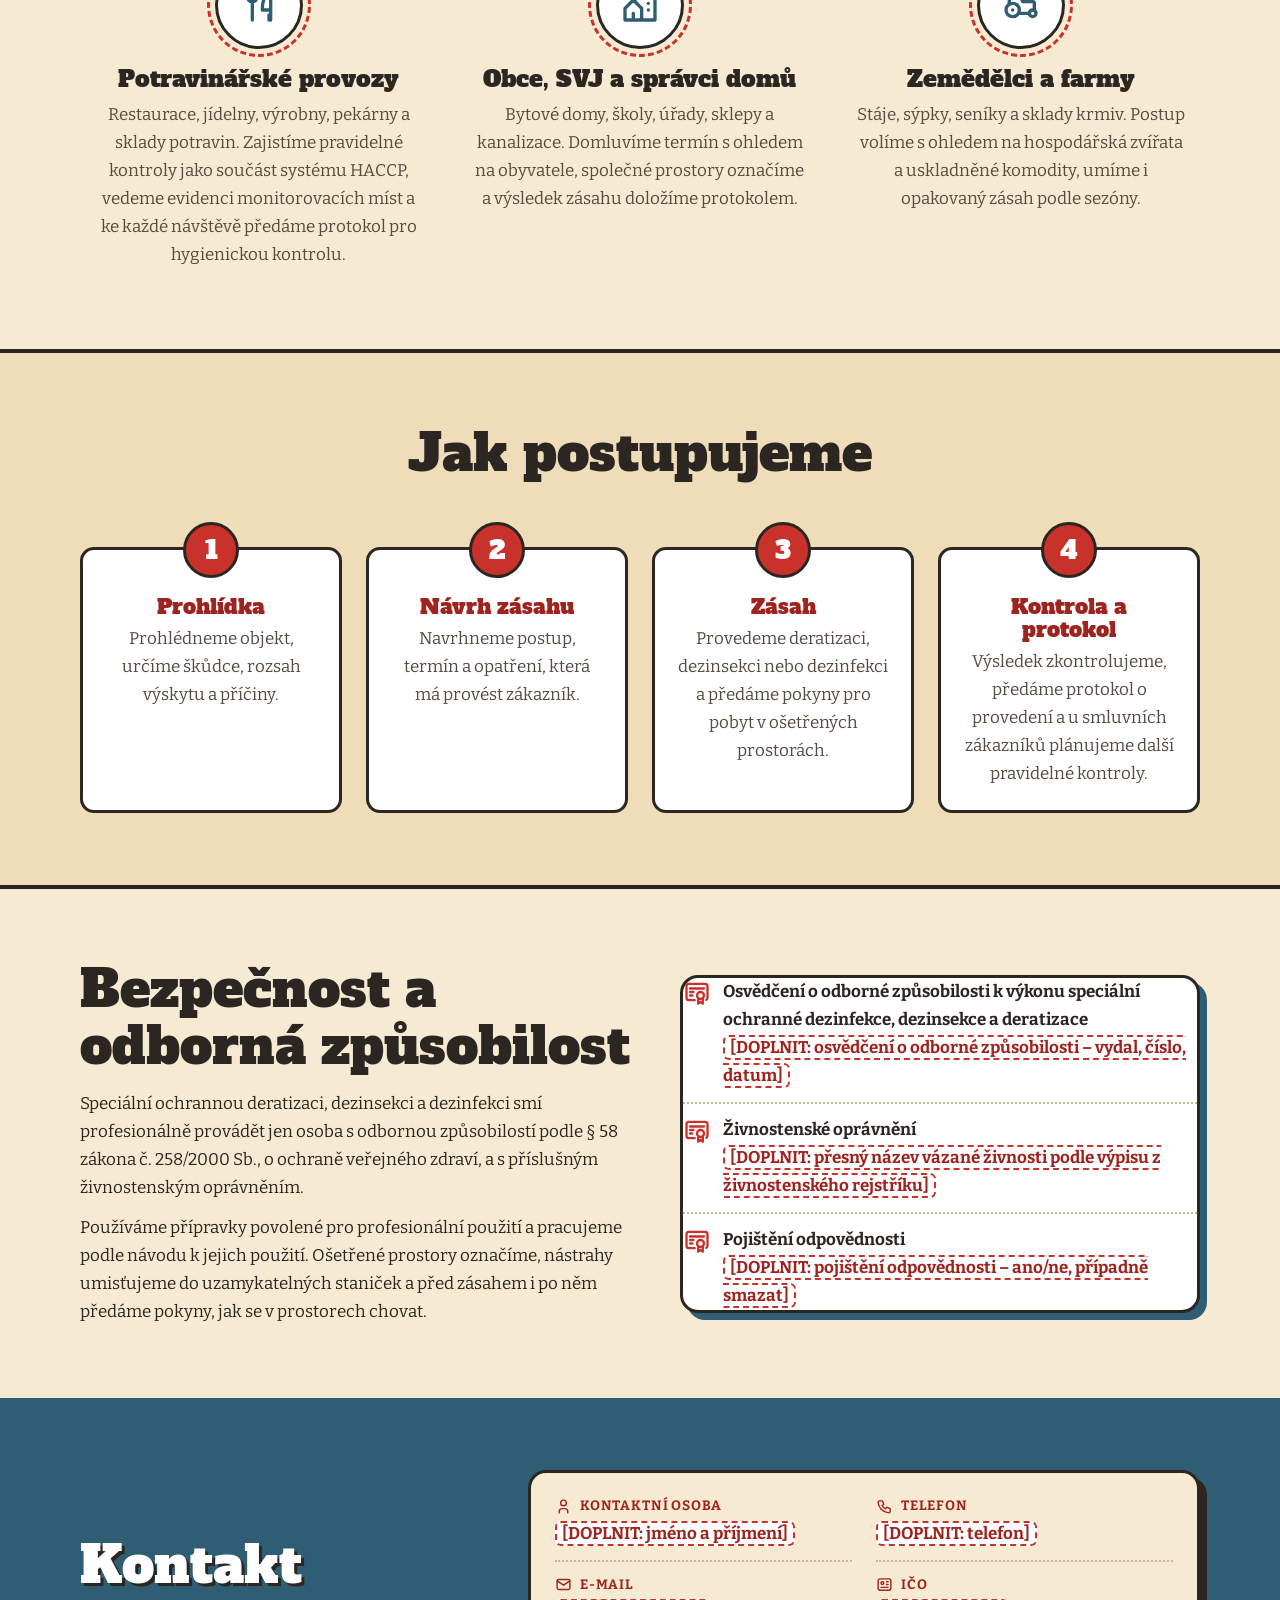
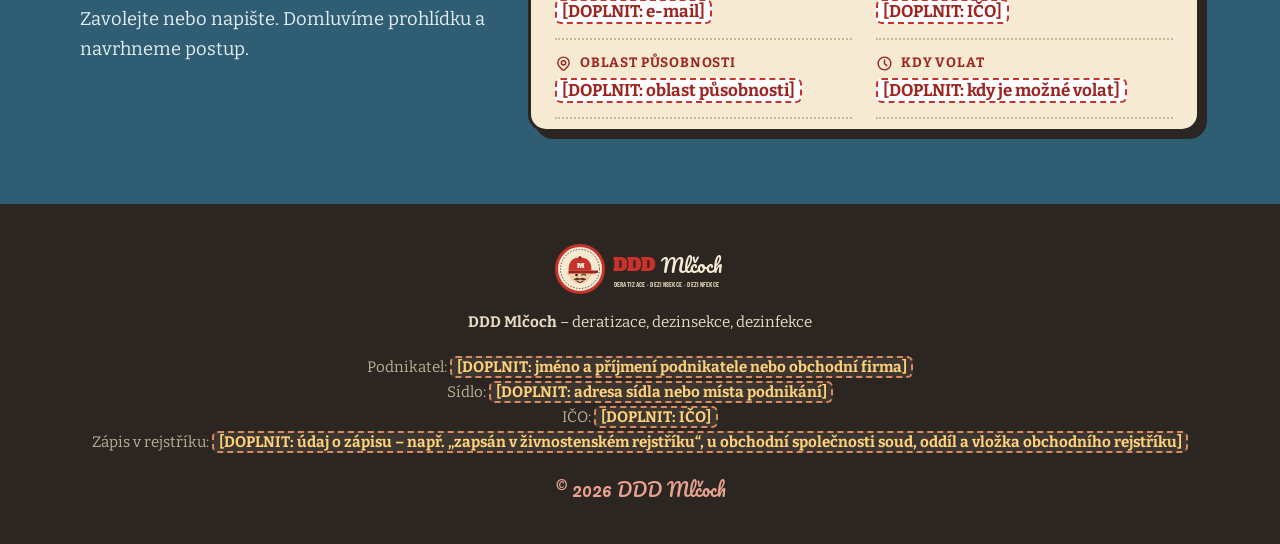
<file: navrhy/designy/design-5.html>
<!doctype html>
<html lang="cs">
<head>
<meta charset="utf-8">
<meta name="viewport" content="width=device-width, initial-scale=1">
<meta name="robots" content="noindex">
<title>Návrh 5 – Retro řemeslný · DDD Mlčoch</title>
<meta name="description" content="DDD Mlčoch – deratizace, dezinsekce a dezinfekce pro firmy, potravinářské provozy, obce, SVJ a zemědělce.">
<link rel="stylesheet" href="../spolecne/pisma.css">
<link rel="stylesheet" href="../spolecne/zaklad.css">
<link rel="stylesheet" href="design-5.css">
</head>
<body class="d5" data-vychozi-logo="6">
<!-- NÁVRH 5: Retro řemeslný. Texty odpovídají obsah/texty.md. Vygenerováno skriptem navrhy/nastroje/designy.py. -->
<a class="skip" href="#obsah">Přeskočit na obsah</a>

<header class="hlavicka">
  <div class="wrap hlavicka__in">
    <a class="logo-slot" href="#uvod" aria-label="DDD Mlčoch – na začátek stránky" data-logo-slot><svg xmlns="http://www.w3.org/2000/svg" viewBox="0 0 340 100" role="img" aria-label="DDD Mlčoch – logo">
  <g class="znacka">
  <circle cx="50" cy="50" r="47" fill="#f6ead2" stroke="#c8322b" stroke-width="6"/>
  <circle cx="50" cy="50" r="39" fill="none" stroke="#2b2622" stroke-width="1.5" stroke-dasharray="3 3"/>
  <circle cx="29" cy="59" r="4.5" fill="#f1bf92"/><circle cx="71" cy="59" r="4.5" fill="#f1bf92"/>
  <circle cx="50" cy="59" r="21" fill="#f5cba3"/>
  <path d="M27 53Q27 27 50 27Q73 27 73 53Z" fill="#c8322b"/>
  <path d="M27 53H86Q88 59 80 59H27Z" fill="#9e2420"/>
  <circle cx="50" cy="27" r="3" fill="#9e2420"/>
  <text x="50" y="47" text-anchor="middle" font-family="'Alfa Slab One','DejaVu Serif',serif" font-size="13" fill="#f6ead2">M</text>
  <circle cx="43" cy="62" r="2.6" fill="#2b2622"/>
  <path d="M54 62q3.5-3 7 0" fill="none" stroke="#2b2622" stroke-width="2.4" stroke-linecap="round"/>
  <path d="M37 71q6.5-6 13-2q6.5-4 13 2q-6.5 3.5-13 0q-6.5 3.5-13 0Z" fill="#5a3a26"/>
  <path d="M44 75q6 4 12 0" fill="none" stroke="#2b2622" stroke-width="2" stroke-linecap="round"/>
  </g>
  <text x="116.0" y="54.0" font-family="'Alfa Slab One','DejaVu Serif',serif" font-weight="400" font-size="36" style="fill:#c8322b">DDD</text>
  <text x="212.8" y="58.0" font-family="'Pacifico','DejaVu Serif',cursive" font-weight="400" font-size="38" style="fill:var(--logo-ink,#1c2420)">Mlčoch</text>
  <text x="117.0" y="86.0" font-family="'Barlow Condensed','DejaVu Sans Condensed',sans-serif" font-weight="700" font-size="13.5" style="fill:var(--logo-ink2,#4b5651)" letter-spacing="0.6">DERATIZACE · DEZINSEKCE · DEZINFEKCE</text>
</svg></a>
    <nav class="menu" aria-label="Hlavní menu"><ul><li><a href="#sluzby">Služby</a></li><li><a href="#pro-koho">Pro koho</a></li><li><a href="#postup">Postup</a></li><li><a href="#opravneni">Oprávnění</a></li><li><a href="#kontakt">Kontakt</a></li></ul></nav>
    <!-- Až bude známé číslo: href="tel:+420XXXXXXXXX" a text čísla. Do té doby odkaz na #kontakt. -->
    <a class="btn btn--tel" href="#kontakt"><svg class="ikona" aria-hidden="true" focusable="false" xmlns="http://www.w3.org/2000/svg" viewBox="0 0 24 24" fill="none" stroke="currentColor" stroke-width="2" stroke-linecap="round" stroke-linejoin="round" > <path d="M5 4h4l2 5l-2.5 1.5a11 11 0 0 0 5 5l1.5 -2.5l5 2v4a2 2 0 0 1 -2 2a16 16 0 0 1 -15 -15a2 2 0 0 1 2 -2" /> </svg><span class="doplnit">[DOPLNIT: telefon]</span></a>
  </div>
</header>

<main id="obsah">
  <section id="uvod" class="uvod">
    <div class="wrap uvod__in">
      <div class="uvod__text">
        <p class="nadtitulek">Deratizace · Dezinsekce · Dezinfekce</p>
        <h1>Po nás je ticho.</h1>
        <p class="perex">Zbavíme provozovny, domy a hospodářství hlodavců, hmyzu i choroboplodných zárodků – a pomůžeme jim zůstat čisté i dál.</p>
        <div class="akce">
          <a class="btn btn--hlavni" href="#kontakt"><svg class="ikona" aria-hidden="true" focusable="false" xmlns="http://www.w3.org/2000/svg" viewBox="0 0 24 24" fill="none" stroke="currentColor" stroke-width="2" stroke-linecap="round" stroke-linejoin="round" > <path d="M5 4h4l2 5l-2.5 1.5a11 11 0 0 0 5 5l1.5 -2.5l5 2v4a2 2 0 0 1 -2 2a16 16 0 0 1 -15 -15a2 2 0 0 1 2 -2" /> </svg>Zavolat</a>
          <a class="btn btn--vedlejsi" href="#sluzby">Co děláme <svg class="ikona" aria-hidden="true" focusable="false" xmlns="http://www.w3.org/2000/svg" viewBox="0 0 24 24" fill="none" stroke="currentColor" stroke-width="2" stroke-linecap="round" stroke-linejoin="round" > <path d="M5 12l14 0" /> <path d="M13 18l6 -6" /> <path d="M13 6l6 6" /> </svg></a>
        </div>
      </div>
      <div class="uvod__obr"><div class="uvod__odznak" aria-hidden="true">
  <svg viewBox="0 0 320 320" focusable="false">
    <g class="paprsky" fill="#e9c98f"><path d="M160 160 L316.0 160.0 L314.7 180.4Z"/><path d="M160 160 L310.7 200.4 L304.1 219.7Z"/><path d="M160 160 L295.1 238.0 L283.8 255.0Z"/><path d="M160 160 L270.3 270.3 L255.0 283.8Z"/><path d="M160 160 L238.0 295.1 L219.7 304.1Z"/><path d="M160 160 L200.4 310.7 L180.4 314.7Z"/><path d="M160 160 L160.0 316.0 L139.6 314.7Z"/><path d="M160 160 L119.6 310.7 L100.3 304.1Z"/><path d="M160 160 L82.0 295.1 L65.0 283.8Z"/><path d="M160 160 L49.7 270.3 L36.2 255.0Z"/><path d="M160 160 L24.9 238.0 L15.9 219.7Z"/><path d="M160 160 L9.3 200.4 L5.3 180.4Z"/><path d="M160 160 L4.0 160.0 L5.3 139.6Z"/><path d="M160 160 L9.3 119.6 L15.9 100.3Z"/><path d="M160 160 L24.9 82.0 L36.2 65.0Z"/><path d="M160 160 L49.7 49.7 L65.0 36.2Z"/><path d="M160 160 L82.0 24.9 L100.3 15.9Z"/><path d="M160 160 L119.6 9.3 L139.6 5.3Z"/><path d="M160 160 L160.0 4.0 L180.4 5.3Z"/><path d="M160 160 L200.4 9.3 L219.7 15.9Z"/><path d="M160 160 L238.0 24.9 L255.0 36.2Z"/><path d="M160 160 L270.3 49.7 L283.8 65.0Z"/><path d="M160 160 L295.1 82.0 L304.1 100.3Z"/><path d="M160 160 L310.7 119.6 L314.7 139.6Z"/></g>
    <circle cx="160" cy="160" r="112" fill="#c8322b"/>
    <circle cx="160" cy="160" r="102" fill="#f6ead2"/>
    <circle cx="160" cy="160" r="70" fill="none" stroke="#2b2622" stroke-width="2" stroke-dasharray="4 5"/>
    <defs><path id="d5-oblouk" d="M76 160a84 84 0 0 1 168 0"/><path id="d5-oblouk2" d="M66 160a94 94 0 0 0 188 0"/></defs>
    <text font-family="'Barlow Condensed', sans-serif" font-weight="700" font-size="15" letter-spacing="1.6" fill="#2b2622"><textPath href="#d5-oblouk" startOffset="50%" text-anchor="middle">DERATIZACE · DEZINSEKCE</textPath></text>
    <text font-family="'Barlow Condensed', sans-serif" font-weight="700" font-size="15" letter-spacing="2.4" fill="#2b2622"><textPath href="#d5-oblouk2" startOffset="50%" text-anchor="middle">DEZINFEKCE</textPath></text>
    <path d="M80 151l3 6 7 1-5 5 1 7-6-3-6 3 1-7-5-5 7-1zM240 151l3 6 7 1-5 5 1 7-6-3-6 3 1-7-5-5 7-1z" fill="#c8322b"/>
    <text x="160" y="170" text-anchor="middle" font-family="'Alfa Slab One', serif" font-size="44" fill="#c8322b">DDD</text>
    <text x="160" y="200" text-anchor="middle" font-family="'Pacifico', cursive" font-size="20" fill="#2b2622">a je klid</text>
  </svg>
</div></div>
    </div>
  </section>

  <section id="sluzby" class="sekce sluzby">
    <div class="wrap">
      <header class="sekce__hlava">
        <h2>Tři D, jeden cíl: klid</h2>
        <p>Zásah vždy přizpůsobíme provozu, druhu škůdce a požadavkům hygieny.</p>
      </header>
      <div class="sluzby__mrizka">
        <article class="sluzba">
          <div class="sluzba__ikona"><svg class="ikona" aria-hidden="true" focusable="false" xmlns="http://www.w3.org/2000/svg" viewBox="0 0 24 24" fill="none" stroke="currentColor" stroke-width="2" stroke-linecap="round" stroke-linejoin="round"> <path d="M5 17c0-4.4 3.1-8 7-8 2.3 0 4.4 1.2 5.7 3.1l2.6 2.9a1 1 0 0 1-.7 1.7l-3.6.3z" /> <path d="M10.2 9.3a2.6 2.6 0 1 1 3.9-.1" /> <path d="M5 17c-1.8 0-2.6 1.3-1.8 2.6.6 1 2 1.4 3.3 1.4h7" /> <path d="M15.5 13h.01" /> </svg></div>
          <h3>Deratizace</h3>
          <p class="sluzba__co">Hubení hlodavců – potkanů a myší.</p>
          <p><strong>Kde:</strong> sklady, výrobny, kuchyně, sklepy, kanalizační přípojky, zemědělské objekty.</p>
          <p><strong>Jak:</strong> najdeme místa výskytu a cesty, kudy hlodavci pronikají, rozmístíme zabezpečené nástražné staničky a doporučíme, jak vstupy uzavřít.</p>
        </article>
        <article class="sluzba">
          <div class="sluzba__ikona"><svg class="ikona" aria-hidden="true" focusable="false" xmlns="http://www.w3.org/2000/svg" viewBox="0 0 24 24" fill="none" stroke="currentColor" stroke-width="2" stroke-linecap="round" stroke-linejoin="round" > <path d="M9 9v-1a3 3 0 0 1 6 0v1" /> <path d="M8 9h8a6 6 0 0 1 1 3v3a5 5 0 0 1 -10 0v-3a6 6 0 0 1 1 -3" /> <path d="M3 13l4 0" /> <path d="M17 13l4 0" /> <path d="M12 20l0 -6" /> <path d="M4 19l3.35 -2" /> <path d="M20 19l-3.35 -2" /> <path d="M4 7l3.75 2.4" /> <path d="M20 7l-3.75 2.4" /> </svg></div>
          <h3>Dezinsekce</h3>
          <p class="sluzba__co">Hubení a omezování hmyzu – švábů, rusů, mravenců, much, vos, štěnic, blech a skladištních škůdců.</p>
          <p><strong>Kde:</strong> potravinářské a skladové provozy, bytové domy, ubytovací zařízení, stáje.</p>
          <p><strong>Jak:</strong> druh hmyzu určíme, zvolíme vhodný postup (postřik, gel, monitorovací pasti) a výsledek ověříme kontrolou.</p>
        </article>
        <article class="sluzba">
          <div class="sluzba__ikona"><svg class="ikona" aria-hidden="true" focusable="false" xmlns="http://www.w3.org/2000/svg" viewBox="0 0 24 24" fill="none" stroke="currentColor" stroke-width="2" stroke-linecap="round" stroke-linejoin="round" > <path d="M7.502 19.423c2.602 2.105 6.395 2.105 8.996 0c2.602 -2.105 3.262 -5.708 1.566 -8.546l-4.89 -7.26c-.42 -.625 -1.287 -.803 -1.936 -.397a1.376 1.376 0 0 0 -.41 .397l-4.893 7.26c-1.695 2.838 -1.035 6.441 1.567 8.546" /> </svg></div>
          <h3>Dezinfekce</h3>
          <p class="sluzba__co">Ničení choroboplodných zárodků – bakterií, virů a plísní – na plochách a v prostorech.</p>
          <p><strong>Kde:</strong> provozovny, společné prostory domů, stáje a místa po výskytu škůdců.</p>
          <p><strong>Jak:</strong> podle účelu zvolíme způsob (postřik, zamlžování, otěr) a přípravky schválené pro dané použití.</p>
        </article>
      </div>
    </div>
  </section>

  <section id="pro-koho" class="sekce prokoho">
    <div class="wrap">
      <header class="sekce__hlava"><h2>Pro koho pracujeme</h2></header>
      <div class="prokoho__mrizka">
        <article class="skupina">
          <div class="skupina__ikona"><svg class="ikona" aria-hidden="true" focusable="false" xmlns="http://www.w3.org/2000/svg" viewBox="0 0 24 24" fill="none" stroke="currentColor" stroke-width="2" stroke-linecap="round" stroke-linejoin="round" > <path d="M19 3v12h-5c-.023 -3.681 .184 -7.406 5 -12m0 12v6h-1v-3m-10 -14v17m-3 -17v3a3 3 0 1 0 6 0v-3" /> </svg></div>
          <h3>Potravinářské provozy</h3>
          <p>Restaurace, jídelny, výrobny, pekárny a sklady potravin. Zajistíme pravidelné kontroly jako součást systému HACCP, vedeme evidenci monitorovacích míst a ke každé návštěvě předáme protokol pro hygienickou kontrolu.</p>
        </article>
        <article class="skupina">
          <div class="skupina__ikona"><svg class="ikona" aria-hidden="true" focusable="false" xmlns="http://www.w3.org/2000/svg" viewBox="0 0 24 24" fill="none" stroke="currentColor" stroke-width="2" stroke-linecap="round" stroke-linejoin="round" > <path d="M8 9l5 5v7h-5v-4m0 4h-5v-7l5 -5m1 1v-6a1 1 0 0 1 1 -1h10a1 1 0 0 1 1 1v17h-8" /> <path d="M13 7l0 .01" /> <path d="M17 7l0 .01" /> <path d="M17 11l0 .01" /> <path d="M17 15l0 .01" /> </svg></div>
          <h3>Obce, SVJ a správci domů</h3>
          <p>Bytové domy, školy, úřady, sklepy a kanalizace. Domluvíme termín s ohledem na obyvatele, společné prostory označíme a výsledek zásahu doložíme protokolem.</p>
        </article>
        <article class="skupina">
          <div class="skupina__ikona"><svg class="ikona" aria-hidden="true" focusable="false" xmlns="http://www.w3.org/2000/svg" viewBox="0 0 24 24" fill="none" stroke="currentColor" stroke-width="2" stroke-linecap="round" stroke-linejoin="round" > <path d="M3 15a4 4 0 1 0 8 0a4 4 0 1 0 -8 0" /> <path d="M7 15l0 .01" /> <path d="M17 17a2 2 0 1 0 4 0a2 2 0 1 0 -4 0" /> <path d="M10.5 17l6.5 0" /> <path d="M20 15.2v-4.2a1 1 0 0 0 -1 -1h-6l-2 -5h-6v6.5" /> <path d="M18 5h-1a1 1 0 0 0 -1 1v4" /> </svg></div>
          <h3>Zemědělci a farmy</h3>
          <p>Stáje, sýpky, seníky a sklady krmiv. Postup volíme s ohledem na hospodářská zvířata a uskladněné komodity, umíme i opakovaný zásah podle sezóny.</p>
        </article>
      </div>
    </div>
  </section>

  <section id="postup" class="sekce postup">
    <div class="wrap">
      <header class="sekce__hlava"><h2>Jak postupujeme</h2></header>
      <ol class="postup__kroky">
        <li class="krok">
          <span class="krok__cislo">1</span>
          <div class="krok__ikona"><svg class="ikona" aria-hidden="true" focusable="false" xmlns="http://www.w3.org/2000/svg" viewBox="0 0 24 24" fill="none" stroke="currentColor" stroke-width="2" stroke-linecap="round" stroke-linejoin="round" > <path d="M3 10a7 7 0 1 0 14 0a7 7 0 1 0 -14 0" /> <path d="M21 21l-6 -6" /> </svg></div>
          <h3>Prohlídka</h3>
          <p>Prohlédneme objekt, určíme škůdce, rozsah výskytu a příčiny.</p>
        </li>
        <li class="krok">
          <span class="krok__cislo">2</span>
          <div class="krok__ikona"><svg class="ikona" aria-hidden="true" focusable="false" xmlns="http://www.w3.org/2000/svg" viewBox="0 0 24 24" fill="none" stroke="currentColor" stroke-width="2" stroke-linecap="round" stroke-linejoin="round" > <path d="M9 5h-2a2 2 0 0 0 -2 2v12a2 2 0 0 0 2 2h10a2 2 0 0 0 2 -2v-12a2 2 0 0 0 -2 -2h-2" /> <path d="M9 5a2 2 0 0 1 2 -2h2a2 2 0 0 1 2 2a2 2 0 0 1 -2 2h-2a2 2 0 0 1 -2 -2" /> <path d="M9 14l2 2l4 -4" /> </svg></div>
          <h3>Návrh zásahu</h3>
          <p>Navrhneme postup, termín a opatření, která má provést zákazník.</p>
        </li>
        <li class="krok">
          <span class="krok__cislo">3</span>
          <div class="krok__ikona"><svg class="ikona" aria-hidden="true" focusable="false" xmlns="http://www.w3.org/2000/svg" viewBox="0 0 24 24" fill="none" stroke="currentColor" stroke-width="2" stroke-linecap="round" stroke-linejoin="round" > <path d="M4 12a2 2 0 0 1 2 -2h4a2 2 0 0 1 2 2v7a2 2 0 0 1 -2 2h-4a2 2 0 0 1 -2 -2l0 -7" /> <path d="M6 10v-4a1 1 0 0 1 1 -1h2a1 1 0 0 1 1 1v4" /> <path d="M15 7h.01" /> <path d="M18 9h.01" /> <path d="M18 5h.01" /> <path d="M21 3h.01" /> <path d="M21 7h.01" /> <path d="M21 11h.01" /> <path d="M10 7h1" /> </svg></div>
          <h3>Zásah</h3>
          <p>Provedeme deratizaci, dezinsekci nebo dezinfekci a předáme pokyny pro pobyt v ošetřených prostorách.</p>
        </li>
        <li class="krok">
          <span class="krok__cislo">4</span>
          <div class="krok__ikona"><svg class="ikona" aria-hidden="true" focusable="false" xmlns="http://www.w3.org/2000/svg" viewBox="0 0 24 24" fill="none" stroke="currentColor" stroke-width="2" stroke-linecap="round" stroke-linejoin="round" > <path d="M14 3v4a1 1 0 0 0 1 1h4" /> <path d="M5 8v-3a2 2 0 0 1 2 -2h7l5 5v11a2 2 0 0 1 -2 2h-5" /> <path d="M3 14a3 3 0 1 0 6 0a3 3 0 1 0 -6 0" /> <path d="M4.5 17l-1.5 5l3 -1.5l3 1.5l-1.5 -5" /> </svg></div>
          <h3>Kontrola a protokol</h3>
          <p>Výsledek zkontrolujeme, předáme protokol o provedení a u smluvních zákazníků plánujeme další pravidelné kontroly.</p>
        </li>
      </ol>
    </div>
  </section>

  <section id="opravneni" class="sekce opravneni">
    <div class="wrap opravneni__in">
      <div class="opravneni__text">
        <h2>Bezpečnost a odborná způsobilost</h2>
        <p>Speciální ochrannou deratizaci, dezinsekci a dezinfekci smí profesionálně provádět jen osoba s odbornou způsobilostí podle § 58 zákona č. 258/2000 Sb., o ochraně veřejného zdraví, a s příslušným živnostenským oprávněním.</p>
        <p>Používáme přípravky povolené pro profesionální použití a pracujeme podle návodu k jejich použití. Ošetřené prostory označíme, nástrahy umisťujeme do uzamykatelných staniček a před zásahem i po něm předáme pokyny, jak se v prostorech chovat.</p>
      </div>
      <ul class="opravneni__seznam">
            <li><svg class="ikona" aria-hidden="true" focusable="false" xmlns="http://www.w3.org/2000/svg" viewBox="0 0 24 24" fill="none" stroke="currentColor" stroke-width="2" stroke-linecap="round" stroke-linejoin="round" > <path d="M12 15a3 3 0 1 0 6 0a3 3 0 1 0 -6 0" /> <path d="M13 17.5v4.5l2 -1.5l2 1.5v-4.5" /> <path d="M10 19h-5a2 2 0 0 1 -2 -2v-10c0 -1.1 .9 -2 2 -2h14a2 2 0 0 1 2 2v10a2 2 0 0 1 -1 1.73" /> <path d="M6 9l12 0" /> <path d="M6 12l3 0" /> <path d="M6 15l2 0" /> </svg><div><strong>Osvědčení o odborné způsobilosti k výkonu speciální ochranné dezinfekce, dezinsekce a deratizace</strong><br><span class="doplnit">[DOPLNIT: osvědčení o odborné způsobilosti – vydal, číslo, datum]</span></div></li>
            <li><svg class="ikona" aria-hidden="true" focusable="false" xmlns="http://www.w3.org/2000/svg" viewBox="0 0 24 24" fill="none" stroke="currentColor" stroke-width="2" stroke-linecap="round" stroke-linejoin="round" > <path d="M12 15a3 3 0 1 0 6 0a3 3 0 1 0 -6 0" /> <path d="M13 17.5v4.5l2 -1.5l2 1.5v-4.5" /> <path d="M10 19h-5a2 2 0 0 1 -2 -2v-10c0 -1.1 .9 -2 2 -2h14a2 2 0 0 1 2 2v10a2 2 0 0 1 -1 1.73" /> <path d="M6 9l12 0" /> <path d="M6 12l3 0" /> <path d="M6 15l2 0" /> </svg><div><strong>Živnostenské oprávnění</strong><br><span class="doplnit">[DOPLNIT: přesný název vázané živnosti podle výpisu z živnostenského rejstříku]</span></div></li>
            <li><svg class="ikona" aria-hidden="true" focusable="false" xmlns="http://www.w3.org/2000/svg" viewBox="0 0 24 24" fill="none" stroke="currentColor" stroke-width="2" stroke-linecap="round" stroke-linejoin="round" > <path d="M12 15a3 3 0 1 0 6 0a3 3 0 1 0 -6 0" /> <path d="M13 17.5v4.5l2 -1.5l2 1.5v-4.5" /> <path d="M10 19h-5a2 2 0 0 1 -2 -2v-10c0 -1.1 .9 -2 2 -2h14a2 2 0 0 1 2 2v10a2 2 0 0 1 -1 1.73" /> <path d="M6 9l12 0" /> <path d="M6 12l3 0" /> <path d="M6 15l2 0" /> </svg><div><strong>Pojištění odpovědnosti</strong><br><span class="doplnit">[DOPLNIT: pojištění odpovědnosti – ano/ne, případně smazat]</span></div></li>
      </ul>
    </div>
  </section>

  <section id="kontakt" class="sekce kontakt">
    <div class="wrap kontakt__in">
      <div class="kontakt__uvod">
        <h2>Kontakt</h2>
        <p>Zavolejte nebo napište. Domluvíme prohlídku a navrhneme postup.</p>
        <!-- Až bude známé číslo, přidat tlačítko: <a class="btn btn--hlavni" href="tel:+420XXXXXXXXX">Zavolat</a> -->
      </div>
      <dl class="kontakt__udaje">
          <div class="kontakt__polozka">
            <dt><svg class="ikona" aria-hidden="true" focusable="false" xmlns="http://www.w3.org/2000/svg" viewBox="0 0 24 24" fill="none" stroke="currentColor" stroke-width="2" stroke-linecap="round" stroke-linejoin="round" > <path d="M8 7a4 4 0 1 0 8 0a4 4 0 0 0 -8 0" /> <path d="M6 21v-2a4 4 0 0 1 4 -4h4a4 4 0 0 1 4 4v2" /> </svg>Kontaktní osoba</dt>
            <dd><span class="doplnit">[DOPLNIT: jméno a příjmení]</span></dd>
          </div>
          <div class="kontakt__polozka kontakt__polozka--tel">
            <dt><svg class="ikona" aria-hidden="true" focusable="false" xmlns="http://www.w3.org/2000/svg" viewBox="0 0 24 24" fill="none" stroke="currentColor" stroke-width="2" stroke-linecap="round" stroke-linejoin="round" > <path d="M5 4h4l2 5l-2.5 1.5a11 11 0 0 0 5 5l1.5 -2.5l5 2v4a2 2 0 0 1 -2 2a16 16 0 0 1 -15 -15a2 2 0 0 1 2 -2" /> </svg>Telefon</dt>
            <dd><span class="doplnit">[DOPLNIT: telefon]</span></dd>
          </div>
          <div class="kontakt__polozka">
            <dt><svg class="ikona" aria-hidden="true" focusable="false" xmlns="http://www.w3.org/2000/svg" viewBox="0 0 24 24" fill="none" stroke="currentColor" stroke-width="2" stroke-linecap="round" stroke-linejoin="round" > <path d="M3 7a2 2 0 0 1 2 -2h14a2 2 0 0 1 2 2v10a2 2 0 0 1 -2 2h-14a2 2 0 0 1 -2 -2v-10" /> <path d="M3 7l9 6l9 -6" /> </svg>E-mail</dt>
            <dd><span class="doplnit">[DOPLNIT: e-mail]</span></dd>
          </div>
          <div class="kontakt__polozka">
            <dt><svg class="ikona" aria-hidden="true" focusable="false" xmlns="http://www.w3.org/2000/svg" viewBox="0 0 24 24" fill="none" stroke="currentColor" stroke-width="2" stroke-linecap="round" stroke-linejoin="round" > <path d="M3 7a3 3 0 0 1 3 -3h12a3 3 0 0 1 3 3v10a3 3 0 0 1 -3 3h-12a3 3 0 0 1 -3 -3l0 -10" /> <path d="M7 10a2 2 0 1 0 4 0a2 2 0 1 0 -4 0" /> <path d="M15 8l2 0" /> <path d="M15 12l2 0" /> <path d="M7 16l10 0" /> </svg>IČO</dt>
            <dd><span class="doplnit">[DOPLNIT: IČO]</span></dd>
          </div>
          <div class="kontakt__polozka">
            <dt><svg class="ikona" aria-hidden="true" focusable="false" xmlns="http://www.w3.org/2000/svg" viewBox="0 0 24 24" fill="none" stroke="currentColor" stroke-width="2" stroke-linecap="round" stroke-linejoin="round" > <path d="M9 11a3 3 0 1 0 6 0a3 3 0 0 0 -6 0" /> <path d="M17.657 16.657l-4.243 4.243a2 2 0 0 1 -2.827 0l-4.244 -4.243a8 8 0 1 1 11.314 0" /> </svg>Oblast působnosti</dt>
            <dd><span class="doplnit">[DOPLNIT: oblast působnosti]</span></dd>
          </div>
          <div class="kontakt__polozka">
            <dt><svg class="ikona" aria-hidden="true" focusable="false" xmlns="http://www.w3.org/2000/svg" viewBox="0 0 24 24" fill="none" stroke="currentColor" stroke-width="2" stroke-linecap="round" stroke-linejoin="round" > <path d="M3 12a9 9 0 1 0 18 0a9 9 0 0 0 -18 0" /> <path d="M12 7v5l3 3" /> </svg>Kdy volat</dt>
            <dd><span class="doplnit">[DOPLNIT: kdy je možné volat]</span></dd>
          </div>
      </dl>
    </div>
  </section>
</main>

<footer class="paticka tmave">
  <div class="wrap paticka__in">
    <div class="paticka__znacka">
      <span class="logo-slot logo-slot--paticka" data-logo-slot><svg xmlns="http://www.w3.org/2000/svg" viewBox="0 0 340 100" role="img" aria-label="DDD Mlčoch – logo">
  <g class="znacka">
  <circle cx="50" cy="50" r="47" fill="#f6ead2" stroke="#c8322b" stroke-width="6"/>
  <circle cx="50" cy="50" r="39" fill="none" stroke="#2b2622" stroke-width="1.5" stroke-dasharray="3 3"/>
  <circle cx="29" cy="59" r="4.5" fill="#f1bf92"/><circle cx="71" cy="59" r="4.5" fill="#f1bf92"/>
  <circle cx="50" cy="59" r="21" fill="#f5cba3"/>
  <path d="M27 53Q27 27 50 27Q73 27 73 53Z" fill="#c8322b"/>
  <path d="M27 53H86Q88 59 80 59H27Z" fill="#9e2420"/>
  <circle cx="50" cy="27" r="3" fill="#9e2420"/>
  <text x="50" y="47" text-anchor="middle" font-family="'Alfa Slab One','DejaVu Serif',serif" font-size="13" fill="#f6ead2">M</text>
  <circle cx="43" cy="62" r="2.6" fill="#2b2622"/>
  <path d="M54 62q3.5-3 7 0" fill="none" stroke="#2b2622" stroke-width="2.4" stroke-linecap="round"/>
  <path d="M37 71q6.5-6 13-2q6.5-4 13 2q-6.5 3.5-13 0q-6.5 3.5-13 0Z" fill="#5a3a26"/>
  <path d="M44 75q6 4 12 0" fill="none" stroke="#2b2622" stroke-width="2" stroke-linecap="round"/>
  </g>
  <text x="116.0" y="54.0" font-family="'Alfa Slab One','DejaVu Serif',serif" font-weight="400" font-size="36" style="fill:#c8322b">DDD</text>
  <text x="212.8" y="58.0" font-family="'Pacifico','DejaVu Serif',cursive" font-weight="400" font-size="38" style="fill:var(--logo-ink,#1c2420)">Mlčoch</text>
  <text x="117.0" y="86.0" font-family="'Barlow Condensed','DejaVu Sans Condensed',sans-serif" font-weight="700" font-size="13.5" style="fill:var(--logo-ink2,#4b5651)" letter-spacing="0.6">DERATIZACE · DEZINSEKCE · DEZINFEKCE</text>
</svg></span>
      <p><strong>DDD Mlčoch</strong> – deratizace, dezinsekce, dezinfekce</p>
    </div>
    <ul class="paticka__udaje"><li><span>Podnikatel:</span> <span class="doplnit">[DOPLNIT: jméno a příjmení podnikatele nebo obchodní firma]</span></li><li><span>Sídlo:</span> <span class="doplnit">[DOPLNIT: adresa sídla nebo místa podnikání]</span></li><li><span>IČO:</span> <span class="doplnit">[DOPLNIT: IČO]</span></li><li><span>Zápis v rejstříku:</span> <span class="doplnit">[DOPLNIT: údaj o zápisu – např. „zapsán v živnostenském rejstříku“, u obchodní společnosti soud, oddíl a vložka obchodního rejstříku]</span></li></ul>
    <p class="paticka__copy">© 2026 DDD Mlčoch</p>
  </div>
</footer>

<script src="../spolecne/loga.js"></script>
<script src="../spolecne/prepinac.js"></script>
</body>
</html>
</file>
<file: navrhy/spolecne/pisma.css>
/* Písma pro návrhy – všechna uložená v repozitáři (OFL), podmnožina latin + latin-ext.
   Cesty jsou relativní k tomuto souboru (navrhy/spolecne/). */
@font-face{font-family:"Manrope";font-style:normal;font-weight:400;font-display:swap;src:url("../pisma/Manrope_400Regular.woff2") format("woff2"),url("../pisma/Manrope_400Regular.woff") format("woff");}
@font-face{font-family:"Manrope";font-style:normal;font-weight:700;font-display:swap;src:url("../pisma/Manrope_700Bold.woff2") format("woff2"),url("../pisma/Manrope_700Bold.woff") format("woff");}
@font-face{font-family:"Manrope";font-style:normal;font-weight:800;font-display:swap;src:url("../pisma/Manrope_800ExtraBold.woff2") format("woff2"),url("../pisma/Manrope_800ExtraBold.woff") format("woff");}
@font-face{font-family:"Fraunces";font-style:normal;font-weight:600;font-display:swap;src:url("../pisma/Fraunces_600SemiBold.woff2") format("woff2"),url("../pisma/Fraunces_600SemiBold.woff") format("woff");}
@font-face{font-family:"Fraunces";font-style:normal;font-weight:800;font-display:swap;src:url("../pisma/Fraunces_800ExtraBold.woff2") format("woff2"),url("../pisma/Fraunces_800ExtraBold.woff") format("woff");}
@font-face{font-family:"Source Sans 3";font-style:normal;font-weight:400;font-display:swap;src:url("../pisma/SourceSans3_400Regular.woff2") format("woff2"),url("../pisma/SourceSans3_400Regular.woff") format("woff");}
@font-face{font-family:"Source Sans 3";font-style:normal;font-weight:600;font-display:swap;src:url("../pisma/SourceSans3_600SemiBold.woff2") format("woff2"),url("../pisma/SourceSans3_600SemiBold.woff") format("woff");}
@font-face{font-family:"Source Sans 3";font-style:normal;font-weight:700;font-display:swap;src:url("../pisma/SourceSans3_700Bold.woff2") format("woff2"),url("../pisma/SourceSans3_700Bold.woff") format("woff");}
@font-face{font-family:"Barlow Condensed";font-style:normal;font-weight:700;font-display:swap;src:url("../pisma/BarlowCondensed_700Bold.woff2") format("woff2"),url("../pisma/BarlowCondensed_700Bold.woff") format("woff");}
@font-face{font-family:"Barlow Condensed";font-style:normal;font-weight:800;font-display:swap;src:url("../pisma/BarlowCondensed_800ExtraBold.woff2") format("woff2"),url("../pisma/BarlowCondensed_800ExtraBold.woff") format("woff");}
@font-face{font-family:"Barlow";font-style:normal;font-weight:400;font-display:swap;src:url("../pisma/Barlow_400Regular.woff2") format("woff2"),url("../pisma/Barlow_400Regular.woff") format("woff");}
@font-face{font-family:"Barlow";font-style:normal;font-weight:600;font-display:swap;src:url("../pisma/Barlow_600SemiBold.woff2") format("woff2"),url("../pisma/Barlow_600SemiBold.woff") format("woff");}
@font-face{font-family:"Space Grotesk";font-style:normal;font-weight:500;font-display:swap;src:url("../pisma/SpaceGrotesk_500Medium.woff2") format("woff2"),url("../pisma/SpaceGrotesk_500Medium.woff") format("woff");}
@font-face{font-family:"Space Grotesk";font-style:normal;font-weight:700;font-display:swap;src:url("../pisma/SpaceGrotesk_700Bold.woff2") format("woff2"),url("../pisma/SpaceGrotesk_700Bold.woff") format("woff");}
@font-face{font-family:"IBM Plex Sans";font-style:normal;font-weight:400;font-display:swap;src:url("../pisma/IBMPlexSans_400Regular.woff2") format("woff2"),url("../pisma/IBMPlexSans_400Regular.woff") format("woff");}
@font-face{font-family:"IBM Plex Sans";font-style:normal;font-weight:600;font-display:swap;src:url("../pisma/IBMPlexSans_600SemiBold.woff2") format("woff2"),url("../pisma/IBMPlexSans_600SemiBold.woff") format("woff");}
@font-face{font-family:"IBM Plex Mono";font-style:normal;font-weight:500;font-display:swap;src:url("../pisma/IBMPlexMono_500Medium.woff2") format("woff2"),url("../pisma/IBMPlexMono_500Medium.woff") format("woff");}
@font-face{font-family:"Alfa Slab One";font-style:normal;font-weight:400;font-display:swap;src:url("../pisma/AlfaSlabOne_400Regular.woff2") format("woff2"),url("../pisma/AlfaSlabOne_400Regular.woff") format("woff");}
@font-face{font-family:"Pacifico";font-style:normal;font-weight:400;font-display:swap;src:url("../pisma/Pacifico_400Regular.woff2") format("woff2"),url("../pisma/Pacifico_400Regular.woff") format("woff");}
@font-face{font-family:"Bitter";font-style:normal;font-weight:400;font-display:swap;src:url("../pisma/Bitter_400Regular.woff2") format("woff2"),url("../pisma/Bitter_400Regular.woff") format("woff");}
@font-face{font-family:"Bitter";font-style:normal;font-weight:700;font-display:swap;src:url("../pisma/Bitter_700Bold.woff2") format("woff2"),url("../pisma/Bitter_700Bold.woff") format("woff");}
@font-face{font-family:"Baloo 2";font-style:normal;font-weight:700;font-display:swap;src:url("../pisma/Baloo2_700Bold.woff2") format("woff2"),url("../pisma/Baloo2_700Bold.woff") format("woff");}
@font-face{font-family:"Baloo 2";font-style:normal;font-weight:800;font-display:swap;src:url("../pisma/Baloo2_800ExtraBold.woff2") format("woff2"),url("../pisma/Baloo2_800ExtraBold.woff") format("woff");}
</file>
<file: navrhy/spolecne/galerie.css>
/* Vzhled galerie navrhy/index.html */
*, *::before, *::after { box-sizing: border-box; }
body { margin: 0; font-family: "Manrope", "DejaVu Sans", sans-serif; color: #1c2420; background: #f3f3ef; line-height: 1.55; font-size: 1.0625rem; overflow-x: hidden; }
h1, h2, h3, p { margin: 0; }
.obal { width: 100%; max-width: 1240px; margin-inline: auto; padding-inline: 16px; }
@media (min-width: 800px) { .obal { padding-inline: 32px; } }
.hlava { background: #1c2420; color: #f3f3ef; padding-block: 32px 28px; }
.nadtitulek { color: #9fd8b9; font-weight: 700; font-size: .95rem; }
h1 { font-size: clamp(1.9rem, 6vw, 3rem); line-height: 1.1; margin: 6px 0 18px; font-weight: 800; }
.navod { background: #fff; color: #1c2420; border-radius: 14px; padding: 18px 20px; border-left: 6px solid #10a35a; display: grid; gap: 10px; max-width: 60rem; }
.doplnit { background: #fff6d6; color: #5c4400; border-bottom: 2px dashed #d9a400; padding: 0 .2em; font-weight: 700; }
.skoky { display: flex; flex-wrap: wrap; gap: 10px; margin-top: 18px; }
.skoky a { display: inline-flex; align-items: center; min-height: 44px; padding: 0 18px; border-radius: 999px; background: #10a35a; color: #fff; font-weight: 700; text-decoration: none; }
section { padding-block: 40px 16px; }
h2 { font-size: clamp(1.6rem, 4.5vw, 2.2rem); font-weight: 800; }
.uvodni { margin: 6px 0 24px; color: #4b5651; }
.cislo { display: inline-grid; place-items: center; min-width: 2em; height: 2em; border-radius: 50%; background: #1c2420; color: #fff; font-size: .85em; margin-right: 6px; vertical-align: .1em; }
h3 { font-size: 1.3rem; font-weight: 800; line-height: 1.25; }

.loga-mrizka { display: grid; gap: 18px; }
@media (min-width: 820px) { .loga-mrizka { grid-template-columns: 1fr 1fr; } }
.logo-karta { background: #fff; border-radius: 16px; padding: 18px; display: grid; gap: 12px; border: 1px solid #deded6; }
.logo-karta > p { color: #4b5651; }
.logo-nahled { border-radius: 10px; padding: 16px; display: flex; align-items: center; justify-content: center; height: 112px; }
.logo-nahled svg { height: 100%; width: auto; max-width: 100%; }
.svetle { background: #fff; border: 1px solid #e4e4dc; }
.tmave { background: #1d2023; --logo-ink: #f3f1ea; --logo-ink2: #c9cdc6; }
.znacky { display: flex; flex-wrap: wrap; align-items: center; gap: 12px; font-size: .9rem; color: #4b5651; }
.z32 svg { width: 32px; height: 32px; display: block; }
.z64 svg { width: 64px; height: 64px; display: block; }

.designy-seznam { display: grid; gap: 28px; }
.design-karta { background: #fff; border-radius: 18px; padding: 20px; border: 1px solid #deded6; display: grid; gap: 20px; }
@media (min-width: 960px) { .design-karta { grid-template-columns: 1fr 2fr; align-items: start; } }
.design-karta__text { display: grid; gap: 10px; align-content: start; }
.drobne { font-size: .92rem; color: #4b5651; }
.otevrit { display: inline-flex; align-items: center; min-height: 48px; padding: 8px 18px; border-radius: 10px; background: #1c2420; color: #fff; font-weight: 700; text-decoration: none; justify-self: start; }
.otevrit:hover, .otevrit:focus-visible { background: #10a35a; }
.nahledy { display: grid; grid-template-columns: minmax(0, 2.4fr) minmax(0, 1fr); gap: 14px; }
.nahled { margin: 0; }
.nahled figcaption { font-weight: 700; font-size: .9rem; color: #4b5651; margin-bottom: 6px; }
.nahled__okno { height: 420px; overflow-y: auto; border: 1px solid #cfcfc6; border-radius: 10px; background: #eee; }
.nahled__okno img { display: block; width: 100%; height: auto; }
.ramec { width: 100%; height: 420px; border: 0; display: block; }
@media (max-width: 600px) { .nahled__okno, .ramec { height: 340px; } }
.paticka { padding-block: 32px 48px; color: #4b5651; font-size: .95rem; }
.paticka a { color: inherit; }
</file>
<file: navrhy/spolecne/zaklad.css>
/* Společný základ všech 5 návrhů. Vzhled každého návrhu je v designy/design-N.css. */
*, *::before, *::after { box-sizing: border-box; }
html { -webkit-text-size-adjust: 100%; scroll-behavior: smooth; }
@media (prefers-reduced-motion: reduce) {
  html { scroll-behavior: auto; }
  *, *::before, *::after { animation-duration: .01ms !important; animation-iteration-count: 1 !important; transition-duration: .01ms !important; }
}
body { margin: 0; overflow-x: hidden; }
img, svg { max-width: 100%; }
h1, h2, h3, p, ul, ol, dl, dd { margin: 0; }
ul[class], ol[class], .menu ul { list-style: none; padding: 0; margin: 0; }
a { color: inherit; }
:focus-visible { outline: 3px solid currentColor; outline-offset: 3px; }
.wrap { width: 100%; max-width: 1200px; margin-inline: auto; padding-inline: 20px; }
@media (min-width: 900px) { .wrap { padding-inline: 40px; } }
.skip { position: absolute; left: -9999px; top: 0; }
.skip:focus { left: 8px; top: 8px; z-index: 100; background: #fff; color: #000; padding: 8px 12px; }
.ikona { width: 1.25em; height: 1.25em; flex: none; vertical-align: -0.2em; }
/* Slot loga: pevná výška, šířka podle loga – logo jde vyměnit za jiné */
.logo-slot { display: inline-flex; align-items: center; height: var(--logo-vyska, 56px); flex: none; text-decoration: none; }
.logo-slot svg { height: 100%; width: auto; max-width: none; display: block; }
@media (max-width: 480px) { .logo-slot { height: var(--logo-vyska-mobil, 42px); } }
.btn { display: inline-flex; align-items: center; justify-content: center; gap: .5em; min-height: 48px; padding: .6em 1.2em;
       text-decoration: none; font-weight: 700; line-height: 1.15; cursor: pointer; text-align: center; }
.doplnit { white-space: normal; overflow-wrap: anywhere; }
/* Mobil: hlavička se neposouvá s obrazovkou (menu má dva řádky), menu hustší */
@media (max-width: 959px) {
  .hlavicka { position: relative !important; }
  .hlavicka__in { column-gap: 12px !important; }
  .menu ul { column-gap: 16px !important; }
  .menu a { font-size: .92rem !important; }
}
/* Nejužší mobily (do 400 px): menší logo a tlačítko, aby se vešly vedle sebe */
@media (max-width: 400px) {
  .hlavicka .logo-slot { height: 36px; }
  .hlavicka .btn--tel { font-size: .74rem !important; padding: .3em .6em !important; gap: .35em; }
}
</file>
<file: navrhy/designy/design-1.css>
/* NÁVRH 1 – Čistý hygienický: hodně bílé, svěží zelená a tyrkysová, laboratorní pořádek. Písmo Manrope. */
:root {
  --text: #10302b; --tlumeny: #45615b; --tyrkys: #0f766e; --tyrkys-tmavy: #0b5a54; --zelena: #10a35a;
  --mata: #eef7f4; --linka: #d5e3df; --bila: #fff;
}
body { font-family: "Manrope", "DejaVu Sans", sans-serif; color: var(--text); background: var(--bila); font-size: 1.0625rem; line-height: 1.6; }
h1, h2, h3 { line-height: 1.15; letter-spacing: -0.02em; font-weight: 800; }
.doplnit { background: #fff6d6; color: #5c4400; border-bottom: 2px dashed #d9a400; padding: 0 .2em; border-radius: 3px; font-weight: 700; }

/* hlavička */
.hlavicka { position: sticky; top: 0; z-index: 20; background: rgba(255,255,255,.96); border-bottom: 1px solid var(--linka); backdrop-filter: blur(6px); }
.hlavicka__in { display: flex; align-items: center; flex-wrap: wrap; gap: 10px 24px; min-height: 76px; padding-block: 10px; }
.menu { order: 3; width: 100%; }
.menu ul { display: flex; flex-wrap: wrap; gap: 2px 18px; }
.menu a { display: inline-block; padding: 6px 0; text-decoration: none; font-weight: 700; font-size: .95rem; color: var(--tlumeny); }
.menu a:hover { color: var(--tyrkys); }
.btn--tel { margin-left: auto; background: var(--tyrkys); color: #fff; border-radius: 999px; font-size: .95rem; padding: .5em 1.1em; min-height: 44px; }
.btn--tel:hover { background: var(--tyrkys-tmavy); }
.btn--tel .doplnit { background: transparent; color: #fff; border-bottom-color: #9be3d3; padding: 0; }
@media (min-width: 960px) {
  .menu { order: 2; width: auto; margin-left: auto; }
  .btn--tel { margin-left: 0; order: 3; }
}
@media (max-width: 480px) { .btn--tel { font-size: .82rem; padding: .45em .8em; } }

/* úvod */
.uvod { background: linear-gradient(180deg, var(--mata), #fff 85%); }
.uvod__in { display: grid; gap: 32px; padding-block: 48px 56px; align-items: center; }
.nadtitulek { display: inline-block; font-weight: 700; color: var(--tyrkys); background: #dff1ec; border-radius: 999px; padding: 4px 14px; font-size: .9rem; }
.uvod h1 { font-size: clamp(2.6rem, 8vw, 4.6rem); margin: 18px 0 14px; color: var(--text); }
.perex { font-size: 1.2rem; color: var(--tlumeny); max-width: 34em; }
.akce { display: flex; flex-wrap: wrap; gap: 12px; margin-top: 28px; }
.btn--hlavni { background: #0b7a43; color: #fff; border-radius: 12px; font-size: 1.1rem; padding: .7em 1.6em; }
.btn--hlavni:hover { background: #0a6f3d; }
.btn--vedlejsi { color: var(--tyrkys); border: 2px solid var(--linka); border-radius: 12px; background: #fff; }
.btn--vedlejsi:hover { border-color: var(--tyrkys); }
.uvod__kresba { width: 100%; max-width: 420px; height: auto; display: block; margin-inline: auto; }
@media (min-width: 900px) { .uvod__in { grid-template-columns: 1.2fr 1fr; padding-block: 72px 72px; } }

/* sekce obecně */
.sekce { padding-block: 64px; }
.sekce__hlava { max-width: 44rem; margin-bottom: 36px; }
.sekce h2 { font-size: clamp(1.8rem, 4.5vw, 2.6rem); }
.sekce__hlava p { color: var(--tlumeny); margin-top: 10px; font-size: 1.1rem; }

/* služby */
.sluzby__mrizka { display: grid; gap: 20px; }
@media (min-width: 860px) { .sluzby__mrizka { grid-template-columns: repeat(3, 1fr); } }
.sluzba { border: 1px solid var(--linka); border-radius: 18px; padding: 28px; background: #fff; box-shadow: 0 1px 0 var(--linka), 0 12px 30px -20px rgba(15,61,56,.35); }
.sluzba__ikona, .skupina__ikona { width: 52px; height: 52px; border-radius: 14px; display: grid; place-items: center; background: #dff1ec; color: var(--tyrkys); margin-bottom: 16px; }
.sluzba__ikona .ikona, .skupina__ikona .ikona { width: 28px; height: 28px; }
.sluzba h3 { font-size: 1.4rem; margin-bottom: 8px; }
.sluzba p + p { margin-top: 8px; }
.sluzba__co { font-weight: 700; }
.sluzba strong { color: var(--tyrkys-tmavy); }

/* pro koho */
.prokoho { background: var(--mata); }
.prokoho__mrizka { display: grid; gap: 20px; }
@media (min-width: 860px) { .prokoho__mrizka { grid-template-columns: repeat(3, 1fr); } }
.skupina { background: #fff; border-radius: 18px; padding: 28px; border-top: 4px solid var(--tyrkys); }
.skupina h3 { font-size: 1.25rem; margin-bottom: 8px; }
.skupina p { color: var(--tlumeny); }

/* postup */
.postup__kroky { display: grid; gap: 24px; counter-reset: k; }
@media (min-width: 860px) {
  .postup__kroky { grid-template-columns: repeat(4, 1fr); position: relative; }
  .postup__kroky::before { content: ""; position: absolute; top: 24px; left: 24px; right: 12%; height: 2px; background: var(--linka); }
}
.krok { position: relative; }
.krok__cislo { position: relative; display: grid; place-items: center; width: 48px; height: 48px; border-radius: 50%; background: var(--tyrkys); color: #fff; font-weight: 800; font-size: 1.2rem; margin-bottom: 14px; box-shadow: 0 0 0 6px #fff; }
.krok__ikona { display: none; }
.krok h3 { font-size: 1.2rem; margin-bottom: 6px; }
.krok p { color: var(--tlumeny); }

/* oprávnění */
.opravneni { border-top: 1px solid var(--linka); }
.opravneni__in { display: grid; gap: 32px; }
@media (min-width: 900px) { .opravneni__in { grid-template-columns: 1.1fr 1fr; } }
.opravneni__text h2 { margin-bottom: 16px; }
.opravneni__text p + p { margin-top: 12px; }
.opravneni__seznam { display: grid; gap: 12px; }
.opravneni__seznam li { display: flex; gap: 14px; padding: 18px; border: 1px solid var(--linka); border-radius: 14px; background: #fbfdfc; }
.opravneni__seznam .ikona { color: var(--zelena); width: 28px; height: 28px; }

/* kontakt */
.kontakt { background: var(--tyrkys); color: #fff; }
.kontakt__in { display: grid; gap: 28px; }
@media (min-width: 900px) { .kontakt__in { grid-template-columns: 1fr 1.6fr; align-items: start; } }
.kontakt__uvod p { margin-top: 10px; font-size: 1.15rem; color: #e3f6f1; }
.kontakt__udaje { display: grid; gap: 12px; }
@media (min-width: 600px) { .kontakt__udaje { grid-template-columns: 1fr 1fr; } }
.kontakt__polozka { background: #fff; color: var(--text); border-radius: 14px; padding: 16px 18px; }
.kontakt__polozka dt { display: flex; align-items: center; gap: 8px; font-size: .85rem; font-weight: 700; color: var(--tlumeny); text-transform: uppercase; letter-spacing: .04em; }
.kontakt__polozka dt .ikona { color: var(--tyrkys); }
.kontakt__polozka dd { margin-top: 4px; font-weight: 700; }
.kontakt__polozka--tel dd { font-size: 1.25rem; }

/* patička */
.paticka { background: #0f2b27; color: #cfe3de; padding-block: 40px; font-size: .95rem; --logo-ink: #f3fbf8; --logo-ink2: #b9d3cc; }
.paticka__in { display: grid; gap: 20px; }
.logo-slot--paticka { --logo-vyska: 44px; --logo-vyska-mobil: 38px; }
.paticka__znacka p { margin-top: 8px; }
.paticka__udaje { display: grid; gap: 4px; }
.paticka__udaje span { color: #93b3ab; }
.paticka .doplnit { background: #24433d; color: #ffe08a; border-bottom-color: #c49a1a; }
.paticka__copy { color: #93b3ab; }
</file>
<file: navrhy/designy/design-2.css>
/* NÁVRH 2 – Zemitý venkovský: olivová, okrová, papírová textura. Písma Fraunces + Source Sans 3. Pro farmy a obce. */
:root {
  --papir: #f4ecda; --papir2: #ebdfc3; --text: #2f2a1f; --tlumeny: #5a4f3c; --oliva: #55682a; --oliva-tmava: #3e4d1d;
  --okr: #c98b2b; --rez: #9c4a2f;
  --zrno: url("data:image/svg+xml,%3Csvg xmlns='http://www.w3.org/2000/svg' width='160' height='160'%3E%3Cfilter id='n'%3E%3CfeTurbulence type='fractalNoise' baseFrequency='.9' numOctaves='2' stitchTiles='stitch'/%3E%3CfeColorMatrix values='0 0 0 0 .35 0 0 0 0 .28 0 0 0 0 .15 0 0 0 .09 0'/%3E%3C/filter%3E%3Crect width='160' height='160' filter='url(%23n)'/%3E%3C/svg%3E");
}
body { font-family: "Source Sans 3", "DejaVu Sans", sans-serif; color: var(--text); background: var(--papir) var(--zrno); font-size: 1.125rem; line-height: 1.6; }
h1, h2, h3 { font-family: "Fraunces", "DejaVu Serif", serif; font-weight: 800; line-height: 1.1; }
.doplnit { background: #fff3c4; color: #5a3d00; border-bottom: 2px dashed var(--okr); padding: 0 .2em; font-weight: 600; }

.hlavicka { border-bottom: 3px double #b9a77e; }
.hlavicka__in { display: flex; flex-wrap: wrap; align-items: center; gap: 10px 20px; padding-block: 14px; }
.menu { order: 3; width: 100%; }
.menu ul { display: flex; flex-wrap: wrap; gap: 0 20px; }
.menu a { display: inline-block; padding: 6px 0; font-weight: 600; text-decoration: none; color: var(--oliva-tmava); border-bottom: 2px solid transparent; }
.menu a:hover { border-bottom-color: var(--okr); }
.btn--tel { margin-left: auto; color: var(--papir); background: var(--oliva-tmava); border-radius: 4px; font-size: .95rem; min-height: 44px; padding: .45em 1em; }
.btn--tel .doplnit { background: transparent; color: #fff3c4; border-bottom-color: var(--okr); padding: 0; }
@media (min-width: 960px) { .menu { order: 2; width: auto; margin-left: auto; } .btn--tel { margin-left: 0; order: 3; } }
@media (max-width: 480px) { .btn--tel { font-size: .82rem; padding: .4em .7em; } }

.uvod { text-align: center; overflow: hidden; }
.uvod__in { display: flex; flex-direction: column; align-items: center; padding-top: 56px; }
.nadtitulek { font-family: "Fraunces", serif; font-weight: 600; color: var(--rez); letter-spacing: .12em; text-transform: uppercase; font-size: .95rem; }
.uvod h1 { font-size: clamp(2.8rem, 10vw, 5.6rem); margin: 14px 0; color: var(--oliva-tmava); }
.perex { max-width: 32em; margin-inline: auto; font-size: 1.2rem; color: var(--tlumeny); }
.akce { display: flex; flex-wrap: wrap; justify-content: center; gap: 14px; margin-top: 28px; }
.btn--hlavni { background: var(--rez); color: #fff; border-radius: 4px; font-size: 1.15rem; padding: .7em 1.6em; box-shadow: 0 3px 0 #6b2f1c; }
.btn--hlavni:hover { background: #82391f; }
.btn--vedlejsi { color: var(--oliva-tmava); border: 2px solid var(--oliva); border-radius: 4px; }
.uvod__obr { width: 100vw; margin-top: 24px; }
.uvod__kresba { display: block; width: 100%; height: clamp(200px, 30vw, 380px); }

.sekce { padding-block: 64px; }
.sekce__hlava { text-align: center; max-width: 40rem; margin: 0 auto 40px; }
.sekce h2 { font-size: clamp(2rem, 5vw, 3rem); color: var(--oliva-tmava); }
.sekce__hlava h2::after { content: ""; display: block; width: 80px; height: 10px; margin: 14px auto 0;
  background: radial-gradient(circle, var(--okr) 3px, transparent 3.5px) 0 0 / 16px 10px repeat-x; }
.sekce__hlava p { margin-top: 12px; color: var(--tlumeny); }
.sluzby { background: var(--oliva-tmava) var(--zrno); color: #f4ecda; }
.sluzby .sekce h2, .sluzby h2 { color: #f4ecda; }
.sluzby .sekce__hlava p { color: #e2d8bf; }
.sluzby__mrizka { display: grid; gap: 0; border-top: 1px solid #7c8a52; }
.sluzba { display: grid; gap: 6px 28px; padding: 28px 0; border-bottom: 1px solid #7c8a52; }
.sluzba__ikona { color: var(--okr); }
.sluzba__ikona .ikona { width: 44px; height: 44px; }
.sluzba h3 { font-size: 1.9rem; color: #f2c46d; }
.sluzba__co { font-weight: 600; font-size: 1.15rem; }
.sluzba strong { color: #f2c46d; }
@media (min-width: 860px) {
  .sluzba { grid-template-columns: 60px 220px 1fr; align-items: start; }
  .sluzba > p { grid-column: 3; }
  .sluzba h3 { grid-row: 1 / span 3; grid-column: 2; }
  .sluzba__ikona { grid-row: 1 / span 3; }
}

.prokoho__mrizka { display: grid; gap: 28px; }
@media (min-width: 860px) { .prokoho__mrizka { grid-template-columns: repeat(3, 1fr); } }
.skupina { border-top: 6px solid var(--okr); padding-top: 18px; }
.skupina__ikona { color: var(--rez); margin-bottom: 8px; }
.skupina__ikona .ikona { width: 40px; height: 40px; }
.skupina h3 { font-size: 1.5rem; margin-bottom: 8px; color: var(--oliva-tmava); }

.postup { background: var(--papir2) var(--zrno); }
.postup__kroky { max-width: 760px; margin-inline: auto; }
.krok { position: relative; padding: 0 0 32px 76px; }
.krok::before { content: ""; position: absolute; left: 26px; top: 56px; bottom: 4px; border-left: 3px dotted var(--okr); }
.krok:last-child::before { display: none; }
.krok__cislo { position: absolute; left: 0; top: 0; width: 56px; height: 56px; border-radius: 50%; display: grid; place-items: center;
  background: var(--papir); border: 3px solid var(--oliva); font-family: "Fraunces", serif; font-weight: 800; font-size: 1.6rem; color: var(--oliva-tmava); }
.krok__ikona { display: none; }
.krok h3 { font-size: 1.5rem; color: var(--oliva-tmava); padding-top: 10px; }
.krok p { color: var(--tlumeny); }

.opravneni__in { display: grid; gap: 28px; }
@media (min-width: 900px) { .opravneni__in { grid-template-columns: 1.2fr 1fr; } }
.opravneni__text h2 { margin-bottom: 18px; }
.opravneni__text p + p { margin-top: 12px; }
.opravneni__seznam { display: grid; gap: 14px; }
.opravneni__seznam li { display: flex; gap: 14px; padding: 18px; background: #fbf6ea; border: 1px solid #cdbb93; box-shadow: 4px 4px 0 #d8c9a6; }
.opravneni__seznam .ikona { width: 30px; height: 30px; color: var(--rez); }

.kontakt { padding-top: 0; }
.kontakt__in { display: grid; gap: 24px; background: #fbf6ea; border: 2px dashed var(--oliva); padding: 32px 24px; }
@media (min-width: 900px) { .kontakt__in { grid-template-columns: 1fr 1.6fr; padding: 48px; } }
.kontakt__uvod h2 { color: var(--oliva-tmava); }
.kontakt__uvod p { margin-top: 10px; color: var(--tlumeny); }
.kontakt__udaje { display: grid; gap: 0 28px; }
@media (min-width: 600px) { .kontakt__udaje { grid-template-columns: 1fr 1fr; } }
.kontakt__polozka { padding: 12px 0; border-bottom: 1px solid #d8c9a6; }
.kontakt__polozka dt { display: flex; gap: 8px; align-items: center; color: var(--rez); font-weight: 700; font-size: .95rem; }
.kontakt__polozka dd { font-weight: 600; margin-top: 2px; }
.kontakt__polozka--tel dd { font-family: "Fraunces", serif; font-size: 1.35rem; }

.paticka { background: #2f2a1f; color: #e2d8bf; padding-block: 40px; font-size: 1rem; --logo-ink: #f4ecda; --logo-ink2: #cfc3a6; }
.paticka__in { display: grid; gap: 20px; }
@media (min-width: 900px) { .paticka__in { grid-template-columns: 1fr 1.4fr; } .paticka__copy { grid-column: 1 / -1; } }
.logo-slot--paticka { --logo-vyska: 46px; --logo-vyska-mobil: 38px; }
.paticka__znacka p { margin-top: 8px; }
.paticka__udaje span { color: #bfb08d; }
.paticka .doplnit { background: #463d2b; color: #ffe08a; }
.paticka__copy { color: #bfb08d; }
</file>
<file: navrhy/designy/design-3.css>
/* NÁVRH 3 – Výstražný: žlutá a černá, výstražné pásky, „zásahová jednotka“. Písma Barlow Condensed + Barlow. */
:root { --zluta: #ffcc00; --cerna: #121212; --seda: #2a2a2a; --text: #121212; --tlumeny: #3d3d3d; --bila: #fff; --papir: #f5f3ec;
  --paska: repeating-linear-gradient(-45deg, var(--zluta) 0 18px, var(--cerna) 18px 36px); }
body { font-family: "Barlow", "DejaVu Sans", sans-serif; color: var(--text); background: var(--papir); font-size: 1.0625rem; line-height: 1.6; }
h1, h2, h3 { font-family: "Barlow Condensed", "DejaVu Sans Condensed", sans-serif; font-weight: 800; text-transform: uppercase; line-height: 1; letter-spacing: .01em; }
.doplnit { background: #fff0a8; color: #3b2f00; border-bottom: 2px dashed #121212; padding: 0 .25em; font-weight: 600; }

.hlavicka { background: var(--cerna); color: #fff; position: sticky; top: 0; z-index: 20; --logo-ink: #ffffff; --logo-ink2: #d6d6d6; }
.hlavicka::after { content: ""; display: block; height: 10px; background: var(--paska); }
.hlavicka__in { display: flex; flex-wrap: wrap; align-items: center; gap: 8px 24px; padding-block: 12px; }
.menu { order: 3; width: 100%; }
.menu ul { display: flex; flex-wrap: wrap; gap: 0 18px; }
.menu a { display: inline-block; padding: 4px 0; font-family: "Barlow Condensed", sans-serif; font-weight: 700; text-transform: uppercase; letter-spacing: .06em; text-decoration: none; color: #fff; font-size: 1.05rem; }
.menu a:hover { color: var(--zluta); }
.btn--tel { margin-left: auto; background: var(--zluta); color: var(--cerna); font-family: "Barlow Condensed", sans-serif; font-size: 1.05rem; text-transform: uppercase; min-height: 44px; padding: .4em 1em; clip-path: polygon(8px 0, 100% 0, calc(100% - 8px) 100%, 0 100%); }
.btn--tel .doplnit { background: transparent; border: 0; color: var(--cerna); padding: 0; }
@media (min-width: 960px) { .menu { order: 2; width: auto; margin-left: auto; } .btn--tel { margin-left: 0; order: 3; } }
@media (max-width: 480px) { .btn--tel { font-size: .9rem; padding: .35em .9em; } }

.uvod { background: var(--zluta); position: relative; overflow: hidden; }
.uvod::after { content: ""; position: absolute; left: 0; right: 0; bottom: 0; height: 22px; background: var(--paska); }
.uvod__in { display: grid; gap: 28px; padding-block: 48px 72px; align-items: center; }
@media (min-width: 900px) { .uvod__in { grid-template-columns: 1.5fr 1fr; padding-block: 72px 100px; } }
.nadtitulek { display: inline-block; background: var(--cerna); color: var(--zluta); font-family: "Barlow Condensed", sans-serif; font-weight: 700; text-transform: uppercase; letter-spacing: .12em; padding: 4px 12px; }
.uvod h1 { font-size: clamp(3.4rem, 15vw, 8rem); margin: 16px 0 12px; color: var(--cerna); }
.perex { font-size: 1.25rem; font-weight: 600; max-width: 30em; }
.akce { display: flex; flex-wrap: wrap; gap: 12px; margin-top: 28px; }
.btn--hlavni { background: var(--cerna); color: var(--zluta); font-family: "Barlow Condensed", sans-serif; font-size: 1.4rem; text-transform: uppercase; letter-spacing: .04em; padding: .5em 1.5em; box-shadow: 6px 6px 0 rgba(0,0,0,.25); }
.btn--hlavni:hover { background: #333; }
.btn--vedlejsi { border: 3px solid var(--cerna); color: var(--cerna); font-family: "Barlow Condensed", sans-serif; font-size: 1.2rem; text-transform: uppercase; }
.uvod__razitko { justify-self: center; display: grid; place-items: center; text-align: center; width: min(280px, 70vw); aspect-ratio: 1; border: 8px solid var(--cerna); border-radius: 50%;
  outline: 3px solid var(--cerna); outline-offset: 6px; transform: rotate(-12deg); font-family: "Barlow Condensed", sans-serif; font-weight: 800; text-transform: uppercase; color: var(--cerna); line-height: .95; padding: 20px; }
.uvod__razitko span { display: block; font-size: clamp(1.6rem, 6vw, 2.4rem); }
.uvod__razitko span:last-child { font-size: clamp(3rem, 12vw, 4.6rem); border-top: 4px solid; margin-top: 8px; padding-top: 4px; }

.sekce { padding-block: 64px; }
.sekce__hlava { margin-bottom: 32px; max-width: 46rem; }
.sekce h2 { font-size: clamp(2.4rem, 7vw, 3.8rem); }
.sekce__hlava p { margin-top: 10px; font-size: 1.15rem; color: var(--tlumeny); }

.sluzby { background: var(--cerna); color: #f1f1f1; }
.sluzby h2 { color: var(--zluta); }
.sluzby .sekce__hlava p { color: #d6d6d6; }
.sluzby__mrizka { display: grid; gap: 20px; counter-reset: s; }
@media (min-width: 860px) { .sluzby__mrizka { grid-template-columns: repeat(3, 1fr); } }
.sluzba { counter-increment: s; background: var(--seda); border-left: 8px solid var(--zluta); padding: 24px; position: relative; }
.sluzba::before { content: "0" counter(s); position: absolute; right: 18px; top: 10px; font-family: "Barlow Condensed", sans-serif; font-weight: 800; font-size: 3rem; color: #454545; }
.sluzba__ikona { color: var(--zluta); margin-bottom: 10px; }
.sluzba__ikona .ikona { width: 40px; height: 40px; }
.sluzba h3 { font-size: 2rem; color: #fff; margin-bottom: 8px; }
.sluzba__co { font-weight: 600; color: #fff; }
.sluzba p + p { margin-top: 8px; }
.sluzba strong { color: var(--zluta); text-transform: uppercase; font-size: .9em; letter-spacing: .05em; }

.prokoho__mrizka { display: grid; gap: 20px; }
@media (min-width: 860px) { .prokoho__mrizka { grid-template-columns: repeat(3, 1fr); } }
.skupina { background: #fff; border: 4px solid var(--cerna); padding: 24px; box-shadow: 8px 8px 0 var(--zluta); }
.skupina__ikona { display: inline-grid; place-items: center; width: 56px; height: 56px; background: var(--zluta); border: 3px solid var(--cerna); margin-bottom: 12px; }
.skupina__ikona .ikona { width: 30px; height: 30px; }
.skupina h3 { font-size: 1.8rem; margin-bottom: 8px; }

.postup { background: var(--zluta); }
.postup__kroky { display: grid; gap: 4px; }
@media (min-width: 860px) { .postup__kroky { grid-template-columns: repeat(4, 1fr); } }
.krok { background: var(--cerna); color: #f1f1f1; padding: 24px 22px 28px; position: relative; }
@media (min-width: 860px) { .krok { clip-path: polygon(0 0, calc(100% - 18px) 0, 100% 50%, calc(100% - 18px) 100%, 0 100%, 18px 50%); padding-inline: 38px; } .krok:first-child { clip-path: polygon(0 0, calc(100% - 18px) 0, 100% 50%, calc(100% - 18px) 100%, 0 100%); } }
.krok__cislo { font-family: "Barlow Condensed", sans-serif; font-weight: 800; font-size: 3.4rem; line-height: 1; color: var(--zluta); }
.krok__ikona { display: none; }
.krok h3 { font-size: 1.6rem; margin: 6px 0; color: #fff; }

.opravneni__in { display: grid; gap: 28px; }
@media (min-width: 900px) { .opravneni__in { grid-template-columns: 1.2fr 1fr; } }
.opravneni__text h2 { margin-bottom: 16px; }
.opravneni__text p + p { margin-top: 12px; }
.opravneni__seznam { display: grid; gap: 12px; border: 4px solid var(--cerna); padding: 18px; background: #fff; position: relative; }
.opravneni__seznam::before { content: ""; display: block; height: 12px; margin: -18px -18px 6px; background: var(--paska); }
.opravneni__seznam li { display: flex; gap: 12px; }
.opravneni__seznam .ikona { width: 28px; height: 28px; }

.kontakt { background: var(--cerna); color: #fff; }
.kontakt h2 { color: var(--zluta); }
.kontakt__in { display: grid; gap: 28px; }
@media (min-width: 900px) { .kontakt__in { grid-template-columns: 1fr 1.6fr; } }
.kontakt__uvod p { margin-top: 10px; font-size: 1.15rem; color: #e6e6e6; }
.kontakt__udaje { display: grid; gap: 10px; }
@media (min-width: 600px) { .kontakt__udaje { grid-template-columns: 1fr 1fr; } }
.kontakt__polozka { border: 2px solid #555; padding: 14px 16px; }
.kontakt__polozka--tel { border-color: var(--zluta); }
.kontakt__polozka dt { display: flex; gap: 8px; align-items: center; color: var(--zluta); font-family: "Barlow Condensed", sans-serif; font-weight: 700; text-transform: uppercase; letter-spacing: .06em; }
.kontakt__polozka dd { margin-top: 4px; font-weight: 600; }
.kontakt .doplnit { background: #3a3200; color: #ffe066; border-bottom-color: var(--zluta); }

.paticka { background: var(--cerna); color: #cfcfcf; padding-block: 0 36px; font-size: .95rem; --logo-ink: #fff; --logo-ink2: #d0d0d0; }
.paticka::before { content: ""; display: block; height: 14px; background: var(--paska); margin-bottom: 36px; }
.paticka__in { display: grid; gap: 18px; }
.logo-slot--paticka { --logo-vyska: 44px; --logo-vyska-mobil: 38px; }
.paticka__znacka p { margin-top: 8px; }
.paticka__udaje span { color: #a8a8a8; }
.paticka .doplnit { background: #3a3200; color: #ffe066; border-bottom-color: var(--zluta); }
.paticka__copy { color: #a8a8a8; }
</file>
<file: navrhy/designy/design-4.css>
/* NÁVRH 4 – Tmavý technický: antracit a jedna jasná limetková barva, precizní a moderní.
   Písma Space Grotesk (nadpisy), IBM Plex Sans (text), IBM Plex Mono (štítky). */
:root { --pozadi: #0f1419; --panel: #161d24; --panel2: #1c252e; --linka: #2a3440; --text: #e6edf3; --tlumeny: #a4b3c1; --akcent: #b6f23c; --akcent-text: #0f1419; }
body { font-family: "IBM Plex Sans", "DejaVu Sans", sans-serif; color: var(--text); font-size: 1.0625rem; line-height: 1.65;
  background: var(--pozadi); background-image: linear-gradient(var(--linka) 1px, transparent 1px), linear-gradient(90deg, var(--linka) 1px, transparent 1px);
  background-size: 64px 64px; background-attachment: fixed; background-position: -1px -1px; }
body::before { content: ""; position: fixed; inset: 0; background: radial-gradient(ellipse at top, rgba(15,20,25,.55), var(--pozadi) 70%); pointer-events: none; z-index: -1; }
h1, h2, h3 { font-family: "Space Grotesk", "DejaVu Sans", sans-serif; font-weight: 700; line-height: 1.1; letter-spacing: -0.02em; }
.doplnit { color: var(--akcent); background: rgba(182,242,60,.1); border: 1px dashed rgba(182,242,60,.6); padding: 0 .3em; border-radius: 4px; font-family: "IBM Plex Mono", monospace; font-weight: 500; font-size: .92em; }

.hlavicka { position: sticky; top: 0; z-index: 20; background: rgba(15,20,25,.92); border-bottom: 1px solid var(--linka); backdrop-filter: blur(8px); --logo-ink: #e6edf3; --logo-ink2: #a4b3c1; }
.hlavicka__in { display: flex; flex-wrap: wrap; align-items: center; gap: 8px 28px; padding-block: 12px; }
.menu { order: 3; width: 100%; }
.menu ul { display: flex; flex-wrap: wrap; gap: 0 20px; }
.menu a { display: inline-block; padding: 4px 0; font-family: "IBM Plex Mono", monospace; font-weight: 500; font-size: .9rem; text-decoration: none; color: var(--tlumeny); }
.menu a::before { content: "/"; color: var(--akcent); margin-right: 4px; }
.menu a:hover { color: var(--text); }
.btn--tel { margin-left: auto; border: 1px solid var(--akcent); color: var(--akcent); border-radius: 8px; min-height: 44px; font-size: .95rem; padding: .4em 1em; }
.btn--tel .doplnit { border: 0; background: transparent; padding: 0; }
.btn--tel:hover { background: rgba(182,242,60,.12); }
@media (min-width: 960px) { .menu { order: 2; width: auto; margin-left: auto; } .btn--tel { margin-left: 0; order: 3; } }
@media (max-width: 480px) { .btn--tel { font-size: .8rem; padding: .35em .7em; } }

.uvod__in { display: grid; gap: 24px; align-items: center; padding-block: 56px 72px; }
@media (min-width: 900px) { .uvod__in { grid-template-columns: 1.25fr 1fr; padding-block: 96px 112px; } }
.nadtitulek { font-family: "IBM Plex Mono", monospace; font-weight: 500; color: var(--akcent); font-size: .95rem; }
.nadtitulek::before { content: "● "; }
.uvod h1 { font-size: clamp(2.8rem, 9vw, 5.4rem); margin: 16px 0; }
.perex { font-size: 1.2rem; color: var(--tlumeny); max-width: 32em; }
.akce { display: flex; flex-wrap: wrap; gap: 12px; margin-top: 32px; }
.btn--hlavni { background: var(--akcent); color: var(--akcent-text); border-radius: 8px; font-size: 1.1rem; padding: .7em 1.6em; }
.btn--hlavni:hover { background: #cbff5c; }
.btn--vedlejsi { border: 1px solid var(--linka); background: var(--panel); color: var(--text); border-radius: 8px; }
.btn--vedlejsi:hover { border-color: var(--tlumeny); }
.uvod__kresba { width: 100%; max-width: 400px; height: auto; display: block; margin-inline: auto; }
.radar { transform-origin: 200px 200px; animation: d4-otoc 8s linear infinite; }
@keyframes d4-otoc { to { transform: rotate(360deg); } }
@media (prefers-reduced-motion: reduce) { .radar { animation: none; } }

.sekce { padding-block: 72px; border-top: 1px solid var(--linka); counter-increment: sekce; }
main { counter-reset: sekce; }
.sekce h2 { font-size: clamp(1.9rem, 5vw, 2.8rem); }
.sekce h2::before { content: "0" counter(sekce) " — "; display: block; font-family: "IBM Plex Mono", monospace; font-weight: 500; font-size: .9rem; color: var(--akcent); letter-spacing: 0; margin-bottom: 10px; }
.sekce__hlava { margin-bottom: 36px; max-width: 44rem; }
.sekce__hlava p { margin-top: 10px; color: var(--tlumeny); font-size: 1.1rem; }

.sluzby__mrizka, .prokoho__mrizka { display: grid; gap: 1px; background: var(--linka); border: 1px solid var(--linka); border-radius: 12px; overflow: hidden; }
@media (min-width: 860px) { .sluzby__mrizka, .prokoho__mrizka { grid-template-columns: repeat(3, 1fr); } }
.sluzba, .skupina { background: var(--panel); padding: 28px; }
.sluzba:hover, .skupina:hover { background: var(--panel2); }
.sluzba__ikona, .skupina__ikona { color: var(--akcent); margin-bottom: 18px; }
.sluzba__ikona .ikona, .skupina__ikona .ikona { width: 32px; height: 32px; stroke-width: 1.5; }
.sluzba h3, .skupina h3 { font-size: 1.45rem; margin-bottom: 8px; }
.sluzba__co { color: var(--text); font-weight: 600; }
.sluzba p + p { margin-top: 8px; }
.sluzba p:not(.sluzba__co), .skupina p { color: var(--tlumeny); }
.sluzba strong { font-family: "IBM Plex Mono", monospace; font-weight: 500; color: var(--akcent); font-size: .85em; }

.postup__kroky { display: grid; gap: 16px; }
@media (min-width: 860px) { .postup__kroky { grid-template-columns: repeat(4, 1fr); } }
.krok { border: 1px solid var(--linka); background: var(--panel); border-radius: 12px; padding: 24px; position: relative; }
.krok__cislo { font-family: "IBM Plex Mono", monospace; font-size: .9rem; color: var(--akcent); }
.krok__cislo::before { content: "KROK 0"; }
.krok__ikona { color: var(--text); margin: 14px 0 10px; }
.krok__ikona .ikona { width: 30px; height: 30px; stroke-width: 1.5; }
.krok h3 { font-size: 1.3rem; margin-bottom: 6px; }
.krok p { color: var(--tlumeny); }

.opravneni__in { display: grid; gap: 32px; }
@media (min-width: 900px) { .opravneni__in { grid-template-columns: 1.1fr 1fr; } }
.opravneni__text h2 { margin-bottom: 18px; }
.opravneni__text p { color: var(--tlumeny); }
.opravneni__text p + p { margin-top: 12px; }
.opravneni__seznam { display: grid; gap: 12px; }
.opravneni__seznam li { display: flex; gap: 14px; padding: 18px; border: 1px solid var(--linka); border-left: 3px solid var(--akcent); border-radius: 8px; background: var(--panel); }
.opravneni__seznam .ikona { width: 26px; height: 26px; color: var(--akcent); }
.opravneni__seznam li > div { color: var(--tlumeny); }
.opravneni__seznam strong { color: var(--text); }

.kontakt__in { display: grid; gap: 28px; }
@media (min-width: 900px) { .kontakt__in { grid-template-columns: 1fr 1.6fr; } }
.kontakt__uvod p { margin-top: 10px; color: var(--tlumeny); font-size: 1.1rem; }
.kontakt__udaje { display: grid; gap: 1px; background: var(--linka); border: 1px solid var(--linka); border-radius: 12px; overflow: hidden; }
@media (min-width: 600px) { .kontakt__udaje { grid-template-columns: 1fr 1fr; } }
.kontakt__polozka { background: var(--panel); padding: 18px 20px; }
.kontakt__polozka dt { display: flex; gap: 8px; align-items: center; font-family: "IBM Plex Mono", monospace; font-size: .85rem; color: var(--tlumeny); }
.kontakt__polozka dd { margin-top: 6px; }
.kontakt__polozka--tel { background: var(--panel2); }

.paticka { border-top: 1px solid var(--linka); background: #0b0f13; color: var(--tlumeny); padding-block: 40px; font-size: .95rem; --logo-ink: #e6edf3; --logo-ink2: #a4b3c1; }
.paticka__in { display: grid; gap: 20px; }
@media (min-width: 900px) { .paticka__in { grid-template-columns: 1fr 1.5fr; } .paticka__copy { grid-column: 1 / -1; } }
.logo-slot--paticka { --logo-vyska: 42px; --logo-vyska-mobil: 36px; }
.paticka__znacka p { margin-top: 8px; }
.paticka__udaje { display: grid; gap: 4px; }
.paticka__udaje span { font-family: "IBM Plex Mono", monospace; font-size: .85em; }
.paticka__copy { font-family: "IBM Plex Mono", monospace; font-size: .85rem; }
</file>
<file: navrhy/designy/design-5.css>
/* NÁVRH 5 – Retro řemeslný: nálepkový styl 50. let, krémová a červená, odznakové logo.
   Písma Alfa Slab One (nadpisy), Pacifico (ozdobné popisky), Bitter (text). */
:root { --krem: #f6ead2; --krem2: #efdcb8; --cervena: #c8322b; --cervena-tmava: #9e2420; --tmava: #2b2622; --tlumeny: #574b41; --modra: #2f5d73; }
body { font-family: "Bitter", "DejaVu Serif", serif; color: var(--tmava); background: var(--krem); font-size: 1.0625rem; line-height: 1.65; }
h1, h2, h3 { font-family: "Alfa Slab One", "DejaVu Serif", serif; font-weight: 400; line-height: 1.1; }
.doplnit { background: #fff; color: var(--cervena-tmava); border: 2px dashed var(--cervena); padding: 0 .3em; border-radius: 6px; font-weight: 700; }

.hlavicka { background: var(--krem); border-bottom: 4px solid var(--tmava); position: relative; }
.hlavicka::after { content: ""; position: absolute; left: 0; right: 0; bottom: -14px; height: 10px; background: radial-gradient(circle at 10px -2px, var(--tmava) 9px, transparent 10px) 0 0 / 20px 10px repeat-x; }
.hlavicka__in { display: flex; flex-wrap: wrap; align-items: center; gap: 8px 22px; padding-block: 14px; }
.menu { order: 3; width: 100%; }
.menu ul { display: flex; flex-wrap: wrap; gap: 0 18px; }
.menu a { display: inline-block; padding: 4px 0; text-decoration: none; font-weight: 700; color: var(--tmava); text-transform: uppercase; font-size: .88rem; letter-spacing: .08em; }
.menu a:hover { color: var(--cervena); }
.btn--tel { margin-left: auto; background: var(--cervena); color: #fff; border: 3px solid var(--tmava); border-radius: 999px; box-shadow: 3px 3px 0 var(--tmava); min-height: 44px; font-size: .95rem; padding: .35em 1em; }
.btn--tel .doplnit { background: transparent; border: 0; color: #fff; padding: 0; }
@media (min-width: 960px) { .menu { order: 2; width: auto; margin-left: auto; } .btn--tel { margin-left: 0; order: 3; } }
@media (max-width: 480px) { .btn--tel { font-size: .8rem; padding: .3em .8em; } }

.uvod { overflow: hidden; }
.uvod__in { display: grid; gap: 24px; align-items: center; padding-block: 56px 64px; }
@media (min-width: 900px) { .uvod__in { grid-template-columns: 1.2fr 1fr; padding-block: 80px; } }
.nadtitulek { font-family: "Pacifico", cursive; color: var(--cervena); font-size: 1.35rem; }
.uvod h1 { font-size: clamp(2.8rem, 10vw, 5.4rem); margin: 8px 0 16px; color: var(--tmava); text-shadow: 4px 4px 0 var(--krem2), 5px 5px 0 var(--cervena); }
.perex { font-size: 1.2rem; color: var(--tlumeny); max-width: 32em; }
.akce { display: flex; flex-wrap: wrap; gap: 14px; margin-top: 28px; }
.btn--hlavni { background: var(--cervena); color: #fff; border: 3px solid var(--tmava); border-radius: 12px; box-shadow: 5px 5px 0 var(--tmava); font-size: 1.15rem; padding: .6em 1.5em; transition: transform .15s, box-shadow .15s; }
.btn--hlavni:hover { transform: translate(2px, 2px); box-shadow: 3px 3px 0 var(--tmava); }
.btn--vedlejsi { background: #fff; color: var(--tmava); border: 3px solid var(--tmava); border-radius: 12px; box-shadow: 5px 5px 0 var(--tmava); }
.uvod__odznak { width: min(380px, 86vw); margin-inline: auto; }
.uvod__odznak svg { display: block; width: 100%; height: auto; }
.paprsky { transform-origin: 160px 160px; animation: d5-otoc 60s linear infinite; }
@keyframes d5-otoc { to { transform: rotate(360deg); } }
@media (prefers-reduced-motion: reduce) { .paprsky { animation: none; } }

.sekce { padding-block: 72px; }
.sekce__hlava { text-align: center; margin: 0 auto 40px; max-width: 42rem; }
.sekce h2 { font-size: clamp(2rem, 6vw, 3.2rem); color: var(--tmava); }
.sekce__hlava p { margin-top: 12px; color: var(--tlumeny); }
.sluzby { background: var(--cervena); color: #fff; position: relative; }
.sluzby::before, .sluzby::after { content: ""; position: absolute; left: 0; right: 0; height: 16px; background: radial-gradient(circle at 12px 0, var(--krem) 11px, transparent 12px) 0 0 / 24px 16px repeat-x; }
.sluzby::before { top: 0; }
.sluzby::after { bottom: 0; transform: rotate(180deg); }
.sluzby h2 { color: #fff; text-shadow: 3px 3px 0 var(--tmava); }
.sluzby .sekce__hlava p { color: #fde9e4; }
.sluzby__mrizka { display: grid; gap: 28px; }
@media (min-width: 860px) { .sluzby__mrizka { grid-template-columns: repeat(3, 1fr); } }
.sluzba { background: var(--krem); color: var(--tmava); border: 3px solid var(--tmava); border-radius: 18px; padding: 26px; box-shadow: 7px 7px 0 var(--tmava); }
.sluzba:nth-child(1) { transform: rotate(-1deg); } .sluzba:nth-child(3) { transform: rotate(1deg); }
.sluzba__ikona { display: inline-grid; place-items: center; width: 60px; height: 60px; border-radius: 50%; background: var(--cervena); color: #fff; border: 3px solid var(--tmava); margin-bottom: 12px; }
.sluzba__ikona .ikona { width: 30px; height: 30px; }
.sluzba h3 { font-size: 1.7rem; color: var(--cervena-tmava); margin-bottom: 8px; }
.sluzba__co { font-weight: 700; }
.sluzba p + p { margin-top: 8px; }

.prokoho__mrizka { display: grid; gap: 24px; }
@media (min-width: 860px) { .prokoho__mrizka { grid-template-columns: repeat(3, 1fr); } }
.skupina { text-align: center; padding: 8px 12px; }
.skupina__ikona { display: inline-grid; place-items: center; width: 88px; height: 88px; border-radius: 50%; border: 3px solid var(--tmava); background: #fff; color: var(--modra); outline: 3px dashed var(--cervena); outline-offset: 5px; margin-bottom: 18px; }
.skupina__ikona .ikona { width: 40px; height: 40px; }
.skupina h3 { font-size: 1.45rem; margin-bottom: 8px; }
.skupina p { color: var(--tlumeny); }

.postup { background: var(--krem2); border-block: 4px solid var(--tmava); }
.postup__kroky { display: grid; gap: 24px; }
@media (min-width: 860px) { .postup__kroky { grid-template-columns: repeat(4, 1fr); } }
.krok { background: #fff; border: 3px solid var(--tmava); border-radius: 14px; padding: 46px 22px 22px; position: relative; margin-top: 26px; text-align: center; }
.krok__cislo { position: absolute; top: -28px; left: 50%; transform: translateX(-50%); width: 56px; height: 56px; border-radius: 50%; display: grid; place-items: center; background: var(--cervena); color: #fff; border: 3px solid var(--tmava); font-family: "Alfa Slab One", serif; font-size: 1.6rem; }
.krok__ikona { display: none; }
.krok h3 { font-size: 1.3rem; margin-bottom: 6px; color: var(--cervena-tmava); }
.krok p { color: var(--tlumeny); }

.opravneni__in { display: grid; gap: 28px; }
@media (min-width: 900px) { .opravneni__in { grid-template-columns: 1.1fr 1fr; align-items: center; } }
.opravneni__text h2 { margin-bottom: 16px; }
.opravneni__text p + p { margin-top: 12px; }
.opravneni__seznam { display: grid; gap: 12px; background: #fff; border: 3px solid var(--tmava); border-radius: 18px; padding: 22px; box-shadow: 7px 7px 0 var(--modra); }
.opravneni__seznam li { display: flex; gap: 12px; }
.opravneni__seznam li + li { border-top: 2px dotted #cbb894; padding-top: 12px; }
.opravneni__seznam .ikona { width: 28px; height: 28px; color: var(--cervena); }

.kontakt { background: var(--modra); color: #fff; }
.kontakt__in { display: grid; gap: 28px; }
@media (min-width: 900px) { .kontakt__in { grid-template-columns: 1fr 1.6fr; align-items: center; } }
.kontakt h2 { color: #fff; text-shadow: 3px 3px 0 var(--tmava); }
.kontakt__uvod p { margin-top: 10px; font-size: 1.15rem; color: #e4eef2; }
.kontakt__udaje { display: grid; gap: 0 24px; background: var(--krem); color: var(--tmava); border: 3px solid var(--tmava); border-radius: 18px; padding: 10px 24px; box-shadow: 7px 7px 0 var(--tmava); }
@media (min-width: 600px) { .kontakt__udaje { grid-template-columns: 1fr 1fr; } }
.kontakt__polozka { padding: 12px 0; border-bottom: 2px dotted #cbb894; }
.kontakt__polozka dt { display: flex; gap: 8px; align-items: center; font-weight: 700; color: var(--cervena-tmava); text-transform: uppercase; font-size: .85rem; letter-spacing: .06em; }
.kontakt__polozka dd { margin-top: 2px; font-weight: 700; }

.paticka { background: var(--tmava); color: #e9dcc4; padding-block: 40px; font-size: .95rem; --logo-ink: #f6ead2; --logo-ink2: #d8c9ad; }
.paticka__in { display: grid; gap: 20px; text-align: center; justify-items: center; }
.logo-slot--paticka { --logo-vyska: 50px; --logo-vyska-mobil: 40px; }
.paticka__znacka p { margin-top: 8px; }
.paticka__udaje span { color: #bcae94; }
.paticka .doplnit { background: #3d3530; color: #ffd27a; border-color: #d98b5f; }
.paticka__copy { font-family: "Pacifico", cursive; color: #e9a28f; font-size: 1.1rem; }
</file>
